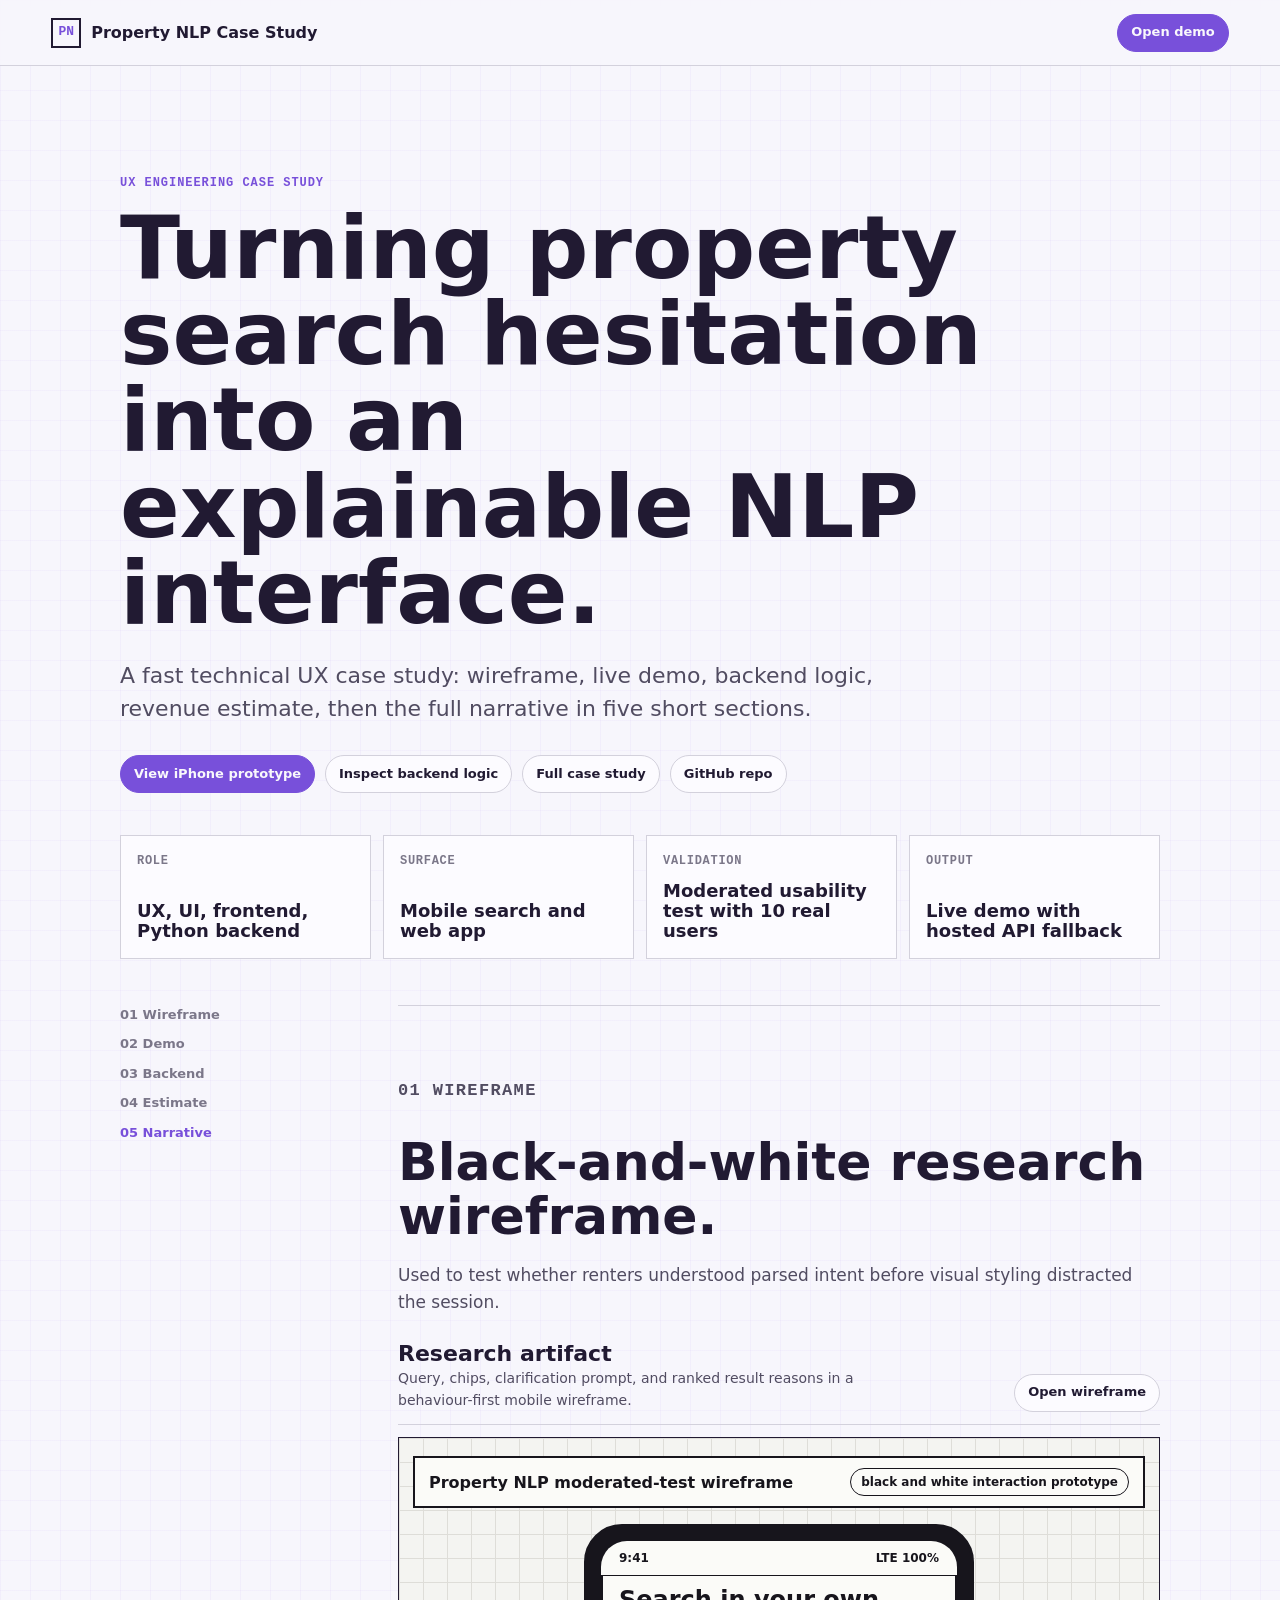
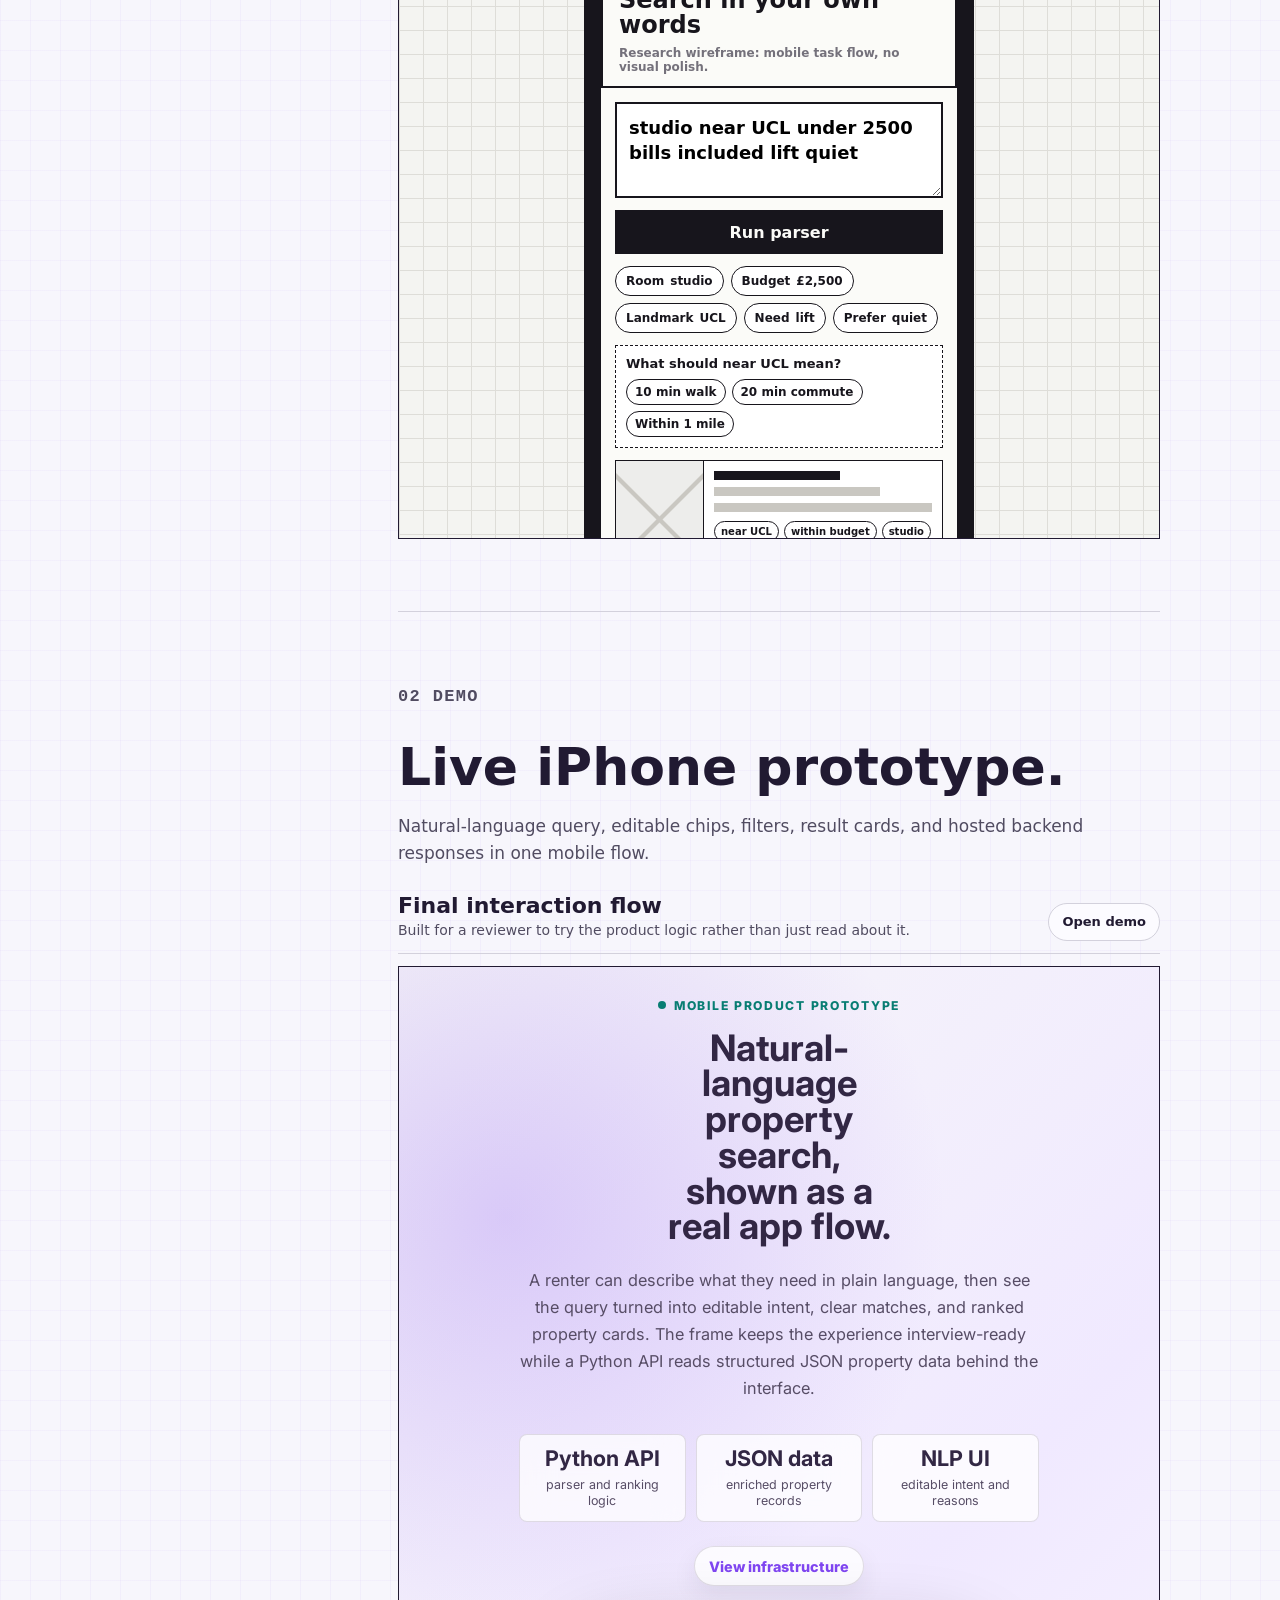
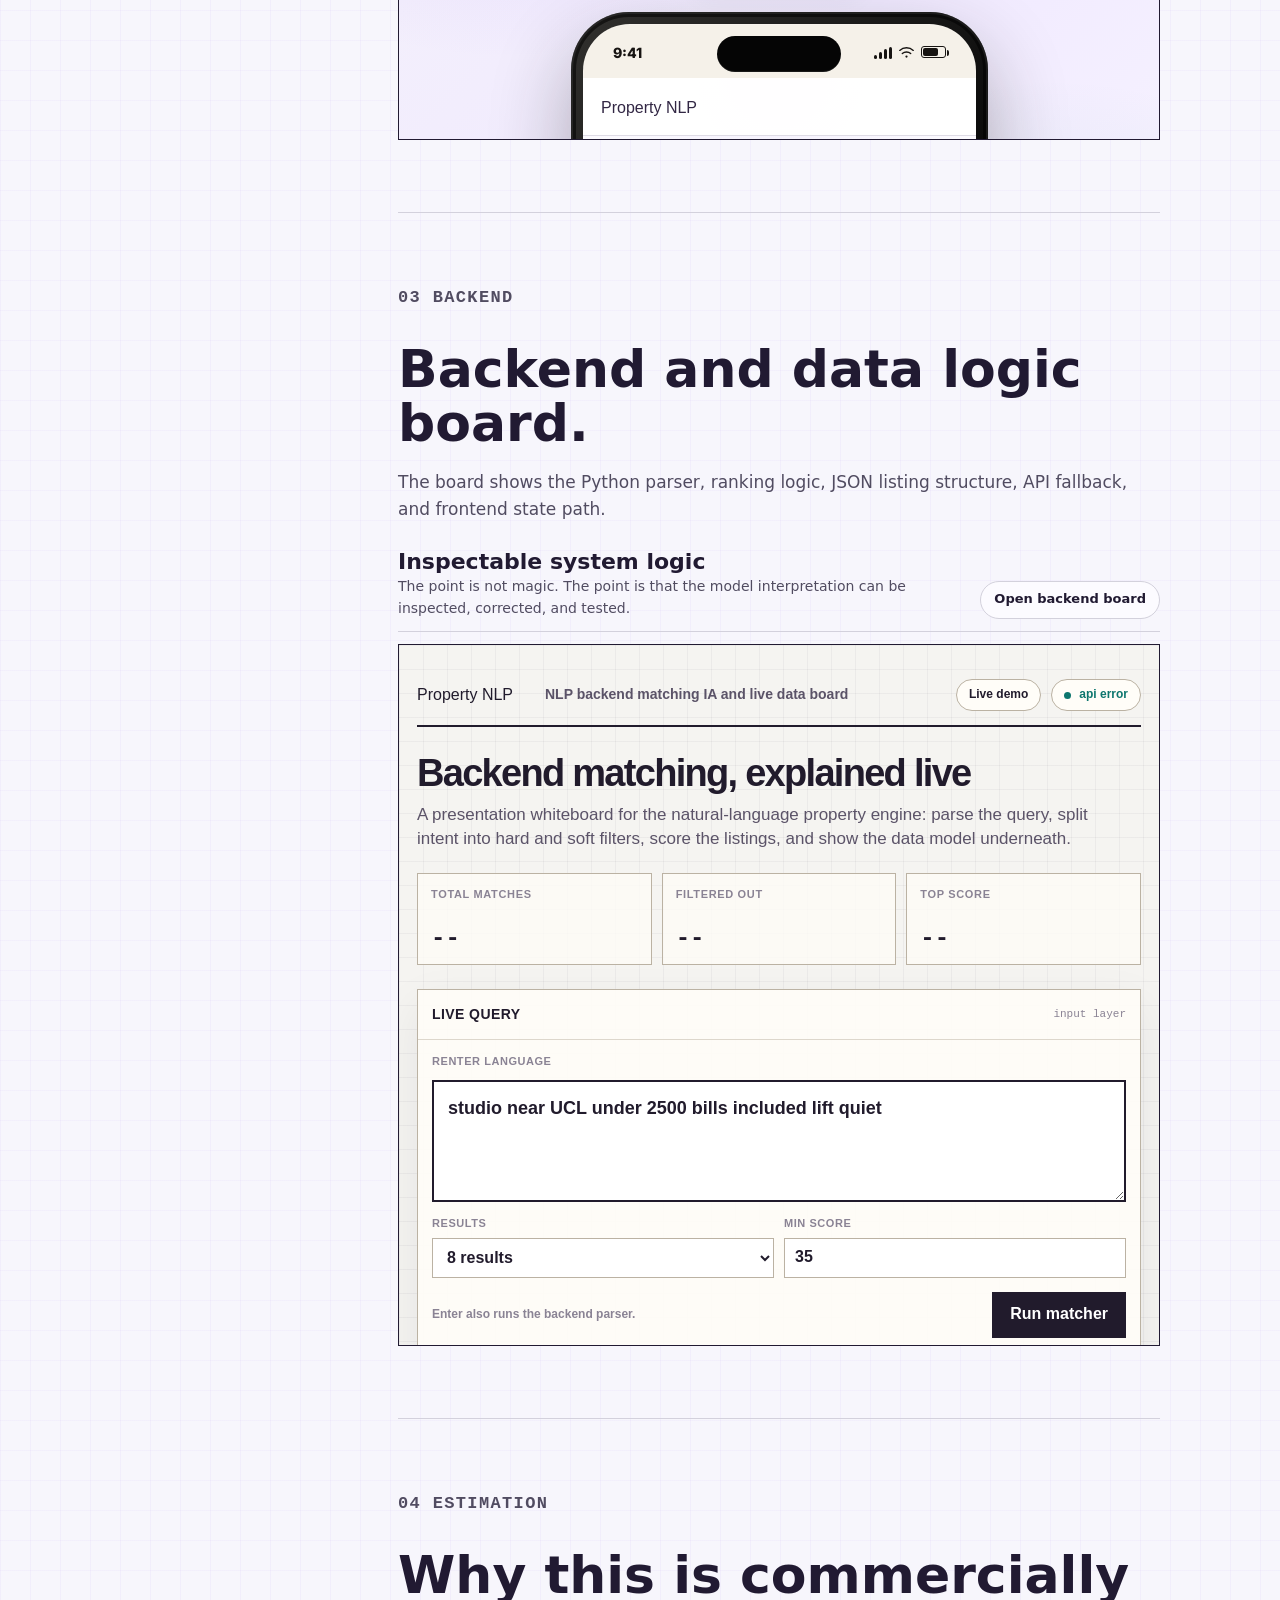
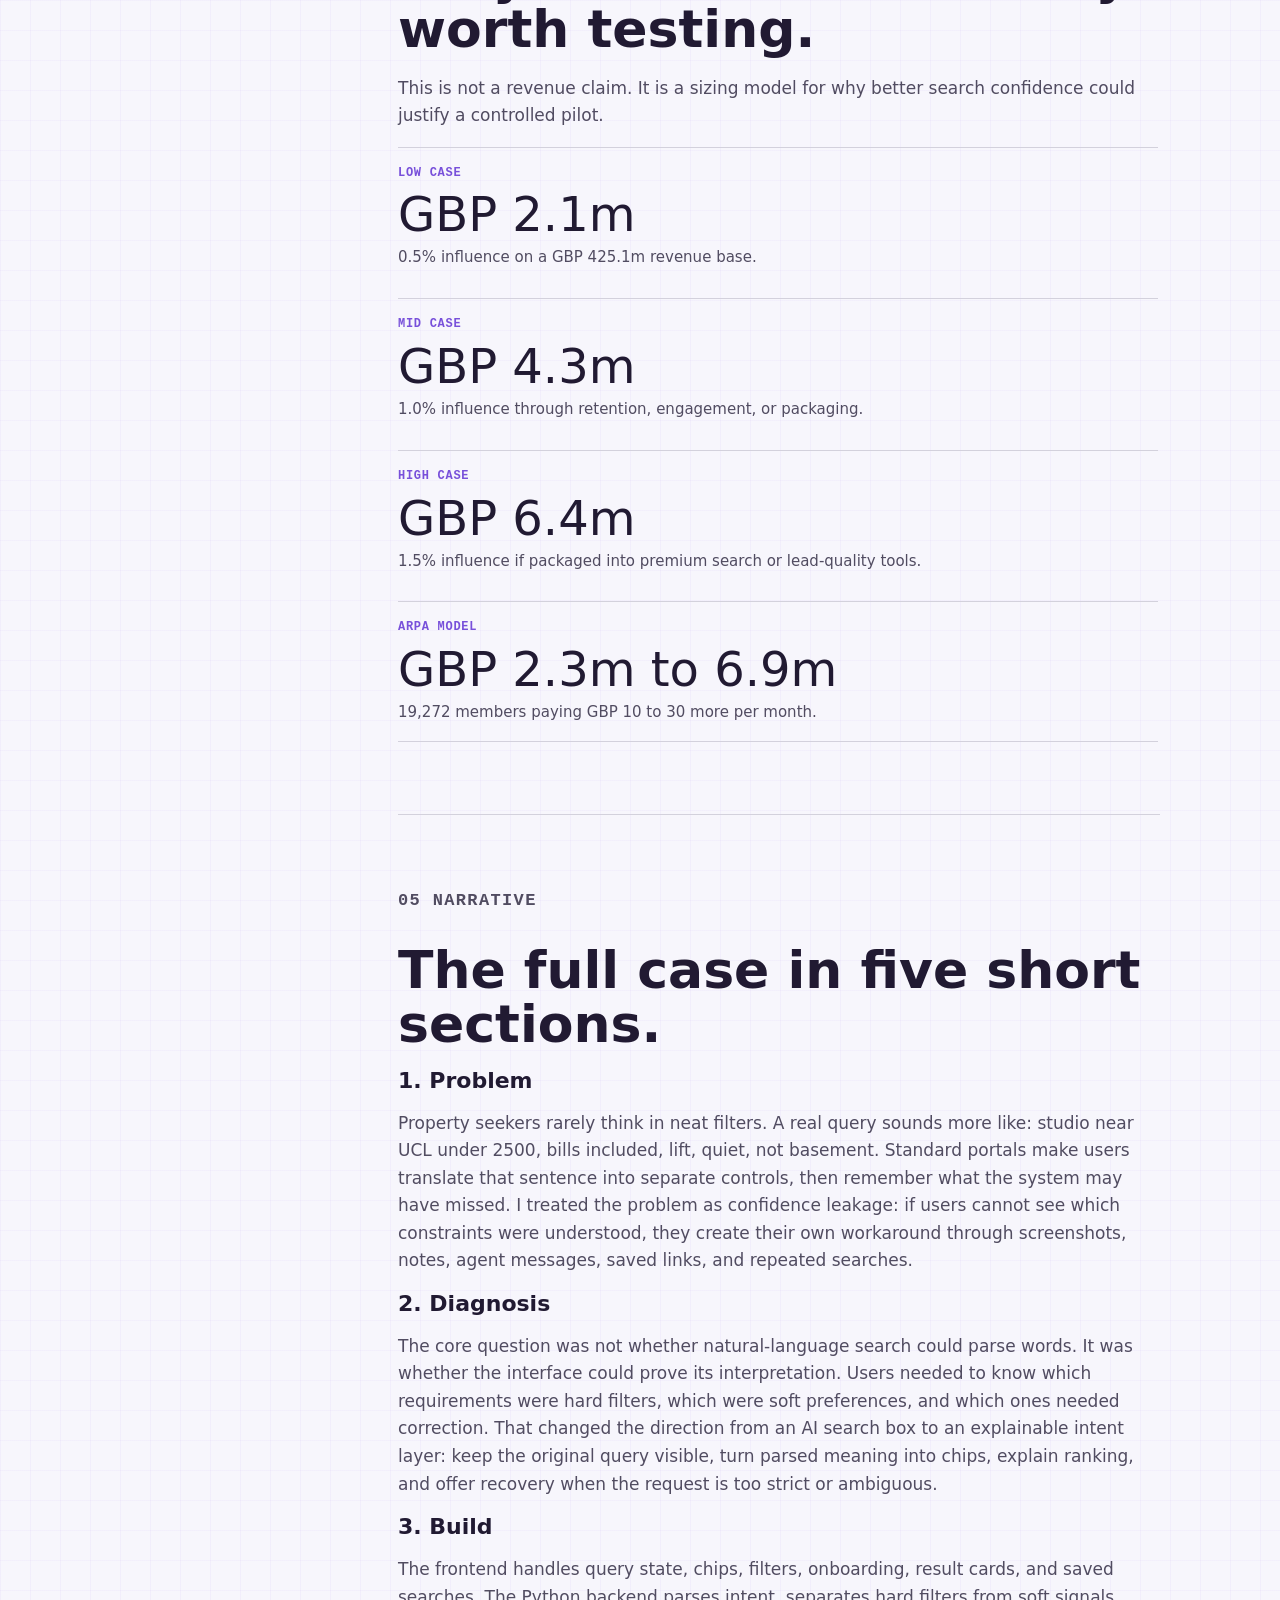
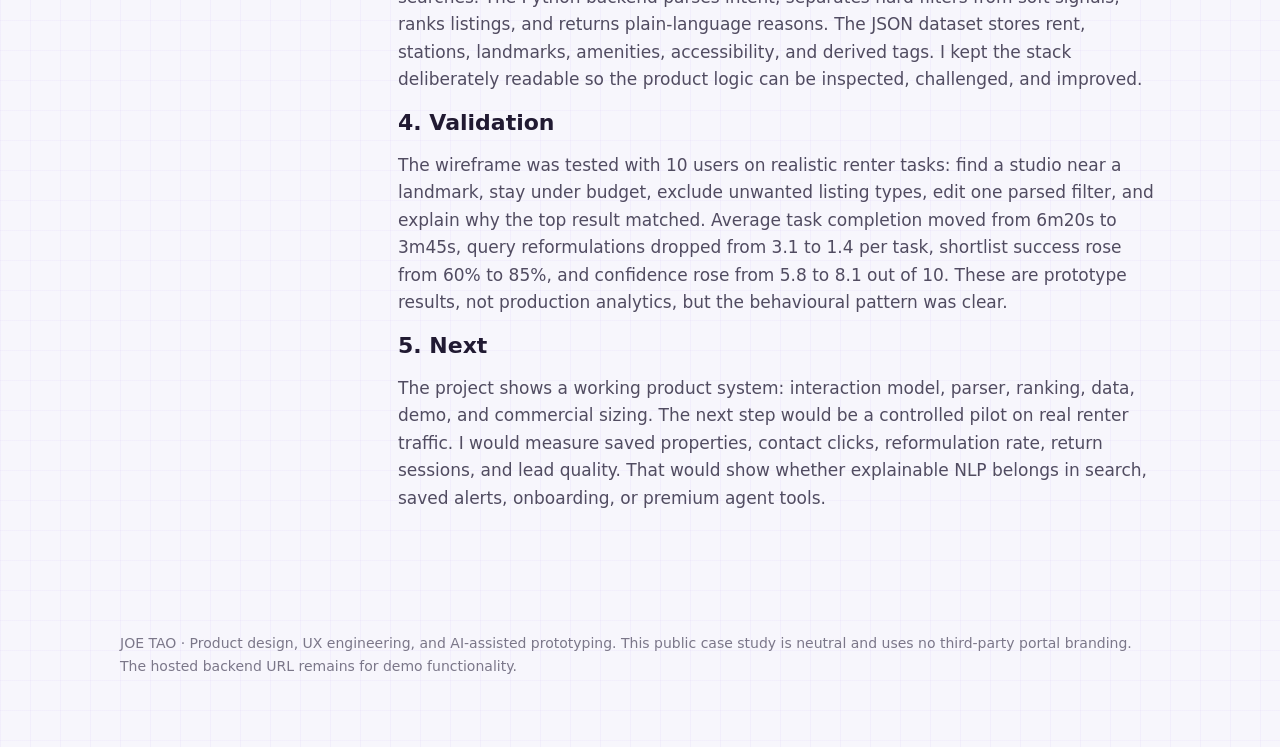
<file: index.html>
<!doctype html>
<html lang="en">
<head>
  <meta charset="utf-8">
  <meta name="viewport" content="width=device-width, initial-scale=1">
  <title>Property NLP Search Case Study</title>
  <meta name="description" content="UX and development case study for a natural-language property search prototype with editable intent, explainable ranking, usability testing, and revenue modelling.">
  <style>
    :root {
      --paper: oklch(97.5% 0.008 296);
      --sheet: oklch(99% 0.006 296);
      --ink: oklch(24% 0.045 296);
      --soft: oklch(43% 0.035 296);
      --muted: oklch(58% 0.027 296);
      --line: oklch(86.5% 0.015 296);
      --accent: oklch(55% 0.2 292);
      --accent-soft: oklch(94% 0.035 292);
      --green-soft: oklch(94% 0.035 172);
      --amber-soft: oklch(94% 0.04 66);
      --mono: "SF Mono", "JetBrains Mono", ui-monospace, monospace;
      --sans: Inter, ui-sans-serif, system-ui, -apple-system, BlinkMacSystemFont, "Segoe UI", sans-serif;
      --serif: Georgia, "Times New Roman", serif;
    }

    * {
      box-sizing: border-box;
    }

    html {
      scroll-behavior: smooth;
    }

    body {
      margin: 0;
      background:
        linear-gradient(90deg, rgba(128, 70, 241, 0.045) 0 1px, transparent 1px),
        linear-gradient(rgba(128, 70, 241, 0.035) 0 1px, transparent 1px),
        var(--paper);
      background-size: 30px 30px;
      color: var(--ink);
      font-family: var(--sans);
      line-height: 1.58;
      letter-spacing: 0;
    }

    a {
      color: inherit;
      text-decoration: none;
    }

    .topbar {
      position: sticky;
      top: 0;
      z-index: 20;
      min-height: 66px;
      padding: 0 clamp(18px, 4vw, 52px);
      border-bottom: 1px solid var(--line);
      background: color-mix(in oklch, var(--paper) 92%, transparent);
      backdrop-filter: blur(14px);
      display: flex;
      align-items: center;
      justify-content: space-between;
      gap: 18px;
    }

    .brand {
      display: inline-flex;
      align-items: center;
      gap: 10px;
      font-weight: 860;
    }

    .brand-mark {
      width: 30px;
      height: 30px;
      border: 2px solid var(--ink);
      display: grid;
      place-items: center;
      color: var(--accent);
      font-family: var(--mono);
      font-size: 13px;
    }

    .nav {
      display: flex;
      flex-wrap: wrap;
      justify-content: flex-end;
      gap: 10px;
    }

    .nav a,
    .button {
      min-height: 38px;
      padding: 0 13px;
      border: 1px solid var(--line);
      border-radius: 999px;
      display: inline-flex;
      align-items: center;
      justify-content: center;
      background: var(--sheet);
      color: var(--ink);
      font-size: 13px;
      font-weight: 760;
    }

    .button.primary {
      border-color: var(--accent);
      background: var(--accent);
      color: oklch(98% 0.006 296);
    }

    main {
      width: min(1040px, calc(100% - 36px));
      margin: 0 auto;
    }

    .hero {
      padding: clamp(54px, 9vw, 108px) 0 46px;
      border-top: 0;
    }

    .eyebrow,
    .kicker,
    .table-label {
      margin: 0 0 12px;
      color: var(--accent);
      font-family: var(--mono);
      font-size: 12px;
      font-weight: 860;
      letter-spacing: 0.08em;
      text-transform: uppercase;
    }

    h1 {
      max-width: 900px;
      margin: 0;
      font-size: clamp(44px, 7.4vw, 88px);
      line-height: 0.98;
      letter-spacing: 0;
      font-weight: 870;
    }

    h2 {
      max-width: 820px;
      margin: 0;
      font-size: clamp(30px, 4.3vw, 52px);
      line-height: 1.05;
      letter-spacing: 0;
      font-weight: 830;
    }

    h3 {
      margin: 0;
      font-size: 22px;
      line-height: 1.18;
    }

    p {
      margin: 0;
    }

    .lede {
      max-width: 760px;
      margin-top: 24px;
      color: var(--soft);
      font-size: clamp(18px, 2vw, 22px);
      line-height: 1.48;
    }

    .hero-actions {
      margin-top: 30px;
      display: flex;
      flex-wrap: wrap;
      gap: 10px;
    }

    .meta-strip {
      margin-top: 42px;
      display: grid;
      grid-template-columns: repeat(4, minmax(0, 1fr));
      gap: 12px;
    }

    .meta {
      min-height: 116px;
      padding: 16px;
      border: 1px solid var(--line);
      background: var(--sheet);
      display: grid;
      align-content: space-between;
    }

    .meta span {
      color: var(--muted);
      font-family: var(--mono);
      font-size: 12px;
      font-weight: 840;
      letter-spacing: 0.06em;
      text-transform: uppercase;
    }

    .meta strong {
      display: block;
      margin-top: 10px;
      font-size: 18px;
      line-height: 1.12;
      font-weight: 560;
    }

    section {
      padding: 72px 0;
      border-top: 1px solid var(--line);
    }

    .case-study-shell {
      display: grid;
      grid-template-columns: 220px minmax(0, 1fr);
      gap: clamp(22px, 5vw, 58px);
      align-items: start;
    }

    .case-nav {
      position: sticky;
      top: 86px;
      display: grid;
      align-self: start;
    }

    .case-nav nav {
      display: grid;
      gap: 8px;
      color: var(--muted);
      font-size: 13px;
      font-weight: 720;
      letter-spacing: 0;
      text-transform: none;
    }

    .case-nav nav a {
      width: fit-content;
      border-bottom: 1px solid transparent;
      transition: color 160ms ease, border-color 160ms ease;
    }

    .case-nav nav a.active {
      color: var(--accent);
      font-weight: 760;
    }

    .case-nav nav a:hover,
    .case-nav nav a:focus-visible {
      color: var(--ink);
      border-bottom-color: var(--ink);
      outline: 0;
    }

    .article {
      display: block;
    }

    .content {
      max-width: 760px;
      display: grid;
      gap: 18px;
    }

    .article.showcase .content {
      max-width: 1040px;
    }

    .content p,
    .content li {
      color: var(--soft);
      font-size: 17px;
    }

    .content strong {
      color: var(--ink);
      font-size: 0.94em;
      font-weight: 540;
    }

    .content ul {
      margin: 0;
      padding-left: 20px;
      display: grid;
      gap: 8px;
    }

    .number-grid {
      display: grid;
      grid-template-columns: repeat(3, minmax(0, 1fr));
      gap: 12px;
    }

    .number-card {
      min-height: 138px;
      padding: 14px 0 16px;
      border-top: 1px solid var(--line);
      border-bottom: 1px solid var(--line);
      background: transparent;
      display: grid;
      align-content: space-between;
    }

    .number-card strong {
      display: block;
      color: var(--ink);
      font-size: clamp(34px, 5vw, 56px);
      line-height: 1;
      letter-spacing: 0;
    }

    .number-card span {
      color: var(--accent);
      font-family: var(--mono);
      font-size: 12px;
      font-weight: 860;
      letter-spacing: 0.06em;
      text-transform: uppercase;
    }

    .number-card p {
      color: var(--soft);
      font-size: 14px;
    }

    .research-prose {
      display: grid;
      gap: 16px;
    }

    .research-prose p {
      font-size: 17px;
      line-height: 1.62;
    }

    .research-facts {
      margin: 4px 0 2px;
      padding: 16px 0;
      border-top: 1px solid var(--line);
      border-bottom: 1px solid var(--line);
      display: grid;
      gap: 10px;
    }

    .research-facts p {
      font-size: 15px;
      line-height: 1.52;
    }

    .research-facts strong {
      color: var(--accent);
      font-family: var(--mono);
      font-size: 11px;
      font-weight: 560;
      letter-spacing: 0.06em;
      text-transform: uppercase;
    }

    .research-map,
    .stack-map,
    .forecast-grid {
      display: grid;
      gap: 12px;
    }

    .research-row,
    .stack-row {
      display: grid;
      grid-template-columns: 92px minmax(0, 1fr);
      gap: 14px;
      padding: 15px 0;
      border-top: 1px solid var(--line);
      background: transparent;
      align-items: start;
    }

    .research-row:last-child,
    .stack-row:last-child {
      border-bottom: 1px solid var(--line);
    }

    .research-row .step,
    .stack-row .step {
      color: var(--accent);
      font-family: var(--mono);
      font-size: 13px;
      font-weight: 720;
    }

    .research-row p,
    .stack-row p {
      margin-top: 4px;
      color: var(--soft);
      font-size: 15px;
    }

    .comparison-bars {
      display: grid;
      gap: 14px;
    }

    .comparison {
      padding: 16px 0;
      border-top: 1px solid var(--line);
      background: transparent;
      display: grid;
      gap: 10px;
    }

    .comparison:last-child {
      border-bottom: 1px solid var(--line);
    }

    .comparison-head {
      display: flex;
      justify-content: space-between;
      gap: 14px;
      align-items: baseline;
    }

    .comparison-head strong {
      color: var(--ink);
      font-size: 15px;
      font-weight: 540;
    }

    .comparison-head span {
      color: var(--accent);
      font-family: var(--mono);
      font-size: 12px;
      font-weight: 860;
    }

    .bar-pair {
      display: grid;
      gap: 7px;
    }

    .bar-line {
      display: grid;
      grid-template-columns: 88px minmax(0, 1fr) 68px;
      gap: 8px;
      align-items: center;
      color: var(--muted);
      font-family: var(--mono);
      font-size: 11px;
      font-weight: 820;
    }

    .track {
      height: 12px;
      border: 1px solid var(--line);
      background: var(--paper);
    }

    .track span {
      display: block;
      height: 100%;
      width: var(--value);
      background: var(--accent);
    }

    .bar-line.before .track span {
      background: var(--muted);
    }

    .forecast-card {
      padding: 16px 0;
      border-top: 1px solid var(--line);
      background: transparent;
      display: grid;
      gap: 8px;
    }

    .forecast-card:last-child {
      border-bottom: 1px solid var(--line);
    }

    .forecast-card strong {
      font-size: clamp(30px, 5vw, 48px);
      line-height: 1;
    }

    .forecast-card span {
      color: var(--accent);
      font-family: var(--mono);
      font-size: 12px;
      font-weight: 860;
      letter-spacing: 0.06em;
      text-transform: uppercase;
    }

    .forecast-card p {
      color: var(--soft);
      font-size: 15px;
    }

    .quote {
      margin: 8px 0;
      padding: 22px;
      border: 1px solid var(--ink);
      background: var(--sheet);
      font-family: var(--serif);
      font-size: clamp(22px, 3vw, 34px);
      line-height: 1.18;
      color: var(--ink);
    }

    .artifact {
      margin: 18px 0;
      border-top: 1px solid var(--ink);
      border-bottom: 1px solid var(--ink);
      background: transparent;
    }

    .artifact-visual {
      min-height: 260px;
      padding: clamp(18px, 4vw, 32px);
      background: transparent;
      display: grid;
      place-items: center;
    }

    .wireframe {
      width: min(720px, 100%);
      display: grid;
      gap: 10px;
    }

    .wireframe-frame {
      width: 100%;
      height: min(82vh, 820px);
      border: 1px solid var(--ink);
      background: var(--sheet);
      display: block;
    }

    .caption {
      padding: 14px 0;
      border-top: 1px solid var(--ink);
      color: var(--soft);
      font-size: 14px;
    }

    .caption strong {
      display: block;
      margin-bottom: 4px;
      color: var(--ink);
      font-size: 0.94em;
      font-weight: 540;
    }

    .data-table {
      width: 100%;
      border-collapse: collapse;
      background: transparent;
      border-top: 1px solid var(--line);
      border-bottom: 1px solid var(--line);
      font-size: 15px;
    }

    .data-table th,
    .data-table td {
      padding: 13px 0;
      border-bottom: 1px solid var(--line);
      text-align: left;
      vertical-align: top;
    }

    .data-table th {
      color: var(--muted);
      font-family: var(--mono);
      font-size: 12px;
      letter-spacing: 0.06em;
      text-transform: uppercase;
    }

    .data-table tr:last-child td {
      border-bottom: 0;
    }

    .data-table td {
      color: var(--soft);
    }

    .data-table strong {
      color: var(--ink);
      font-size: 0.94em;
      font-weight: 540;
    }

    .callout {
      padding: 18px 0;
      border-top: 1px solid var(--line);
      border-bottom: 1px solid var(--line);
      background: transparent;
      color: var(--ink);
    }

    .callout strong {
      display: block;
      margin-bottom: 6px;
      font-size: 0.94em;
      font-weight: 540;
    }

    .app-embed {
      margin-top: 8px;
      display: grid;
      gap: 12px;
    }

    .app-embed-head {
      display: flex;
      justify-content: space-between;
      gap: 16px;
      align-items: end;
      padding-bottom: 12px;
      border-bottom: 1px solid var(--line);
    }

    .app-embed-head h3 {
      max-width: 420px;
    }

    .app-embed-head p {
      max-width: 520px;
      color: var(--soft);
      font-size: 14px;
    }

    .app-frame {
      width: 100%;
      height: min(78vh, 760px);
      border: 1px solid var(--ink);
      background: var(--sheet);
      display: block;
    }

    .app-frame.mobile-demo {
      height: min(86vh, 880px);
    }

    .demo-band {
      padding: 24px;
      border: 1px solid var(--ink);
      background: var(--ink);
      color: oklch(97% 0.008 296);
      display: grid;
      grid-template-columns: minmax(0, 1fr) auto;
      gap: 22px;
      align-items: center;
    }

    .demo-band p {
      max-width: 720px;
      margin-top: 8px;
      color: oklch(82% 0.03 296);
    }

    .demo-band .button {
      border-color: oklch(96% 0.01 296);
      background: oklch(96% 0.01 296);
      color: var(--ink);
    }

    .source-list {
      display: grid;
      gap: 8px;
      font-size: 14px;
    }

    .source-list a {
      color: var(--accent);
      text-decoration: underline;
      text-decoration-thickness: 1px;
      text-underline-offset: 3px;
    }

    footer {
      padding: 48px 0 70px;
      color: var(--muted);
      font-size: 14px;
    }

    @media (max-width: 860px) {
      .topbar {
        position: static;
        align-items: flex-start;
        flex-direction: column;
        padding-top: 14px;
        padding-bottom: 14px;
      }

      .nav {
        justify-content: flex-start;
      }

      .meta-strip,
      .case-study-shell,
      .wireframe,
      .number-grid,
      .research-row,
      .stack-row,
      .app-embed-head,
      .demo-band {
        grid-template-columns: 1fr;
      }

      .case-nav {
        position: static;
      }

      .case-nav nav {
        display: flex;
        flex-wrap: wrap;
        gap: 8px 12px;
      }
    }

    @media (max-width: 560px) {
      main {
        width: min(100% - 24px, 1040px);
      }

      section {
        padding: 54px 0;
      }
    }
  </style>
</head>
<body>
  <header class="topbar">
    <a class="brand" href="#">
      <span class="brand-mark">PN</span>
      <span>Property NLP Case Study</span>
    </a>
    <nav class="nav" aria-label="Demo links">
      <a class="button primary" href="demo/iphone-frame.html">Open demo</a>
    </nav>
  </header>

  <main>
    <section class="hero">
      <p class="eyebrow">UX engineering case study</p>
      <h1>Turning property search hesitation into an explainable NLP interface.</h1>
      <p class="lede">A fast technical UX case study: wireframe, live demo, backend logic, revenue estimate, then the full narrative in five short sections.</p>
      <div class="hero-actions">
        <a class="button primary" href="demo/iphone-frame.html">View iPhone prototype</a>
        <a class="button" href="demo/dev_whiteboard.html">Inspect backend logic</a>
        <a class="button" href="full-case-study.html">Full case study</a>
        <a class="button" href="https://github.com/GLJ-JT/property-nlp-search-demo">GitHub repo</a>
      </div>

      <div class="meta-strip" aria-label="Case study summary">
        <article class="meta">
          <span>Role</span>
          <strong>UX, UI, frontend, Python backend</strong>
        </article>
        <article class="meta">
          <span>Surface</span>
          <strong>Mobile search and web app</strong>
        </article>
        <article class="meta">
          <span>Validation</span>
          <strong>Moderated usability test with 10 real users</strong>
        </article>
        <article class="meta">
          <span>Output</span>
          <strong>Live demo with hosted API fallback</strong>
        </article>
      </div>
    </section>

    <div class="case-study-shell">
      <aside class="case-nav">
        <nav aria-label="Case study sections">
          <a class="active" href="#wireframe">01 Wireframe</a>
          <a href="#demo">02 Demo</a>
          <a href="#backend">03 Backend</a>
          <a href="#estimate">04 Estimate</a>
          <a href="#article">05 Narrative</a>
        </nav>
      </aside>

      <div class="case-study-content">
        <section id="wireframe" class="article showcase">
          <div class="content">
            <p class="kicker">01 Wireframe</p>
            <h2>Black-and-white research wireframe.</h2>
            <p>Used to test whether renters understood parsed intent before visual styling distracted the session.</p>
            <div class="app-embed">
              <div class="app-embed-head">
                <div>
                  <h3>Research artifact</h3>
                  <p>Query, chips, clarification prompt, and ranked result reasons in a behaviour-first mobile wireframe.</p>
                </div>
                <a class="button" href="demo/research-wireframe.html">Open wireframe</a>
              </div>
              <iframe class="app-frame" src="demo/research-wireframe.html" title="Embedded property NLP research wireframe"></iframe>
            </div>
          </div>
        </section>

        <section id="demo" class="article showcase">
          <div class="content">
            <p class="kicker">02 Demo</p>
            <h2>Live iPhone prototype.</h2>
            <p>Natural-language query, editable chips, filters, result cards, and hosted backend responses in one mobile flow.</p>
            <div class="app-embed">
              <div class="app-embed-head">
                <div>
                  <h3>Final interaction flow</h3>
                  <p>Built for a reviewer to try the product logic rather than just read about it.</p>
                </div>
                <a class="button" href="demo/iphone-frame.html">Open demo</a>
              </div>
              <iframe class="app-frame mobile-demo" src="demo/iphone-frame.html" title="Embedded iPhone property NLP prototype"></iframe>
            </div>
          </div>
        </section>

        <section id="backend" class="article showcase">
          <div class="content">
            <p class="kicker">03 Backend</p>
            <h2>Backend and data logic board.</h2>
            <p>The board shows the Python parser, ranking logic, JSON listing structure, API fallback, and frontend state path.</p>
            <div class="app-embed">
              <div class="app-embed-head">
                <div>
                  <h3>Inspectable system logic</h3>
                  <p>The point is not magic. The point is that the model interpretation can be inspected, corrected, and tested.</p>
                </div>
                <a class="button" href="demo/dev_whiteboard.html">Open backend board</a>
              </div>
              <iframe class="app-frame" src="demo/dev_whiteboard.html" title="Embedded property NLP backend board"></iframe>
            </div>
          </div>
        </section>

        <section id="estimate" class="article">
          <div class="content">
            <p class="kicker">04 Estimation</p>
            <h2>Why this is commercially worth testing.</h2>
            <p>This is not a revenue claim. It is a sizing model for why better search confidence could justify a controlled pilot.</p>
            <div class="forecast-grid">
              <article class="forecast-card">
                <span>Low case</span>
                <strong>GBP 2.1m</strong>
                <p>0.5% influence on a GBP 425.1m revenue base.</p>
              </article>
              <article class="forecast-card">
                <span>Mid case</span>
                <strong>GBP 4.3m</strong>
                <p>1.0% influence through retention, engagement, or packaging.</p>
              </article>
              <article class="forecast-card">
                <span>High case</span>
                <strong>GBP 6.4m</strong>
                <p>1.5% influence if packaged into premium search or lead-quality tools.</p>
              </article>
              <article class="forecast-card">
                <span>ARPA model</span>
                <strong>GBP 2.3m to 6.9m</strong>
                <p>19,272 members paying GBP 10 to 30 more per month.</p>
              </article>
            </div>
          </div>
        </section>

        <section id="article" class="article">
          <div class="content research-prose">
            <p class="kicker">05 Narrative</p>
            <h2>The full case in five short sections.</h2>

            <h3>1. Problem</h3>
            <p>Property seekers rarely think in neat filters. A real query sounds more like: studio near UCL under 2500, bills included, lift, quiet, not basement. Standard portals make users translate that sentence into separate controls, then remember what the system may have missed. I treated the problem as confidence leakage: if users cannot see which constraints were understood, they create their own workaround through screenshots, notes, agent messages, saved links, and repeated searches.</p>

            <h3>2. Diagnosis</h3>
            <p>The core question was not whether natural-language search could parse words. It was whether the interface could prove its interpretation. Users needed to know which requirements were hard filters, which were soft preferences, and which ones needed correction. That changed the direction from an AI search box to an explainable intent layer: keep the original query visible, turn parsed meaning into chips, explain ranking, and offer recovery when the request is too strict or ambiguous.</p>

            <h3>3. Build</h3>
            <p>The frontend handles query state, chips, filters, onboarding, result cards, and saved searches. The Python backend parses intent, separates hard filters from soft signals, ranks listings, and returns plain-language reasons. The JSON dataset stores rent, stations, landmarks, amenities, accessibility, and derived tags. I kept the stack deliberately readable so the product logic can be inspected, challenged, and improved.</p>

            <h3>4. Validation</h3>
            <p>The wireframe was tested with 10 users on realistic renter tasks: find a studio near a landmark, stay under budget, exclude unwanted listing types, edit one parsed filter, and explain why the top result matched. Average task completion moved from 6m20s to 3m45s, query reformulations dropped from 3.1 to 1.4 per task, shortlist success rose from 60% to 85%, and confidence rose from 5.8 to 8.1 out of 10. These are prototype results, not production analytics, but the behavioural pattern was clear.</p>

            <h3>5. Next</h3>
            <p>The project shows a working product system: interaction model, parser, ranking, data, demo, and commercial sizing. The next step would be a controlled pilot on real renter traffic. I would measure saved properties, contact clicks, reformulation rate, return sessions, and lead quality. That would show whether explainable NLP belongs in search, saved alerts, onboarding, or premium agent tools.</p>
          </div>
        </section>
      </div>
    </div>

    <footer>
      <p>JOE TAO · Product design, UX engineering, and AI-assisted prototyping. This public case study is neutral and uses no third-party portal branding. The hosted backend URL remains for demo functionality.</p>
    </footer>
  </main>
  <script>
    const caseNavLinks = [...document.querySelectorAll('.case-nav a')];
    const caseSections = caseNavLinks
      .map((link) => document.querySelector(link.getAttribute('href')))
      .filter(Boolean);

    const setActiveCaseSection = (id) => {
      caseNavLinks.forEach((link) => {
        link.classList.toggle('active', link.getAttribute('href') === `#${id}`);
      });
    };

    const caseSectionObserver = new IntersectionObserver((entries) => {
      const visible = entries
        .filter((entry) => entry.isIntersecting)
        .sort((a, b) => b.intersectionRatio - a.intersectionRatio)[0];

      if (visible) {
        setActiveCaseSection(visible.target.id);
      }
    }, {
      rootMargin: '-30% 0px -55% 0px',
      threshold: [0.05, 0.2, 0.5]
    });

    caseSections.forEach((section) => caseSectionObserver.observe(section));
  </script>
</body>
</html>
</file>
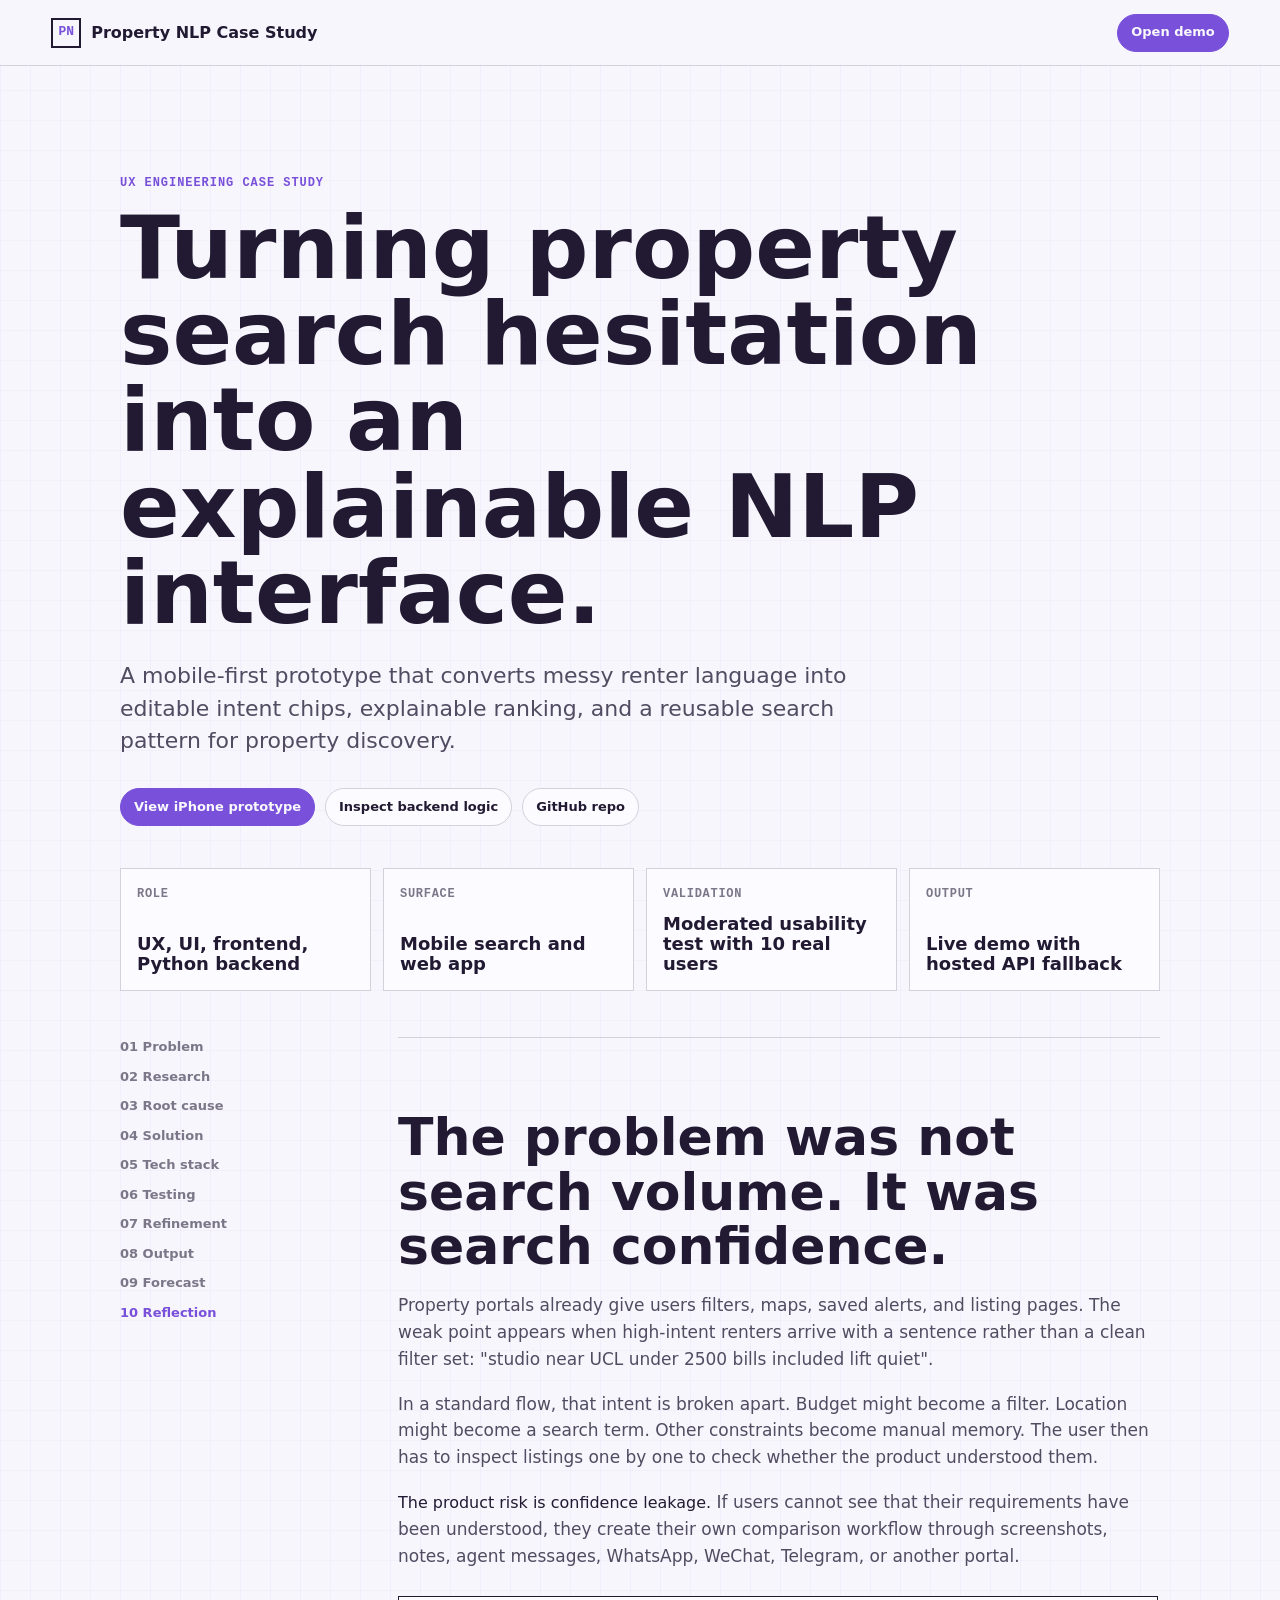
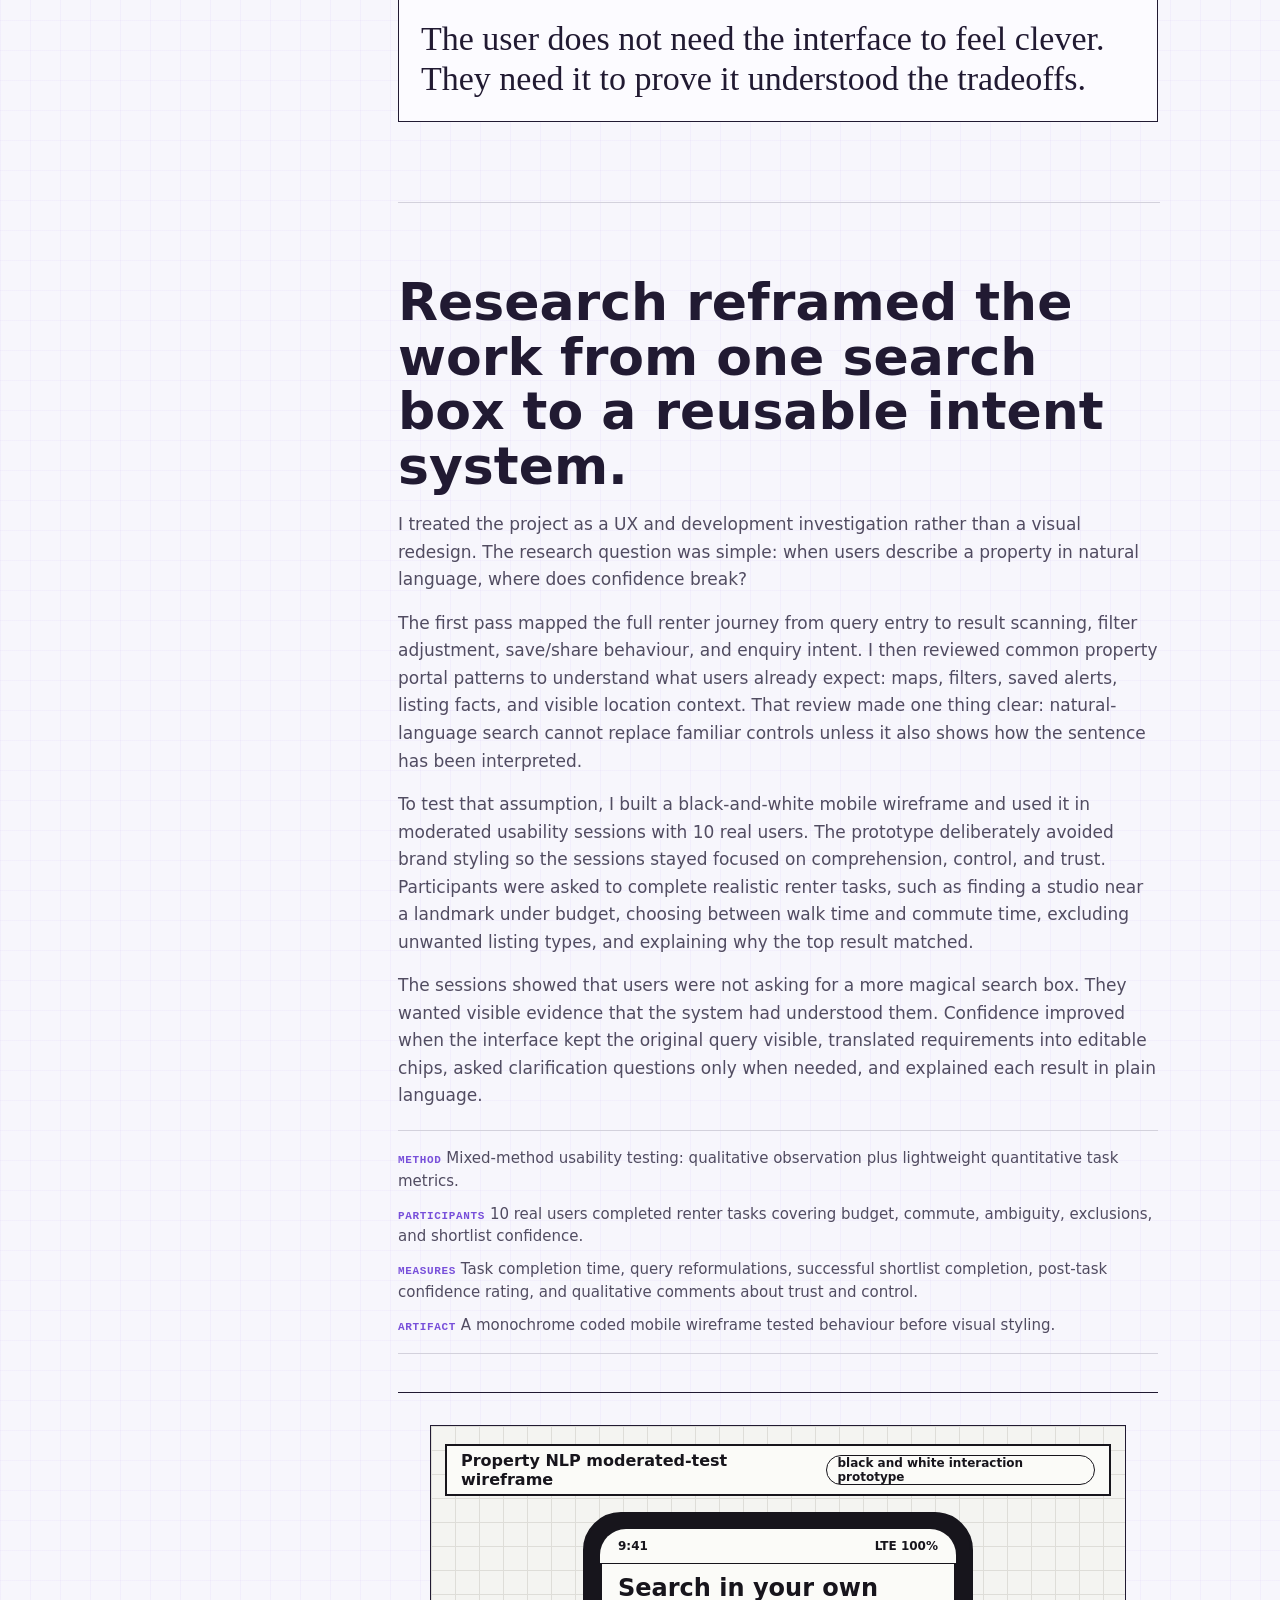
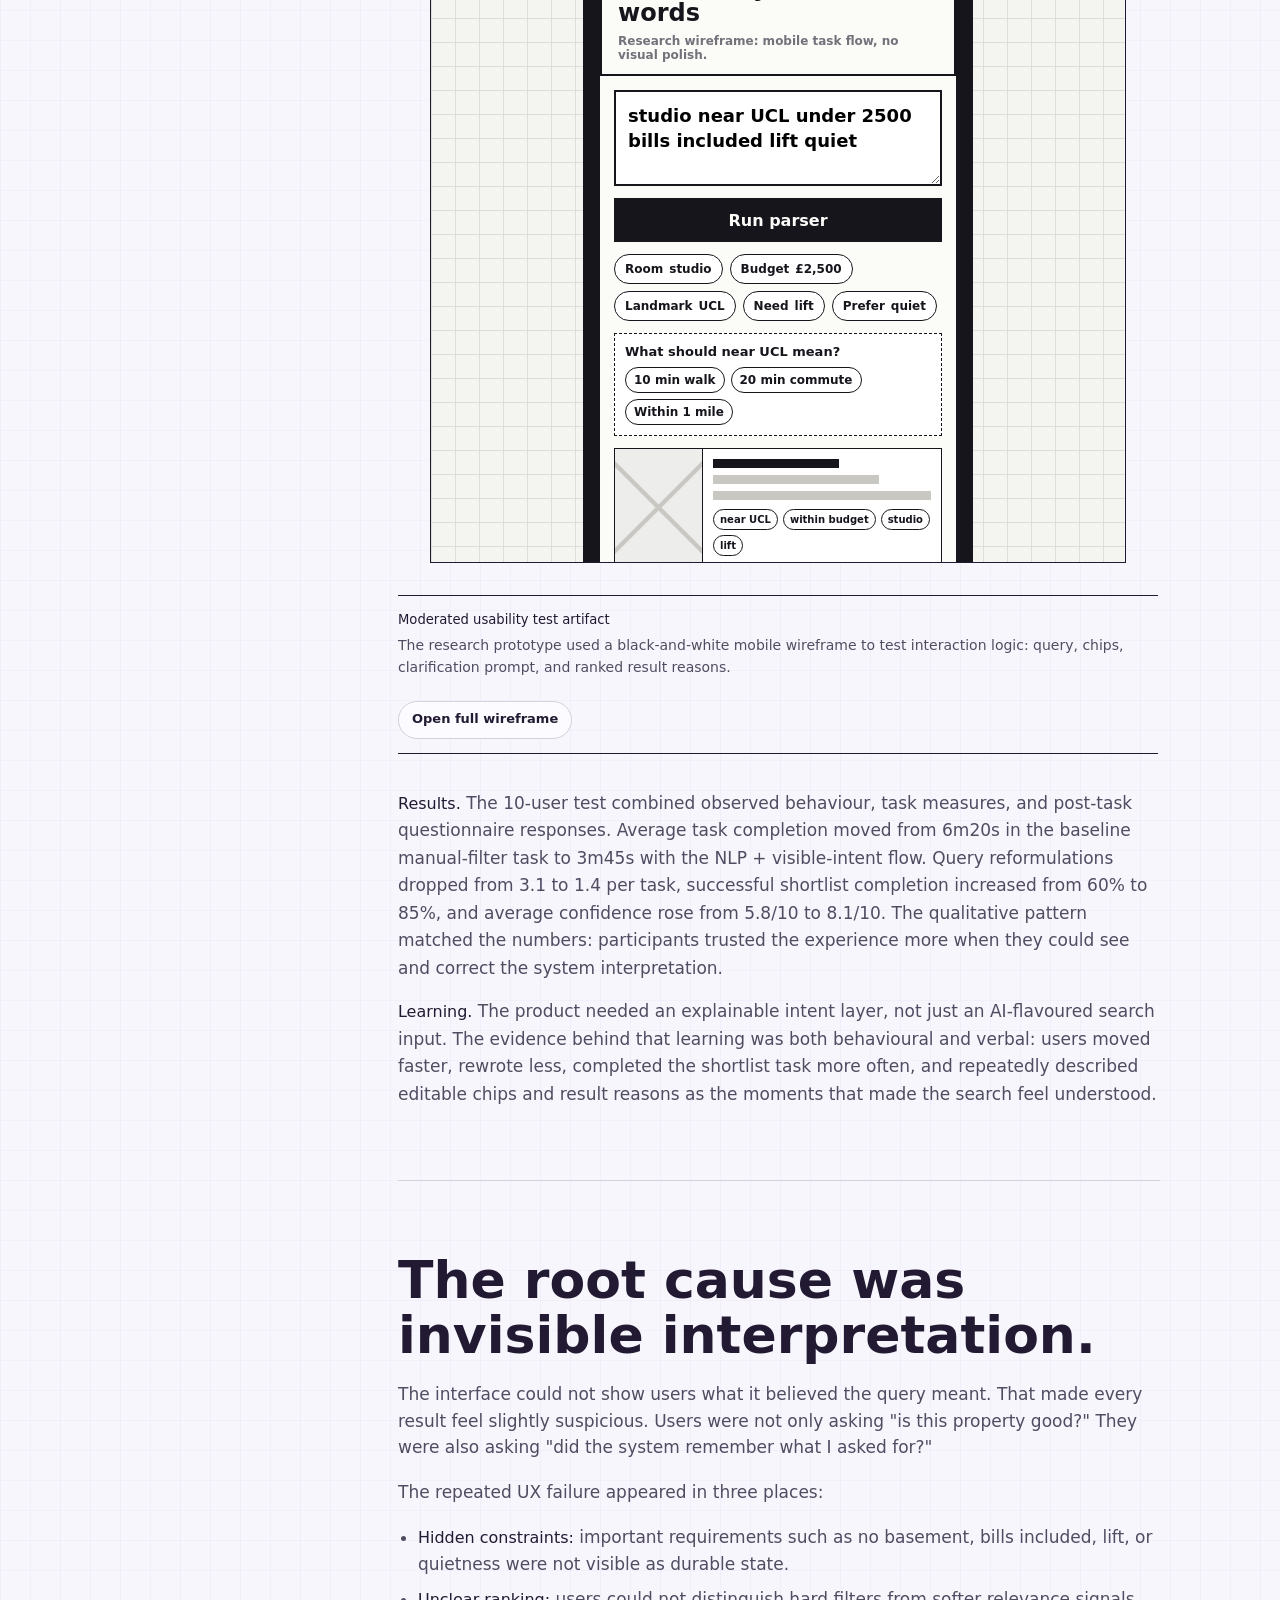
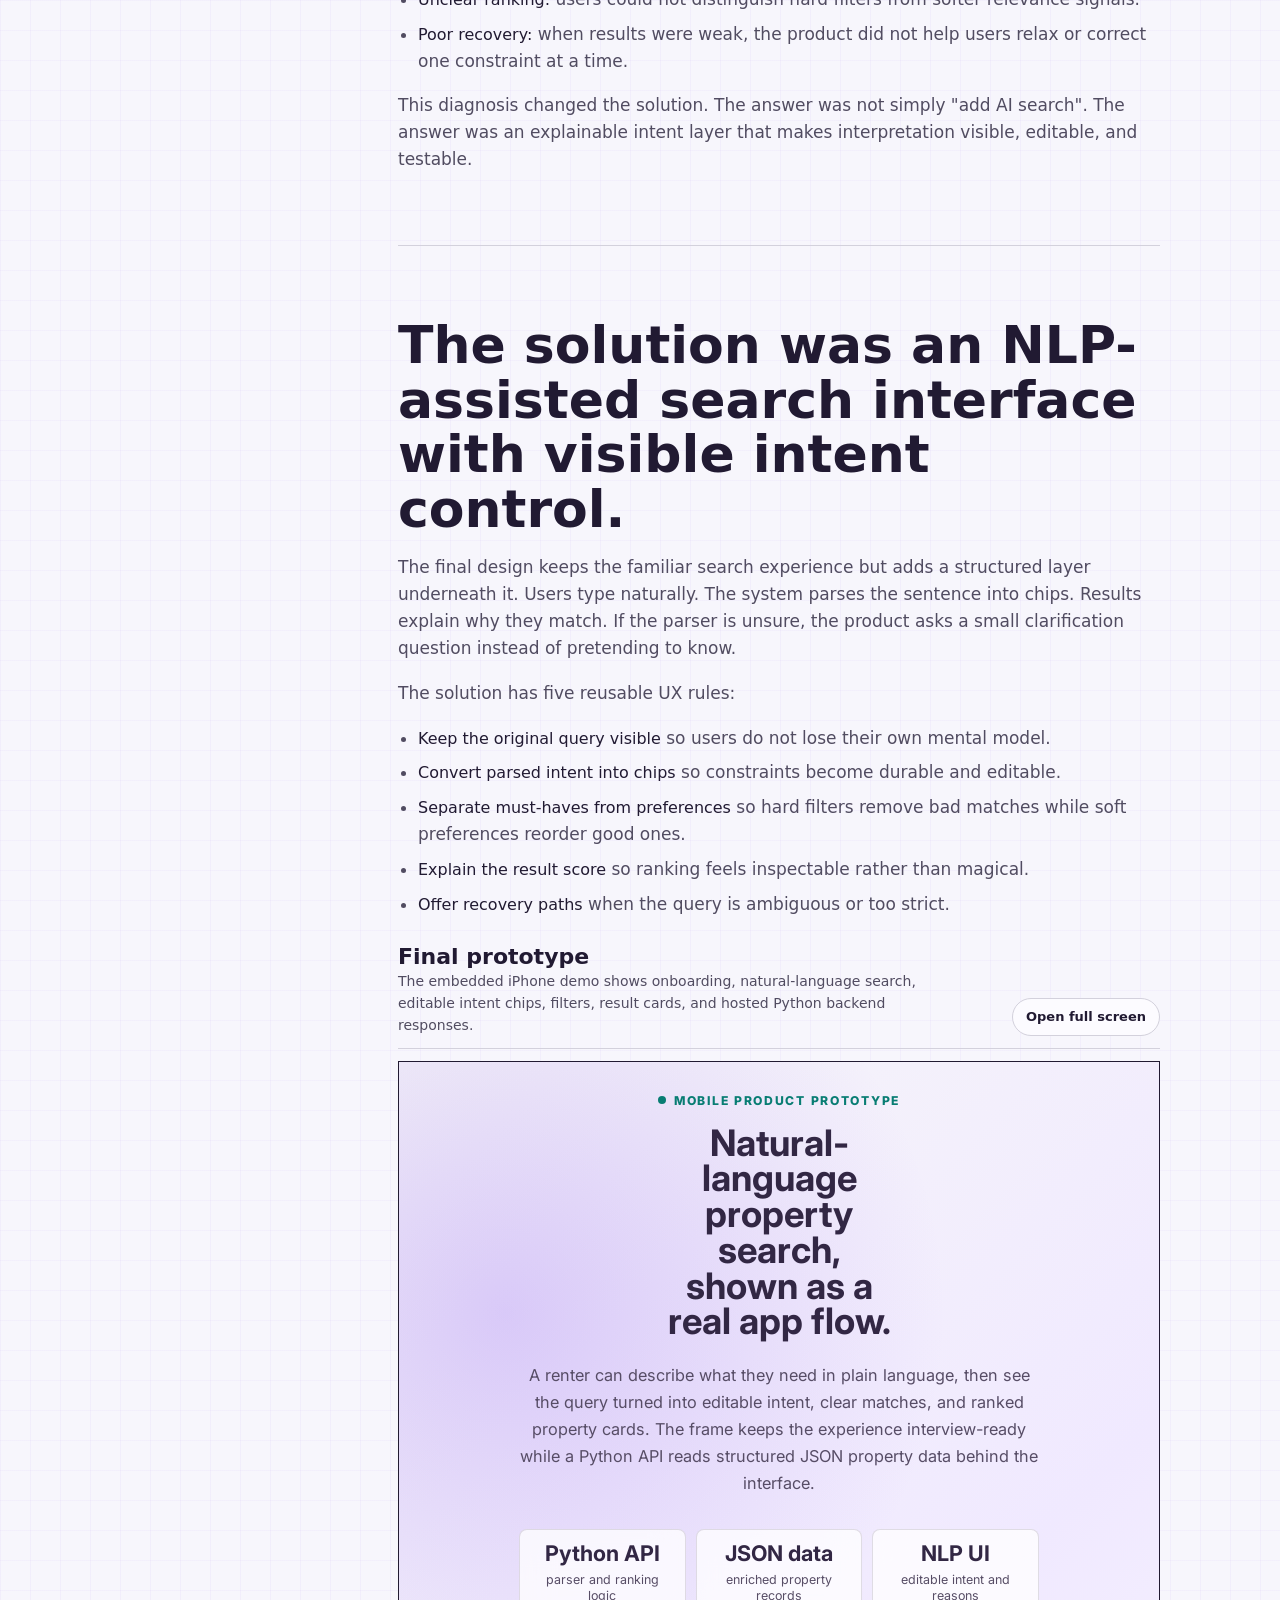
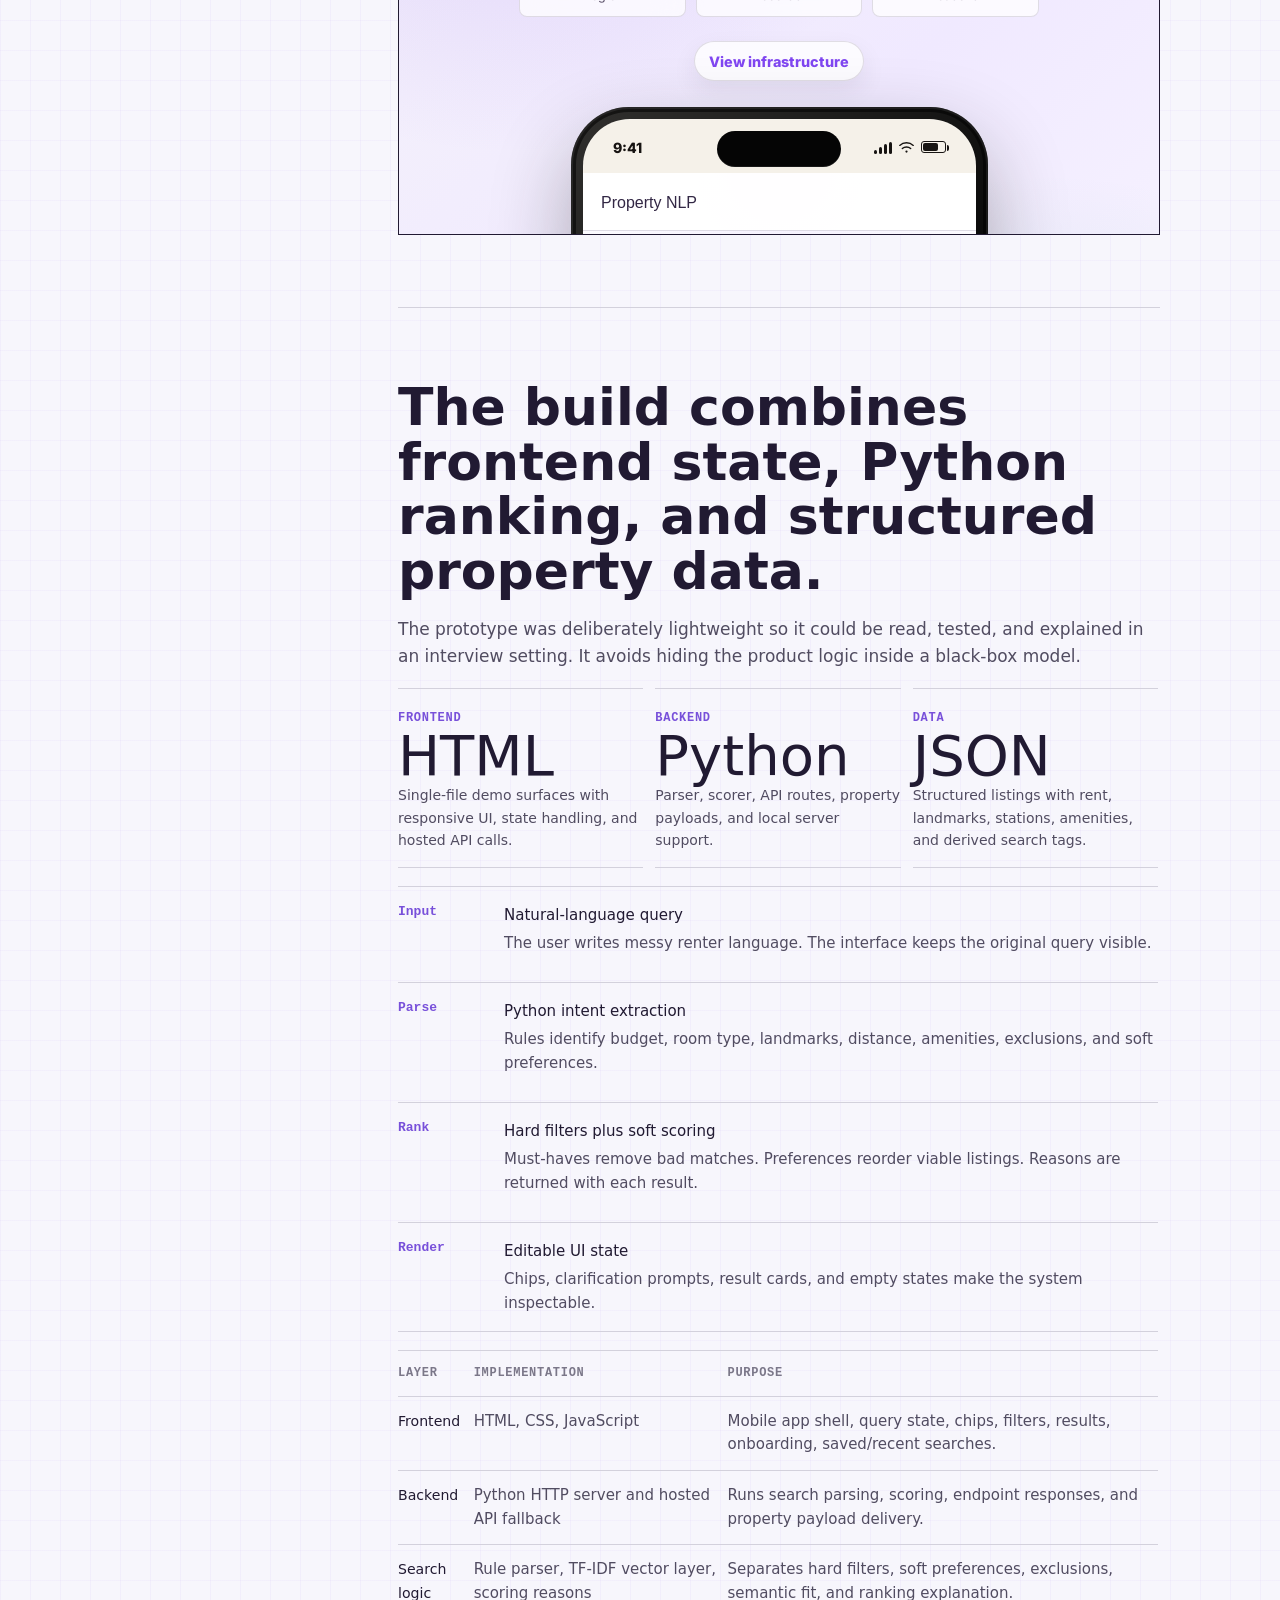
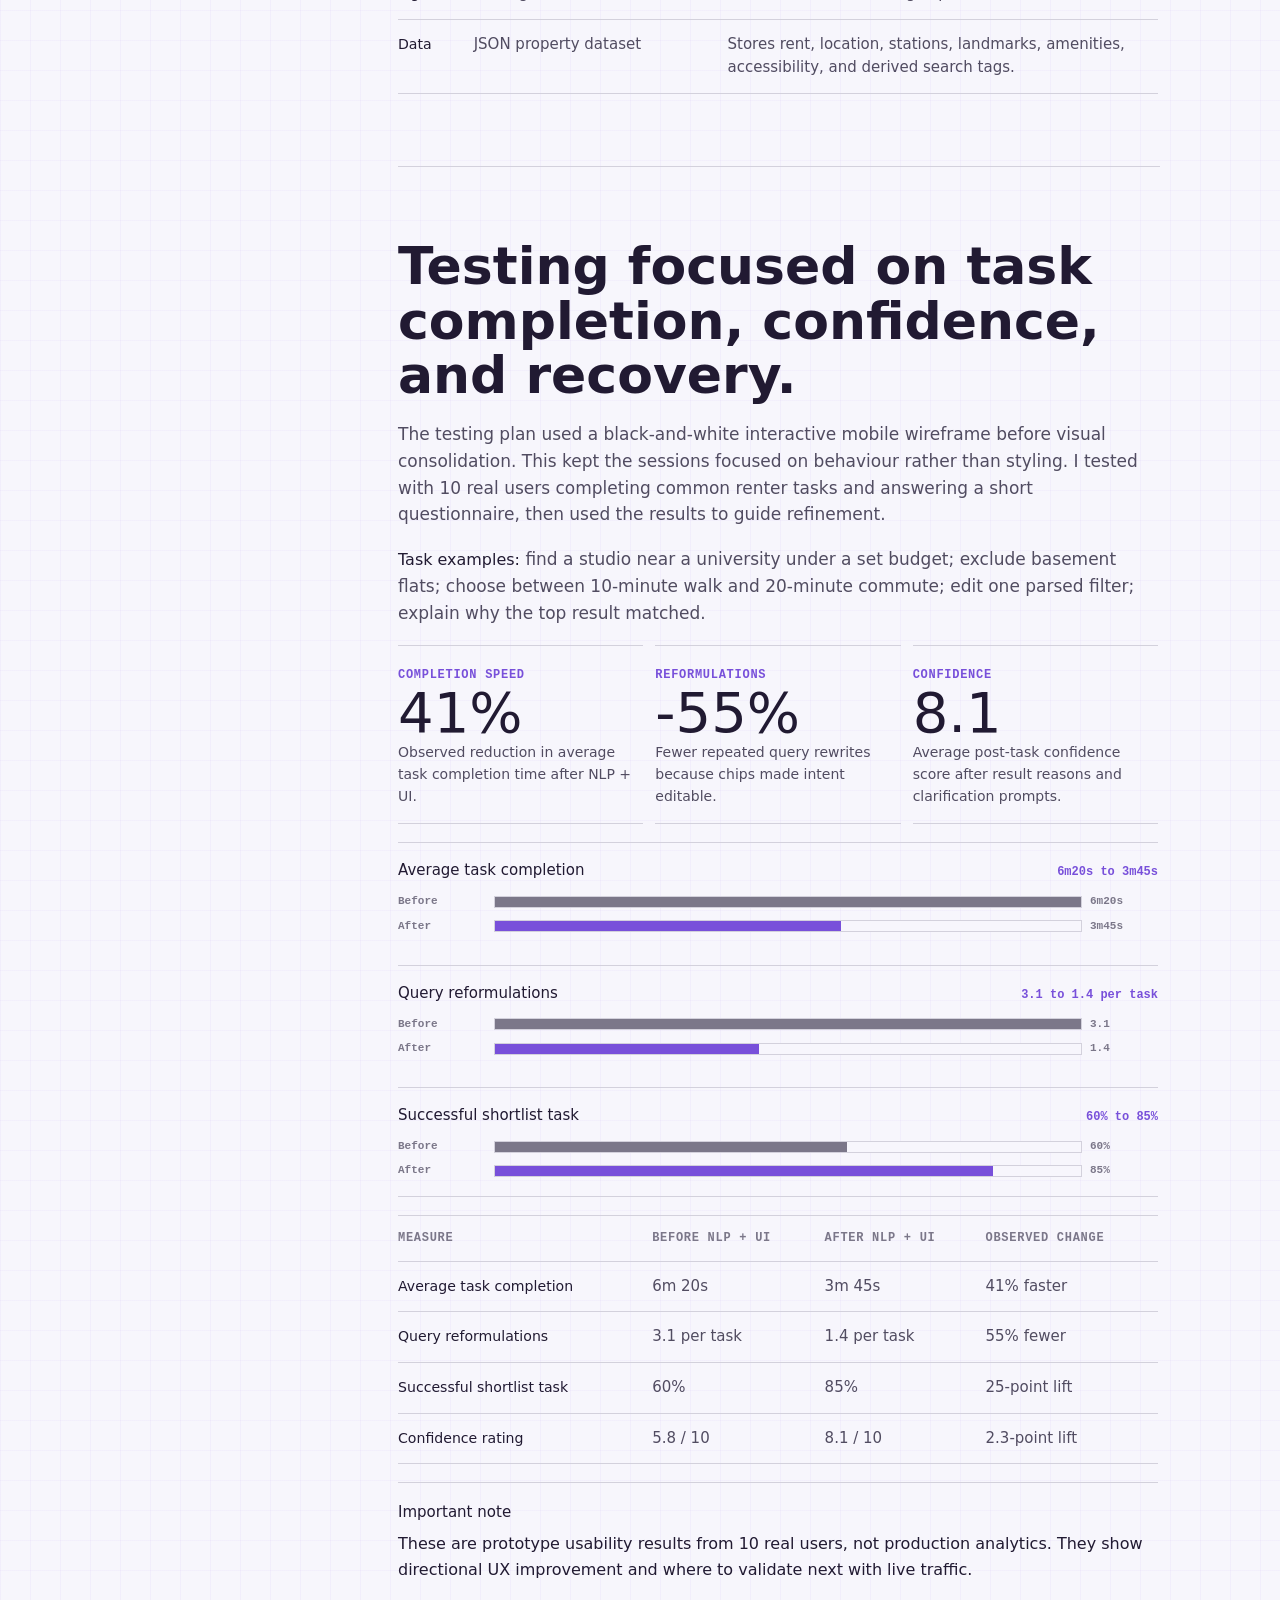
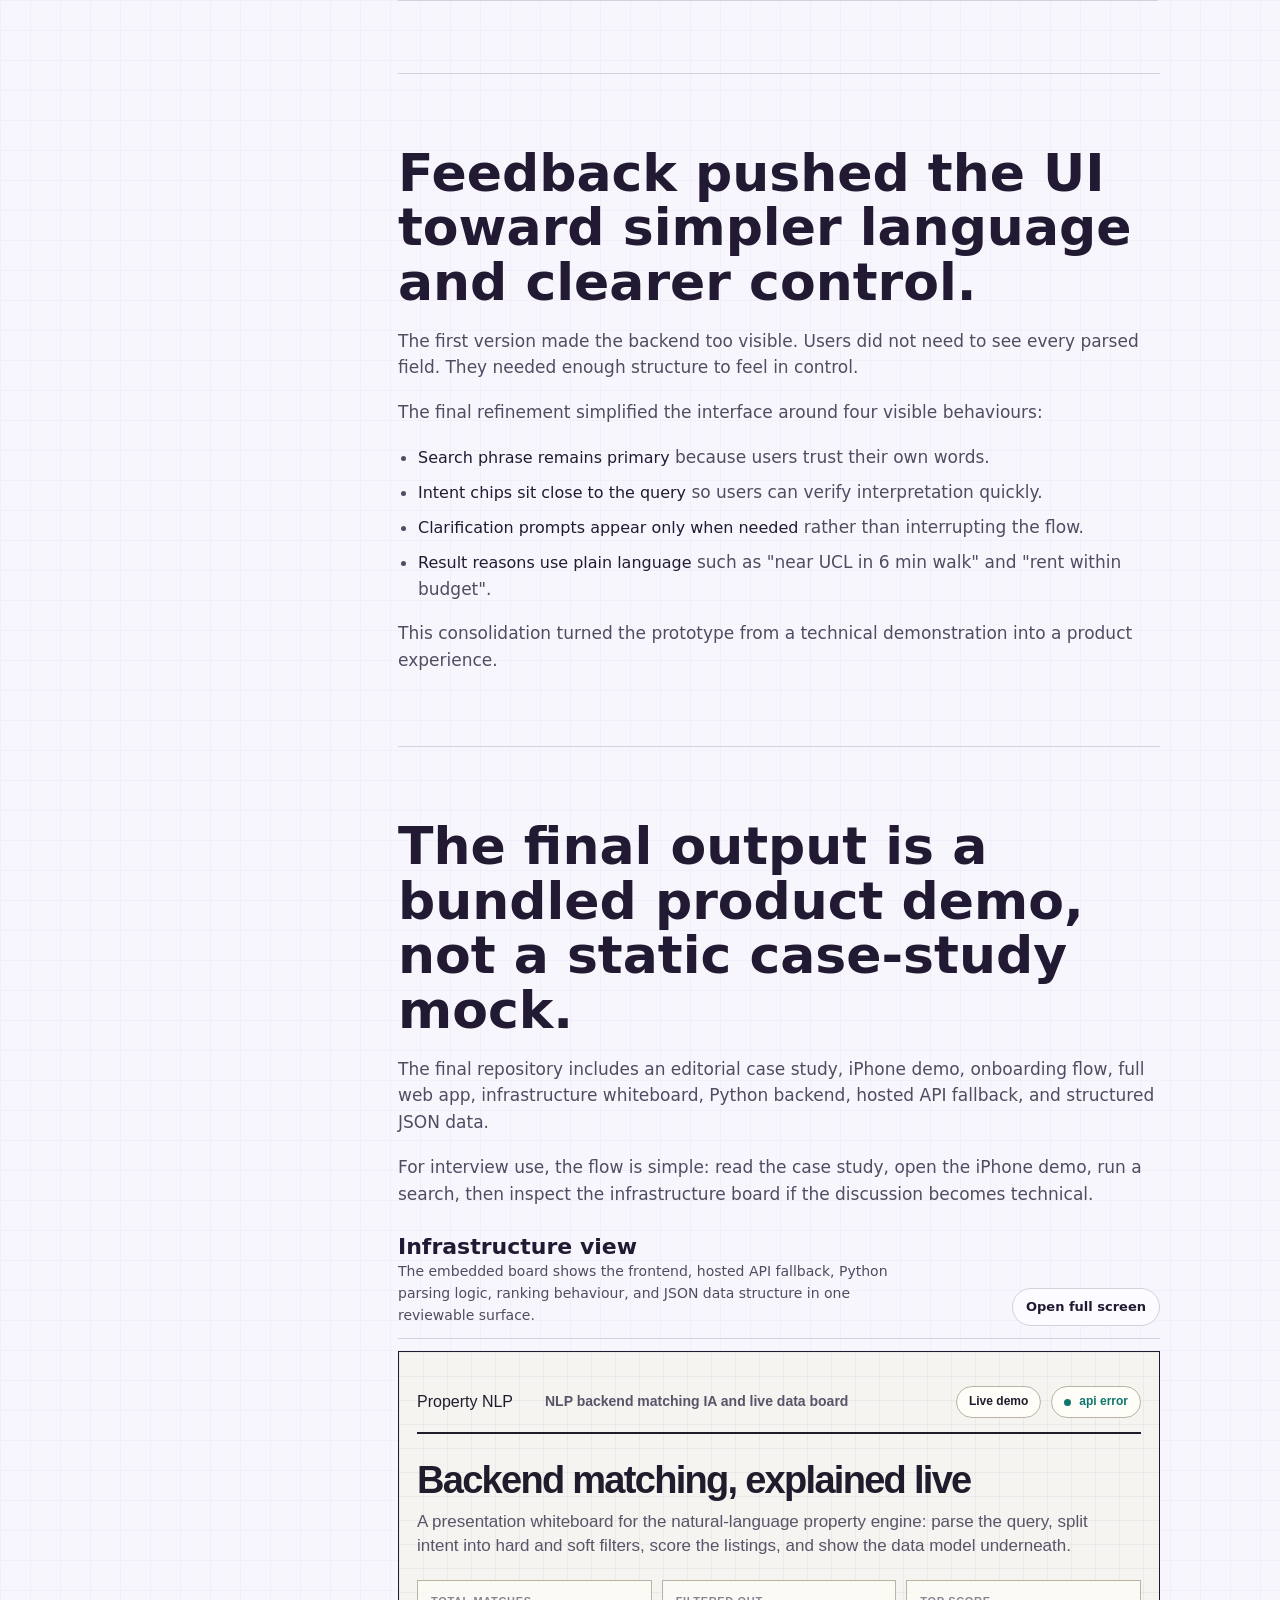
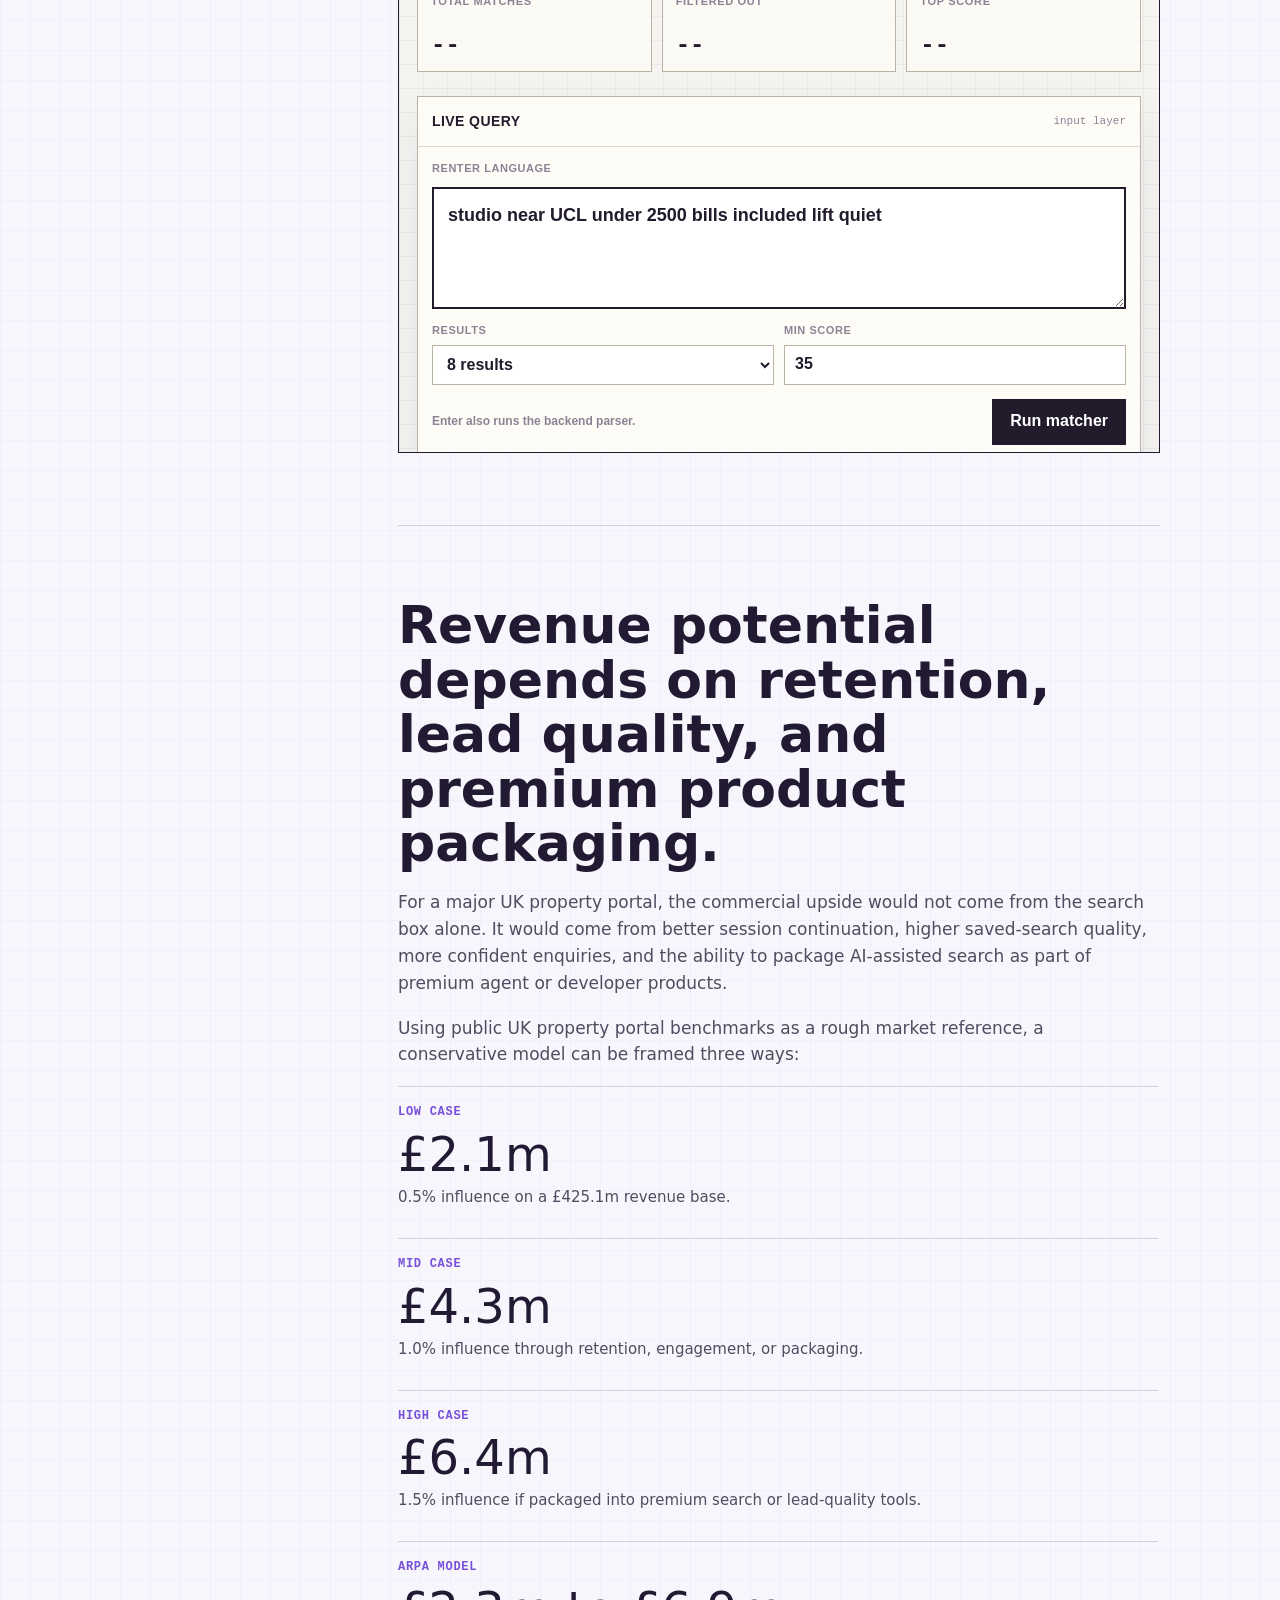
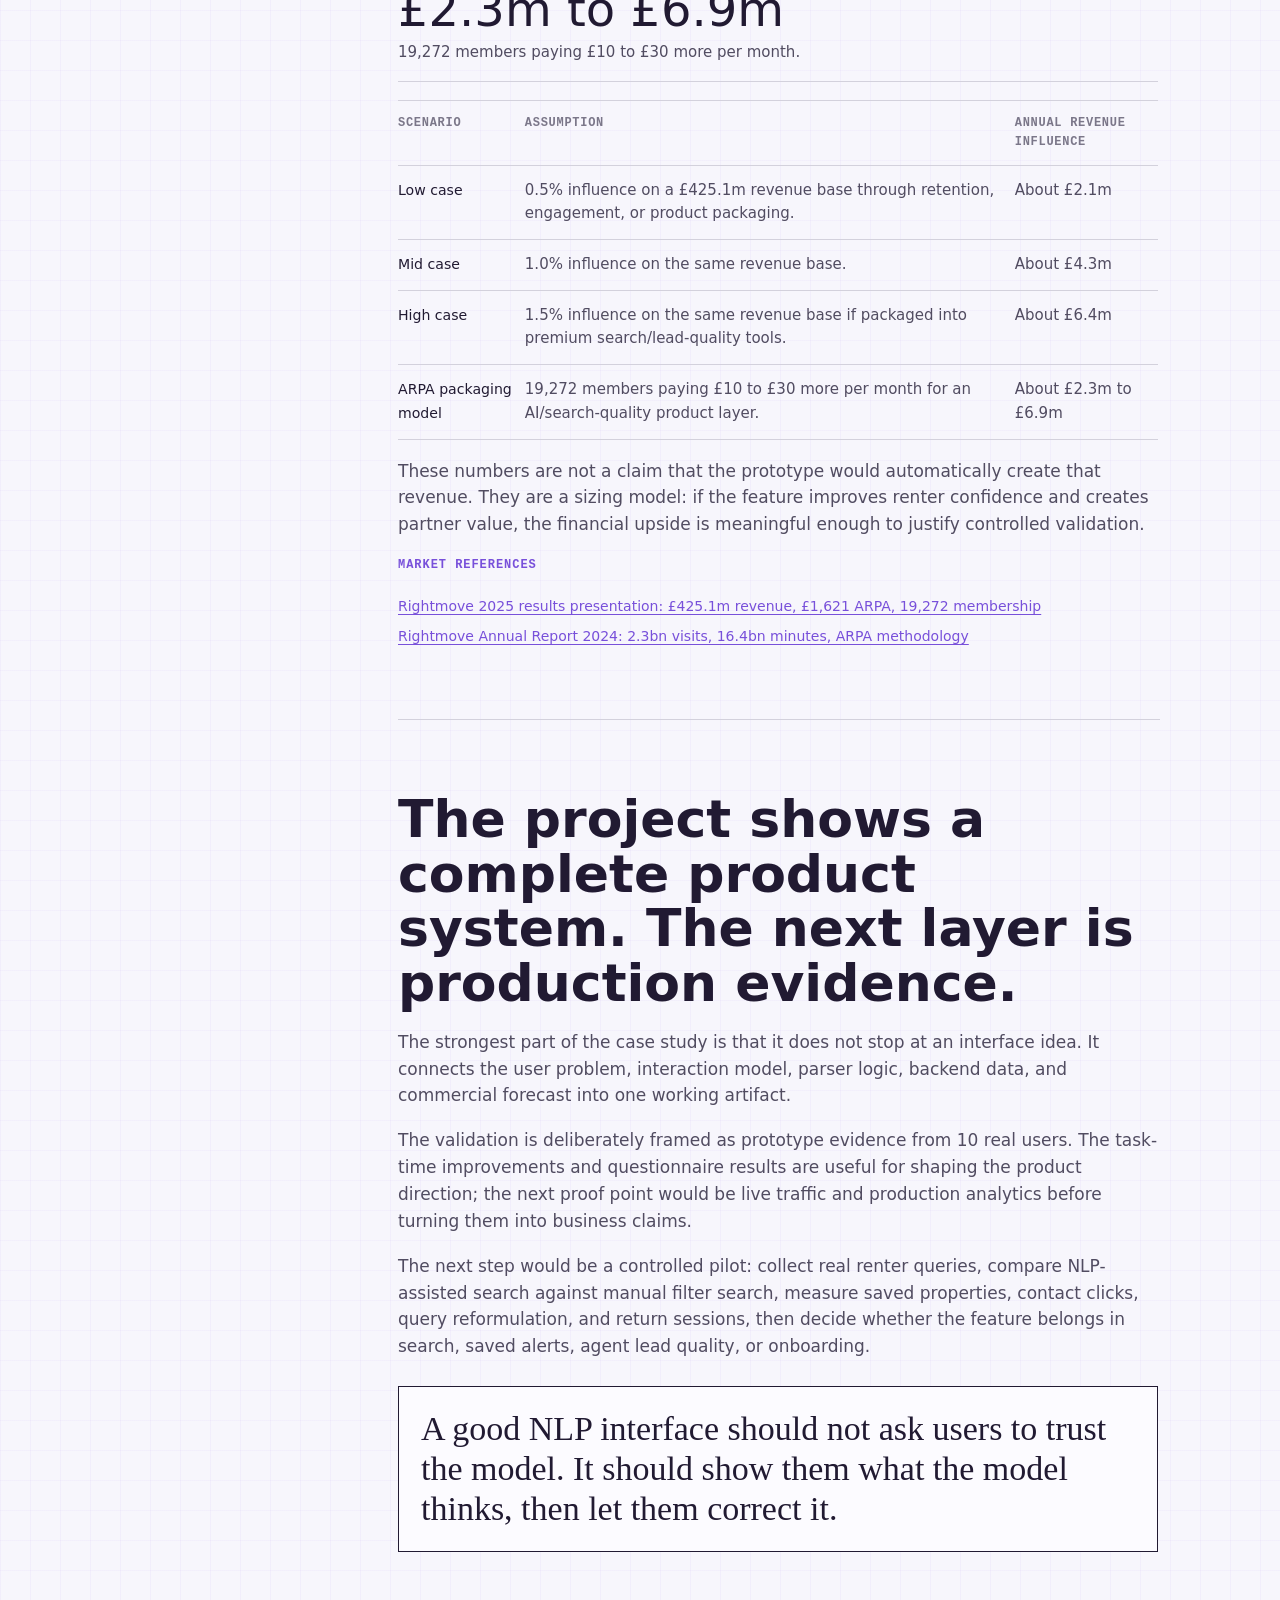
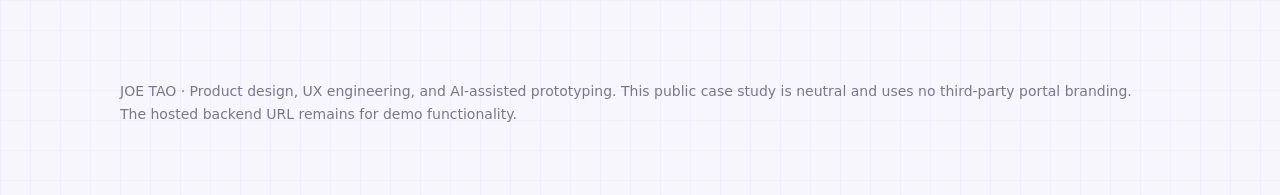
<file: full-case-study.html>
<!doctype html>
<html lang="en">
<head>
  <meta charset="utf-8">
  <meta name="viewport" content="width=device-width, initial-scale=1">
  <title>Property NLP Search Case Study</title>
  <meta name="description" content="UX and development case study for a natural-language property search prototype with editable intent, explainable ranking, usability testing, and revenue modelling.">
  <style>
    :root {
      --paper: oklch(97.5% 0.008 296);
      --sheet: oklch(99% 0.006 296);
      --ink: oklch(24% 0.045 296);
      --soft: oklch(43% 0.035 296);
      --muted: oklch(58% 0.027 296);
      --line: oklch(86.5% 0.015 296);
      --accent: oklch(55% 0.2 292);
      --accent-soft: oklch(94% 0.035 292);
      --green-soft: oklch(94% 0.035 172);
      --amber-soft: oklch(94% 0.04 66);
      --mono: "SF Mono", "JetBrains Mono", ui-monospace, monospace;
      --sans: Inter, ui-sans-serif, system-ui, -apple-system, BlinkMacSystemFont, "Segoe UI", sans-serif;
      --serif: Georgia, "Times New Roman", serif;
    }

    * {
      box-sizing: border-box;
    }

    html {
      scroll-behavior: smooth;
    }

    body {
      margin: 0;
      background:
        linear-gradient(90deg, rgba(128, 70, 241, 0.045) 0 1px, transparent 1px),
        linear-gradient(rgba(128, 70, 241, 0.035) 0 1px, transparent 1px),
        var(--paper);
      background-size: 30px 30px;
      color: var(--ink);
      font-family: var(--sans);
      line-height: 1.58;
      letter-spacing: 0;
    }

    a {
      color: inherit;
      text-decoration: none;
    }

    .topbar {
      position: sticky;
      top: 0;
      z-index: 20;
      min-height: 66px;
      padding: 0 clamp(18px, 4vw, 52px);
      border-bottom: 1px solid var(--line);
      background: color-mix(in oklch, var(--paper) 92%, transparent);
      backdrop-filter: blur(14px);
      display: flex;
      align-items: center;
      justify-content: space-between;
      gap: 18px;
    }

    .brand {
      display: inline-flex;
      align-items: center;
      gap: 10px;
      font-weight: 860;
    }

    .brand-mark {
      width: 30px;
      height: 30px;
      border: 2px solid var(--ink);
      display: grid;
      place-items: center;
      color: var(--accent);
      font-family: var(--mono);
      font-size: 13px;
    }

    .nav {
      display: flex;
      flex-wrap: wrap;
      justify-content: flex-end;
      gap: 10px;
    }

    .nav a,
    .button {
      min-height: 38px;
      padding: 0 13px;
      border: 1px solid var(--line);
      border-radius: 999px;
      display: inline-flex;
      align-items: center;
      justify-content: center;
      background: var(--sheet);
      color: var(--ink);
      font-size: 13px;
      font-weight: 760;
    }

    .button.primary {
      border-color: var(--accent);
      background: var(--accent);
      color: oklch(98% 0.006 296);
    }

    main {
      width: min(1040px, calc(100% - 36px));
      margin: 0 auto;
    }

    .hero {
      padding: clamp(54px, 9vw, 108px) 0 46px;
      border-top: 0;
    }

    .eyebrow,
    .kicker,
    .table-label {
      margin: 0 0 12px;
      color: var(--accent);
      font-family: var(--mono);
      font-size: 12px;
      font-weight: 860;
      letter-spacing: 0.08em;
      text-transform: uppercase;
    }

    h1 {
      max-width: 900px;
      margin: 0;
      font-size: clamp(44px, 7.4vw, 88px);
      line-height: 0.98;
      letter-spacing: 0;
      font-weight: 870;
    }

    h2 {
      max-width: 820px;
      margin: 0;
      font-size: clamp(30px, 4.3vw, 52px);
      line-height: 1.05;
      letter-spacing: 0;
      font-weight: 830;
    }

    h3 {
      margin: 0;
      font-size: 22px;
      line-height: 1.18;
    }

    p {
      margin: 0;
    }

    .lede {
      max-width: 760px;
      margin-top: 24px;
      color: var(--soft);
      font-size: clamp(18px, 2vw, 22px);
      line-height: 1.48;
    }

    .hero-actions {
      margin-top: 30px;
      display: flex;
      flex-wrap: wrap;
      gap: 10px;
    }

    .meta-strip {
      margin-top: 42px;
      display: grid;
      grid-template-columns: repeat(4, minmax(0, 1fr));
      gap: 12px;
    }

    .meta {
      min-height: 116px;
      padding: 16px;
      border: 1px solid var(--line);
      background: var(--sheet);
      display: grid;
      align-content: space-between;
    }

    .meta span {
      color: var(--muted);
      font-family: var(--mono);
      font-size: 12px;
      font-weight: 840;
      letter-spacing: 0.06em;
      text-transform: uppercase;
    }

    .meta strong {
      display: block;
      margin-top: 10px;
      font-size: 18px;
      line-height: 1.12;
      font-weight: 560;
    }

    section {
      padding: 72px 0;
      border-top: 1px solid var(--line);
    }

    .case-study-shell {
      display: grid;
      grid-template-columns: 220px minmax(0, 1fr);
      gap: clamp(22px, 5vw, 58px);
      align-items: start;
    }

    .case-nav {
      position: sticky;
      top: 86px;
      display: grid;
      align-self: start;
    }

    .case-nav nav {
      display: grid;
      gap: 8px;
      color: var(--muted);
      font-size: 13px;
      font-weight: 720;
      letter-spacing: 0;
      text-transform: none;
    }

    .case-nav nav a {
      width: fit-content;
      border-bottom: 1px solid transparent;
      transition: color 160ms ease, border-color 160ms ease;
    }

    .case-nav nav a.active {
      color: var(--accent);
      font-weight: 760;
    }

    .case-nav nav a:hover,
    .case-nav nav a:focus-visible {
      color: var(--ink);
      border-bottom-color: var(--ink);
      outline: 0;
    }

    .article {
      display: block;
    }

    .content {
      max-width: 760px;
      display: grid;
      gap: 18px;
    }

    .article.showcase .content {
      max-width: 1040px;
    }

    .content p,
    .content li {
      color: var(--soft);
      font-size: 17px;
    }

    .content strong {
      color: var(--ink);
      font-size: 0.94em;
      font-weight: 540;
    }

    .content ul {
      margin: 0;
      padding-left: 20px;
      display: grid;
      gap: 8px;
    }

    .number-grid {
      display: grid;
      grid-template-columns: repeat(3, minmax(0, 1fr));
      gap: 12px;
    }

    .number-card {
      min-height: 138px;
      padding: 14px 0 16px;
      border-top: 1px solid var(--line);
      border-bottom: 1px solid var(--line);
      background: transparent;
      display: grid;
      align-content: space-between;
    }

    .number-card strong {
      display: block;
      color: var(--ink);
      font-size: clamp(34px, 5vw, 56px);
      line-height: 1;
      letter-spacing: 0;
    }

    .number-card span {
      color: var(--accent);
      font-family: var(--mono);
      font-size: 12px;
      font-weight: 860;
      letter-spacing: 0.06em;
      text-transform: uppercase;
    }

    .number-card p {
      color: var(--soft);
      font-size: 14px;
    }

    .research-prose {
      display: grid;
      gap: 16px;
    }

    .research-prose p {
      font-size: 17px;
      line-height: 1.62;
    }

    .research-facts {
      margin: 4px 0 2px;
      padding: 16px 0;
      border-top: 1px solid var(--line);
      border-bottom: 1px solid var(--line);
      display: grid;
      gap: 10px;
    }

    .research-facts p {
      font-size: 15px;
      line-height: 1.52;
    }

    .research-facts strong {
      color: var(--accent);
      font-family: var(--mono);
      font-size: 11px;
      font-weight: 560;
      letter-spacing: 0.06em;
      text-transform: uppercase;
    }

    .research-map,
    .stack-map,
    .forecast-grid {
      display: grid;
      gap: 12px;
    }

    .research-row,
    .stack-row {
      display: grid;
      grid-template-columns: 92px minmax(0, 1fr);
      gap: 14px;
      padding: 15px 0;
      border-top: 1px solid var(--line);
      background: transparent;
      align-items: start;
    }

    .research-row:last-child,
    .stack-row:last-child {
      border-bottom: 1px solid var(--line);
    }

    .research-row .step,
    .stack-row .step {
      color: var(--accent);
      font-family: var(--mono);
      font-size: 13px;
      font-weight: 720;
    }

    .research-row p,
    .stack-row p {
      margin-top: 4px;
      color: var(--soft);
      font-size: 15px;
    }

    .comparison-bars {
      display: grid;
      gap: 14px;
    }

    .comparison {
      padding: 16px 0;
      border-top: 1px solid var(--line);
      background: transparent;
      display: grid;
      gap: 10px;
    }

    .comparison:last-child {
      border-bottom: 1px solid var(--line);
    }

    .comparison-head {
      display: flex;
      justify-content: space-between;
      gap: 14px;
      align-items: baseline;
    }

    .comparison-head strong {
      color: var(--ink);
      font-size: 15px;
      font-weight: 540;
    }

    .comparison-head span {
      color: var(--accent);
      font-family: var(--mono);
      font-size: 12px;
      font-weight: 860;
    }

    .bar-pair {
      display: grid;
      gap: 7px;
    }

    .bar-line {
      display: grid;
      grid-template-columns: 88px minmax(0, 1fr) 68px;
      gap: 8px;
      align-items: center;
      color: var(--muted);
      font-family: var(--mono);
      font-size: 11px;
      font-weight: 820;
    }

    .track {
      height: 12px;
      border: 1px solid var(--line);
      background: var(--paper);
    }

    .track span {
      display: block;
      height: 100%;
      width: var(--value);
      background: var(--accent);
    }

    .bar-line.before .track span {
      background: var(--muted);
    }

    .forecast-card {
      padding: 16px 0;
      border-top: 1px solid var(--line);
      background: transparent;
      display: grid;
      gap: 8px;
    }

    .forecast-card:last-child {
      border-bottom: 1px solid var(--line);
    }

    .forecast-card strong {
      font-size: clamp(30px, 5vw, 48px);
      line-height: 1;
    }

    .forecast-card span {
      color: var(--accent);
      font-family: var(--mono);
      font-size: 12px;
      font-weight: 860;
      letter-spacing: 0.06em;
      text-transform: uppercase;
    }

    .forecast-card p {
      color: var(--soft);
      font-size: 15px;
    }

    .quote {
      margin: 8px 0;
      padding: 22px;
      border: 1px solid var(--ink);
      background: var(--sheet);
      font-family: var(--serif);
      font-size: clamp(22px, 3vw, 34px);
      line-height: 1.18;
      color: var(--ink);
    }

    .artifact {
      margin: 18px 0;
      border-top: 1px solid var(--ink);
      border-bottom: 1px solid var(--ink);
      background: transparent;
    }

    .artifact-visual {
      min-height: 260px;
      padding: clamp(18px, 4vw, 32px);
      background: transparent;
      display: grid;
      place-items: center;
    }

    .wireframe {
      width: min(720px, 100%);
      display: grid;
      gap: 10px;
    }

    .wireframe-frame {
      width: 100%;
      height: min(82vh, 820px);
      border: 1px solid var(--ink);
      background: var(--sheet);
      display: block;
    }

    .caption {
      padding: 14px 0;
      border-top: 1px solid var(--ink);
      color: var(--soft);
      font-size: 14px;
    }

    .caption strong {
      display: block;
      margin-bottom: 4px;
      color: var(--ink);
      font-size: 0.94em;
      font-weight: 540;
    }

    .data-table {
      width: 100%;
      border-collapse: collapse;
      background: transparent;
      border-top: 1px solid var(--line);
      border-bottom: 1px solid var(--line);
      font-size: 15px;
    }

    .data-table th,
    .data-table td {
      padding: 13px 0;
      border-bottom: 1px solid var(--line);
      text-align: left;
      vertical-align: top;
    }

    .data-table th {
      color: var(--muted);
      font-family: var(--mono);
      font-size: 12px;
      letter-spacing: 0.06em;
      text-transform: uppercase;
    }

    .data-table tr:last-child td {
      border-bottom: 0;
    }

    .data-table td {
      color: var(--soft);
    }

    .data-table strong {
      color: var(--ink);
      font-size: 0.94em;
      font-weight: 540;
    }

    .callout {
      padding: 18px 0;
      border-top: 1px solid var(--line);
      border-bottom: 1px solid var(--line);
      background: transparent;
      color: var(--ink);
    }

    .callout strong {
      display: block;
      margin-bottom: 6px;
      font-size: 0.94em;
      font-weight: 540;
    }

    .app-embed {
      margin-top: 8px;
      display: grid;
      gap: 12px;
    }

    .app-embed-head {
      display: flex;
      justify-content: space-between;
      gap: 16px;
      align-items: end;
      padding-bottom: 12px;
      border-bottom: 1px solid var(--line);
    }

    .app-embed-head h3 {
      max-width: 420px;
    }

    .app-embed-head p {
      max-width: 520px;
      color: var(--soft);
      font-size: 14px;
    }

    .app-frame {
      width: 100%;
      height: min(78vh, 760px);
      border: 1px solid var(--ink);
      background: var(--sheet);
      display: block;
    }

    .app-frame.mobile-demo {
      height: min(86vh, 880px);
    }

    .demo-band {
      padding: 24px;
      border: 1px solid var(--ink);
      background: var(--ink);
      color: oklch(97% 0.008 296);
      display: grid;
      grid-template-columns: minmax(0, 1fr) auto;
      gap: 22px;
      align-items: center;
    }

    .demo-band p {
      max-width: 720px;
      margin-top: 8px;
      color: oklch(82% 0.03 296);
    }

    .demo-band .button {
      border-color: oklch(96% 0.01 296);
      background: oklch(96% 0.01 296);
      color: var(--ink);
    }

    .source-list {
      display: grid;
      gap: 8px;
      font-size: 14px;
    }

    .source-list a {
      color: var(--accent);
      text-decoration: underline;
      text-decoration-thickness: 1px;
      text-underline-offset: 3px;
    }

    footer {
      padding: 48px 0 70px;
      color: var(--muted);
      font-size: 14px;
    }

    @media (max-width: 860px) {
      .topbar {
        position: static;
        align-items: flex-start;
        flex-direction: column;
        padding-top: 14px;
        padding-bottom: 14px;
      }

      .nav {
        justify-content: flex-start;
      }

      .meta-strip,
      .case-study-shell,
      .wireframe,
      .number-grid,
      .research-row,
      .stack-row,
      .app-embed-head,
      .demo-band {
        grid-template-columns: 1fr;
      }

      .case-nav {
        position: static;
      }

      .case-nav nav {
        display: flex;
        flex-wrap: wrap;
        gap: 8px 12px;
      }
    }

    @media (max-width: 560px) {
      main {
        width: min(100% - 24px, 1040px);
      }

      section {
        padding: 54px 0;
      }
    }
  </style>
</head>
<body>
  <header class="topbar">
    <a class="brand" href="#">
      <span class="brand-mark">PN</span>
      <span>Property NLP Case Study</span>
    </a>
    <nav class="nav" aria-label="Demo links">
      <a class="button primary" href="demo/iphone-frame.html">Open demo</a>
    </nav>
  </header>

  <main>
    <section class="hero">
      <p class="eyebrow">UX engineering case study</p>
      <h1>Turning property search hesitation into an explainable NLP interface.</h1>
      <p class="lede">A mobile-first prototype that converts messy renter language into editable intent chips, explainable ranking, and a reusable search pattern for property discovery.</p>
      <div class="hero-actions">
        <a class="button primary" href="demo/iphone-frame.html">View iPhone prototype</a>
        <a class="button" href="demo/dev_whiteboard.html">Inspect backend logic</a>
        <a class="button" href="https://github.com/GLJ-JT/property-nlp-search-demo">GitHub repo</a>
      </div>

      <div class="meta-strip" aria-label="Case study summary">
        <article class="meta">
          <span>Role</span>
          <strong>UX, UI, frontend, Python backend</strong>
        </article>
        <article class="meta">
          <span>Surface</span>
          <strong>Mobile search and web app</strong>
        </article>
        <article class="meta">
          <span>Validation</span>
          <strong>Moderated usability test with 10 real users</strong>
        </article>
        <article class="meta">
          <span>Output</span>
          <strong>Live demo with hosted API fallback</strong>
        </article>
      </div>
    </section>

    <div class="case-study-shell">
      <aside class="case-nav">
        <nav aria-label="Case study sections">
          <a class="active" href="#problem">01 Problem</a>
          <a href="#research">02 Research</a>
          <a href="#root-cause">03 Root cause</a>
          <a href="#solution">04 Solution</a>
          <a href="#tech-stack">05 Tech stack</a>
          <a href="#testing">06 Testing</a>
          <a href="#refinement">07 Refinement</a>
          <a href="#output">08 Output</a>
          <a href="#forecast">09 Forecast</a>
          <a href="#reflection">10 Reflection</a>
        </nav>
      </aside>

      <div class="case-study-content">
        <section id="problem" class="article">
      <div class="content">
        <h2>The problem was not search volume. It was search confidence.</h2>
        <p>Property portals already give users filters, maps, saved alerts, and listing pages. The weak point appears when high-intent renters arrive with a sentence rather than a clean filter set: "studio near UCL under 2500 bills included lift quiet".</p>
        <p>In a standard flow, that intent is broken apart. Budget might become a filter. Location might become a search term. Other constraints become manual memory. The user then has to inspect listings one by one to check whether the product understood them.</p>
        <p><strong>The product risk is confidence leakage.</strong> If users cannot see that their requirements have been understood, they create their own comparison workflow through screenshots, notes, agent messages, WhatsApp, WeChat, Telegram, or another portal.</p>
        <div class="quote">The user does not need the interface to feel clever. They need it to prove it understood the tradeoffs.</div>
      </div>
    </section>

        <section id="research" class="article">
      <div class="content">
        <h2>Research reframed the work from one search box to a reusable intent system.</h2>
        <div class="research-prose">
          <p>I treated the project as a UX and development investigation rather than a visual redesign. The research question was simple: when users describe a property in natural language, where does confidence break?</p>
          <p>The first pass mapped the full renter journey from query entry to result scanning, filter adjustment, save/share behaviour, and enquiry intent. I then reviewed common property portal patterns to understand what users already expect: maps, filters, saved alerts, listing facts, and visible location context. That review made one thing clear: natural-language search cannot replace familiar controls unless it also shows how the sentence has been interpreted.</p>
          <p>To test that assumption, I built a black-and-white mobile wireframe and used it in moderated usability sessions with 10 real users. The prototype deliberately avoided brand styling so the sessions stayed focused on comprehension, control, and trust. Participants were asked to complete realistic renter tasks, such as finding a studio near a landmark under budget, choosing between walk time and commute time, excluding unwanted listing types, and explaining why the top result matched.</p>
          <p>The sessions showed that users were not asking for a more magical search box. They wanted visible evidence that the system had understood them. Confidence improved when the interface kept the original query visible, translated requirements into editable chips, asked clarification questions only when needed, and explained each result in plain language.</p>
          <div class="research-facts">
            <p><strong>Method</strong> Mixed-method usability testing: qualitative observation plus lightweight quantitative task metrics.</p>
            <p><strong>Participants</strong> 10 real users completed renter tasks covering budget, commute, ambiguity, exclusions, and shortlist confidence.</p>
            <p><strong>Measures</strong> Task completion time, query reformulations, successful shortlist completion, post-task confidence rating, and qualitative comments about trust and control.</p>
            <p><strong>Artifact</strong> A monochrome coded mobile wireframe tested behaviour before visual styling.</p>
          </div>
        </div>

        <figure class="artifact">
          <div class="artifact-visual">
            <div class="wireframe">
              <iframe class="wireframe-frame" src="demo/research-wireframe.html" title="Embedded mobile usability wireframe"></iframe>
            </div>
          </div>
          <figcaption class="caption">
            <strong>Moderated usability test artifact</strong>
            The research prototype used a black-and-white mobile wireframe to test interaction logic: query, chips, clarification prompt, and ranked result reasons.
            <br><br><a class="button" href="demo/research-wireframe.html">Open full wireframe</a>
          </figcaption>
        </figure>

        <div class="research-prose">
          <p><strong>Results.</strong> The 10-user test combined observed behaviour, task measures, and post-task questionnaire responses. Average task completion moved from 6m20s in the baseline manual-filter task to 3m45s with the NLP + visible-intent flow. Query reformulations dropped from 3.1 to 1.4 per task, successful shortlist completion increased from 60% to 85%, and average confidence rose from 5.8/10 to 8.1/10. The qualitative pattern matched the numbers: participants trusted the experience more when they could see and correct the system interpretation.</p>
          <p><strong>Learning.</strong> The product needed an explainable intent layer, not just an AI-flavoured search input. The evidence behind that learning was both behavioural and verbal: users moved faster, rewrote less, completed the shortlist task more often, and repeatedly described editable chips and result reasons as the moments that made the search feel understood.</p>
        </div>
      </div>
    </section>

        <section id="root-cause" class="article">
      <div class="content">
        <h2>The root cause was invisible interpretation.</h2>
        <p>The interface could not show users what it believed the query meant. That made every result feel slightly suspicious. Users were not only asking "is this property good?" They were also asking "did the system remember what I asked for?"</p>
        <p>The repeated UX failure appeared in three places:</p>
        <ul>
          <li><strong>Hidden constraints:</strong> important requirements such as no basement, bills included, lift, or quietness were not visible as durable state.</li>
          <li><strong>Unclear ranking:</strong> users could not distinguish hard filters from softer relevance signals.</li>
          <li><strong>Poor recovery:</strong> when results were weak, the product did not help users relax or correct one constraint at a time.</li>
        </ul>
        <p>This diagnosis changed the solution. The answer was not simply "add AI search". The answer was an explainable intent layer that makes interpretation visible, editable, and testable.</p>
      </div>
    </section>

        <section id="solution" class="article showcase">
      <div class="content">
        <h2>The solution was an NLP-assisted search interface with visible intent control.</h2>
        <p>The final design keeps the familiar search experience but adds a structured layer underneath it. Users type naturally. The system parses the sentence into chips. Results explain why they match. If the parser is unsure, the product asks a small clarification question instead of pretending to know.</p>
        <p>The solution has five reusable UX rules:</p>
        <ul>
          <li><strong>Keep the original query visible</strong> so users do not lose their own mental model.</li>
          <li><strong>Convert parsed intent into chips</strong> so constraints become durable and editable.</li>
          <li><strong>Separate must-haves from preferences</strong> so hard filters remove bad matches while soft preferences reorder good ones.</li>
          <li><strong>Explain the result score</strong> so ranking feels inspectable rather than magical.</li>
          <li><strong>Offer recovery paths</strong> when the query is ambiguous or too strict.</li>
        </ul>
        <div class="app-embed">
          <div class="app-embed-head">
            <div>
              <h3>Final prototype</h3>
              <p>The embedded iPhone demo shows onboarding, natural-language search, editable intent chips, filters, result cards, and hosted Python backend responses.</p>
            </div>
            <a class="button" href="demo/iphone-frame.html">Open full screen</a>
          </div>
          <iframe class="app-frame mobile-demo" src="demo/iphone-frame.html" title="Embedded iPhone property NLP prototype"></iframe>
        </div>
      </div>
    </section>

        <section id="tech-stack" class="article">
      <div class="content">
        <h2>The build combines frontend state, Python ranking, and structured property data.</h2>
        <p>The prototype was deliberately lightweight so it could be read, tested, and explained in an interview setting. It avoids hiding the product logic inside a black-box model.</p>
        <div class="number-grid">
          <article class="number-card">
            <div><span>Frontend</span><strong>HTML</strong></div>
            <p>Single-file demo surfaces with responsive UI, state handling, and hosted API calls.</p>
          </article>
          <article class="number-card">
            <div><span>Backend</span><strong>Python</strong></div>
            <p>Parser, scorer, API routes, property payloads, and local server support.</p>
          </article>
          <article class="number-card">
            <div><span>Data</span><strong>JSON</strong></div>
            <p>Structured listings with rent, landmarks, stations, amenities, and derived search tags.</p>
          </article>
        </div>
        <div class="stack-map">
          <div class="stack-row">
            <div class="step">Input</div>
            <div><strong>Natural-language query</strong><p>The user writes messy renter language. The interface keeps the original query visible.</p></div>
          </div>
          <div class="stack-row">
            <div class="step">Parse</div>
            <div><strong>Python intent extraction</strong><p>Rules identify budget, room type, landmarks, distance, amenities, exclusions, and soft preferences.</p></div>
          </div>
          <div class="stack-row">
            <div class="step">Rank</div>
            <div><strong>Hard filters plus soft scoring</strong><p>Must-haves remove bad matches. Preferences reorder viable listings. Reasons are returned with each result.</p></div>
          </div>
          <div class="stack-row">
            <div class="step">Render</div>
            <div><strong>Editable UI state</strong><p>Chips, clarification prompts, result cards, and empty states make the system inspectable.</p></div>
          </div>
        </div>
        <table class="data-table">
          <thead>
            <tr>
              <th>Layer</th>
              <th>Implementation</th>
              <th>Purpose</th>
            </tr>
          </thead>
          <tbody>
            <tr>
              <td><strong>Frontend</strong></td>
              <td>HTML, CSS, JavaScript</td>
              <td>Mobile app shell, query state, chips, filters, results, onboarding, saved/recent searches.</td>
            </tr>
            <tr>
              <td><strong>Backend</strong></td>
              <td>Python HTTP server and hosted API fallback</td>
              <td>Runs search parsing, scoring, endpoint responses, and property payload delivery.</td>
            </tr>
            <tr>
              <td><strong>Search logic</strong></td>
              <td>Rule parser, TF-IDF vector layer, scoring reasons</td>
              <td>Separates hard filters, soft preferences, exclusions, semantic fit, and ranking explanation.</td>
            </tr>
            <tr>
              <td><strong>Data</strong></td>
              <td>JSON property dataset</td>
              <td>Stores rent, location, stations, landmarks, amenities, accessibility, and derived search tags.</td>
            </tr>
          </tbody>
        </table>
      </div>
    </section>

        <section id="testing" class="article">
      <div class="content">
        <h2>Testing focused on task completion, confidence, and recovery.</h2>
        <p>The testing plan used a black-and-white interactive mobile wireframe before visual consolidation. This kept the sessions focused on behaviour rather than styling. I tested with 10 real users completing common renter tasks and answering a short questionnaire, then used the results to guide refinement.</p>
        <p><strong>Task examples:</strong> find a studio near a university under a set budget; exclude basement flats; choose between 10-minute walk and 20-minute commute; edit one parsed filter; explain why the top result matched.</p>
        <div class="number-grid">
          <article class="number-card">
            <div><span>Completion speed</span><strong>41%</strong></div>
            <p>Observed reduction in average task completion time after NLP + UI.</p>
          </article>
          <article class="number-card">
            <div><span>Reformulations</span><strong>-55%</strong></div>
            <p>Fewer repeated query rewrites because chips made intent editable.</p>
          </article>
          <article class="number-card">
            <div><span>Confidence</span><strong>8.1</strong></div>
            <p>Average post-task confidence score after result reasons and clarification prompts.</p>
          </article>
        </div>
        <div class="comparison-bars">
          <div class="comparison">
            <div class="comparison-head"><strong>Average task completion</strong><span>6m20s to 3m45s</span></div>
            <div class="bar-pair">
              <div class="bar-line before"><span>Before</span><div class="track"><span style="--value:100%;"></span></div><span>6m20s</span></div>
              <div class="bar-line"><span>After</span><div class="track"><span style="--value:59%;"></span></div><span>3m45s</span></div>
            </div>
          </div>
          <div class="comparison">
            <div class="comparison-head"><strong>Query reformulations</strong><span>3.1 to 1.4 per task</span></div>
            <div class="bar-pair">
              <div class="bar-line before"><span>Before</span><div class="track"><span style="--value:100%;"></span></div><span>3.1</span></div>
              <div class="bar-line"><span>After</span><div class="track"><span style="--value:45%;"></span></div><span>1.4</span></div>
            </div>
          </div>
          <div class="comparison">
            <div class="comparison-head"><strong>Successful shortlist task</strong><span>60% to 85%</span></div>
            <div class="bar-pair">
              <div class="bar-line before"><span>Before</span><div class="track"><span style="--value:60%;"></span></div><span>60%</span></div>
              <div class="bar-line"><span>After</span><div class="track"><span style="--value:85%;"></span></div><span>85%</span></div>
            </div>
          </div>
        </div>
        <table class="data-table">
          <thead>
            <tr>
              <th>Measure</th>
              <th>Before NLP + UI</th>
              <th>After NLP + UI</th>
              <th>Observed change</th>
            </tr>
          </thead>
          <tbody>
            <tr>
              <td><strong>Average task completion</strong></td>
              <td>6m 20s</td>
              <td>3m 45s</td>
              <td>41% faster</td>
            </tr>
            <tr>
              <td><strong>Query reformulations</strong></td>
              <td>3.1 per task</td>
              <td>1.4 per task</td>
              <td>55% fewer</td>
            </tr>
            <tr>
              <td><strong>Successful shortlist task</strong></td>
              <td>60%</td>
              <td>85%</td>
              <td>25-point lift</td>
            </tr>
            <tr>
              <td><strong>Confidence rating</strong></td>
              <td>5.8 / 10</td>
              <td>8.1 / 10</td>
              <td>2.3-point lift</td>
            </tr>
          </tbody>
        </table>
        <div class="callout">
          <strong>Important note</strong>
          These are prototype usability results from 10 real users, not production analytics. They show directional UX improvement and where to validate next with live traffic.
        </div>
      </div>
    </section>

        <section id="refinement" class="article">
      <div class="content">
        <h2>Feedback pushed the UI toward simpler language and clearer control.</h2>
        <p>The first version made the backend too visible. Users did not need to see every parsed field. They needed enough structure to feel in control.</p>
        <p>The final refinement simplified the interface around four visible behaviours:</p>
        <ul>
          <li><strong>Search phrase remains primary</strong> because users trust their own words.</li>
          <li><strong>Intent chips sit close to the query</strong> so users can verify interpretation quickly.</li>
          <li><strong>Clarification prompts appear only when needed</strong> rather than interrupting the flow.</li>
          <li><strong>Result reasons use plain language</strong> such as "near UCL in 6 min walk" and "rent within budget".</li>
        </ul>
        <p>This consolidation turned the prototype from a technical demonstration into a product experience.</p>
      </div>
    </section>

        <section id="output" class="article showcase">
      <div class="content">
        <h2>The final output is a bundled product demo, not a static case-study mock.</h2>
        <p>The final repository includes an editorial case study, iPhone demo, onboarding flow, full web app, infrastructure whiteboard, Python backend, hosted API fallback, and structured JSON data.</p>
        <p>For interview use, the flow is simple: read the case study, open the iPhone demo, run a search, then inspect the infrastructure board if the discussion becomes technical.</p>
        <div class="app-embed">
          <div class="app-embed-head">
            <div>
              <h3>Infrastructure view</h3>
              <p>The embedded board shows the frontend, hosted API fallback, Python parsing logic, ranking behaviour, and JSON data structure in one reviewable surface.</p>
            </div>
            <a class="button" href="demo/dev_whiteboard.html">Open full screen</a>
          </div>
          <iframe class="app-frame" src="demo/dev_whiteboard.html" title="Embedded property NLP infrastructure board"></iframe>
        </div>
      </div>
    </section>

        <section id="forecast" class="article">
      <div class="content">
        <h2>Revenue potential depends on retention, lead quality, and premium product packaging.</h2>
        <p>For a major UK property portal, the commercial upside would not come from the search box alone. It would come from better session continuation, higher saved-search quality, more confident enquiries, and the ability to package AI-assisted search as part of premium agent or developer products.</p>
        <p>Using public UK property portal benchmarks as a rough market reference, a conservative model can be framed three ways:</p>
        <div class="forecast-grid">
          <article class="forecast-card">
            <span>Low case</span>
            <strong>£2.1m</strong>
            <p>0.5% influence on a £425.1m revenue base.</p>
          </article>
          <article class="forecast-card">
            <span>Mid case</span>
            <strong>£4.3m</strong>
            <p>1.0% influence through retention, engagement, or packaging.</p>
          </article>
          <article class="forecast-card">
            <span>High case</span>
            <strong>£6.4m</strong>
            <p>1.5% influence if packaged into premium search or lead-quality tools.</p>
          </article>
          <article class="forecast-card">
            <span>ARPA model</span>
            <strong>£2.3m to £6.9m</strong>
            <p>19,272 members paying £10 to £30 more per month.</p>
          </article>
        </div>
        <table class="data-table">
          <thead>
            <tr>
              <th>Scenario</th>
              <th>Assumption</th>
              <th>Annual revenue influence</th>
            </tr>
          </thead>
          <tbody>
            <tr>
              <td><strong>Low case</strong></td>
              <td>0.5% influence on a £425.1m revenue base through retention, engagement, or product packaging.</td>
              <td>About £2.1m</td>
            </tr>
            <tr>
              <td><strong>Mid case</strong></td>
              <td>1.0% influence on the same revenue base.</td>
              <td>About £4.3m</td>
            </tr>
            <tr>
              <td><strong>High case</strong></td>
              <td>1.5% influence on the same revenue base if packaged into premium search/lead-quality tools.</td>
              <td>About £6.4m</td>
            </tr>
            <tr>
              <td><strong>ARPA packaging model</strong></td>
              <td>19,272 members paying £10 to £30 more per month for an AI/search-quality product layer.</td>
              <td>About £2.3m to £6.9m</td>
            </tr>
          </tbody>
        </table>
        <p>These numbers are not a claim that the prototype would automatically create that revenue. They are a sizing model: if the feature improves renter confidence and creates partner value, the financial upside is meaningful enough to justify controlled validation.</p>
        <div class="source-list">
          <span class="table-label">Market references</span>
          <a href="https://uk.marketscreener.com/news/rightmove-full-year-results-2025-presentation-ce7e5cded081f322">Rightmove 2025 results presentation: £425.1m revenue, £1,621 ARPA, 19,272 membership</a>
          <a href="https://plc.rightmove.co.uk/content/uploads/2025/06/RIG001_2024AR_WEB_250603.pdf">Rightmove Annual Report 2024: 2.3bn visits, 16.4bn minutes, ARPA methodology</a>
        </div>
      </div>
    </section>

        <section id="reflection" class="article">
      <div class="content">
        <h2>The project shows a complete product system. The next layer is production evidence.</h2>
        <p>The strongest part of the case study is that it does not stop at an interface idea. It connects the user problem, interaction model, parser logic, backend data, and commercial forecast into one working artifact.</p>
        <p>The validation is deliberately framed as prototype evidence from 10 real users. The task-time improvements and questionnaire results are useful for shaping the product direction; the next proof point would be live traffic and production analytics before turning them into business claims.</p>
        <p>The next step would be a controlled pilot: collect real renter queries, compare NLP-assisted search against manual filter search, measure saved properties, contact clicks, query reformulation, and return sessions, then decide whether the feature belongs in search, saved alerts, agent lead quality, or onboarding.</p>
        <div class="quote">A good NLP interface should not ask users to trust the model. It should show them what the model thinks, then let them correct it.</div>
      </div>
    </section>

      </div>
    </div>

    <footer>
      <p>JOE TAO · Product design, UX engineering, and AI-assisted prototyping. This public case study is neutral and uses no third-party portal branding. The hosted backend URL remains for demo functionality.</p>
    </footer>
  </main>
  <script>
    const caseNavLinks = [...document.querySelectorAll('.case-nav a')];
    const caseSections = caseNavLinks
      .map((link) => document.querySelector(link.getAttribute('href')))
      .filter(Boolean);

    const setActiveCaseSection = (id) => {
      caseNavLinks.forEach((link) => {
        link.classList.toggle('active', link.getAttribute('href') === `#${id}`);
      });
    };

    const caseSectionObserver = new IntersectionObserver((entries) => {
      const visible = entries
        .filter((entry) => entry.isIntersecting)
        .sort((a, b) => b.intersectionRatio - a.intersectionRatio)[0];

      if (visible) {
        setActiveCaseSection(visible.target.id);
      }
    }, {
      rootMargin: '-30% 0px -55% 0px',
      threshold: [0.05, 0.2, 0.5]
    });

    caseSections.forEach((section) => caseSectionObserver.observe(section));
  </script>
</body>
</html>
</file>
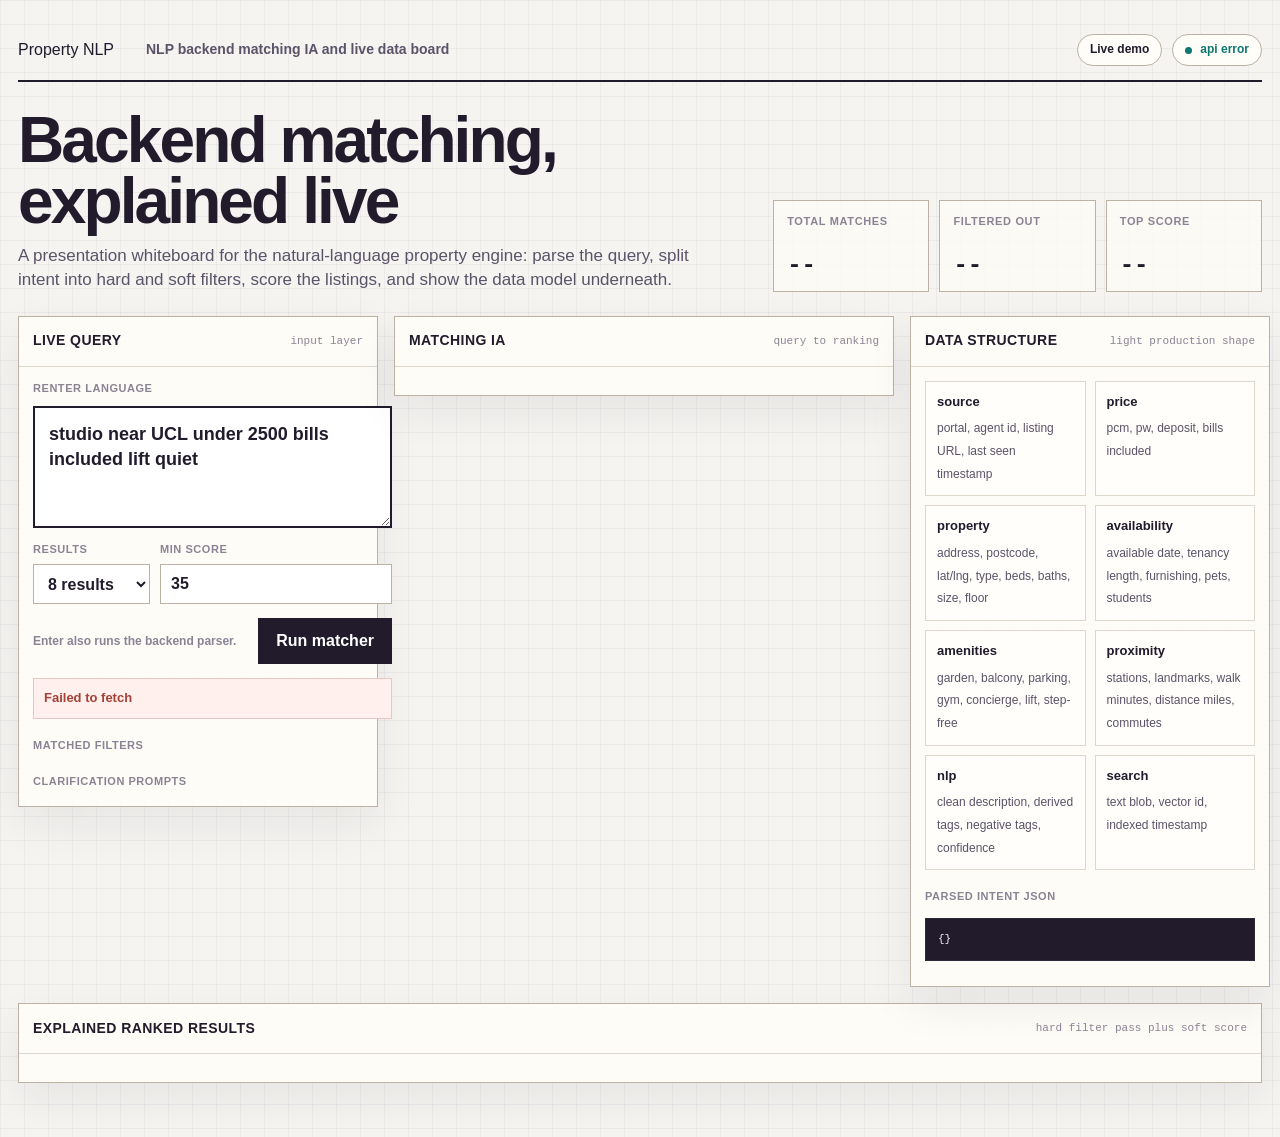
<file: demo/dev_whiteboard.html>
<!doctype html>
<html lang="en">
<head>
  <meta charset="utf-8">
  <meta name="viewport" content="width=device-width, initial-scale=1">
  <title>Property NLP Engine Whiteboard</title>
  <style>
    :root {
      --page: #f5f4f1;
      --paper: #fffdf8;
      --ink: #211b2c;
      --soft: #5b5368;
      --muted: #8a8394;
      --line: #ddd7cc;
      --line-strong: #bbb2a3;
      --accent: #5d46c8;
      --accent-soft: #ece8ff;
      --green: #0d766e;
      --green-soft: #e4f4ef;
      --amber: #8f5b12;
      --amber-soft: #fff1d8;
      --red: #a54136;
      --red-soft: #fff0ed;
      --mono: "SF Mono", "JetBrains Mono", ui-monospace, monospace;
      --sans: "Aptos", "SF Pro Display", "Helvetica Neue", Arial, system-ui, sans-serif;
    }

    * { box-sizing: border-box; }

    body {
      margin: 0;
      background:
        linear-gradient(rgba(33, 27, 44, 0.045) 1px, transparent 1px),
        linear-gradient(90deg, rgba(33, 27, 44, 0.045) 1px, transparent 1px),
        var(--page);
      background-size: 24px 24px;
      color: var(--ink);
      font-family: var(--sans);
      line-height: 1.42;
      letter-spacing: 0;
    }

    button,
    input,
    textarea,
    select {
      font: inherit;
    }

    button {
      cursor: pointer;
    }

    .shell {
      width: min(1720px, calc(100% - 36px));
      margin: 20px auto 54px;
    }

    .topbar {
      min-height: 62px;
      display: grid;
      grid-template-columns: auto minmax(0, 1fr) auto;
      align-items: center;
      gap: 18px;
      border-bottom: 2px solid var(--ink);
    }

    .brand-logo {
      width: 110px;
      height: auto;
      display: block;
      fill: var(--accent);
    }

    .context {
      color: var(--soft);
      font-size: 14px;
      font-weight: 720;
    }

    .status {
      min-height: 32px;
      padding: 0 12px;
      border: 1px solid var(--line-strong);
      border-radius: 999px;
      display: inline-flex;
      align-items: center;
      gap: 8px;
      background: var(--paper);
      color: var(--green);
      font-size: 12px;
      font-weight: 780;
      white-space: nowrap;
    }

    .status::before {
      content: "";
      width: 7px;
      height: 7px;
      border-radius: 50%;
      background: currentColor;
    }

    .nav-link {
      min-height: 32px;
      padding: 0 12px;
      border: 1px solid var(--line-strong);
      border-radius: 999px;
      display: inline-flex;
      align-items: center;
      background: var(--paper);
      color: var(--ink);
      font-size: 12px;
      font-weight: 780;
      text-decoration: none;
      white-space: nowrap;
    }

    .top-actions {
      display: inline-flex;
      align-items: center;
      gap: 10px;
      justify-content: flex-end;
    }

    .hero {
      display: grid;
      grid-template-columns: minmax(0, 1.2fr) minmax(360px, 0.8fr);
      gap: 22px;
      align-items: end;
      padding: 28px 0 24px;
    }

    h1 {
      max-width: 920px;
      margin: 0;
      font-size: clamp(38px, 5vw, 82px);
      line-height: 0.95;
      letter-spacing: -0.045em;
      font-weight: 820;
    }

    .hero p {
      margin: 12px 0 0;
      max-width: 680px;
      color: var(--soft);
      font-size: 17px;
      font-weight: 520;
    }

    .meta-strip {
      display: grid;
      grid-template-columns: repeat(3, minmax(0, 1fr));
      gap: 10px;
    }

    .metric {
      min-height: 92px;
      padding: 13px;
      border: 1px solid var(--line-strong);
      background: rgba(255, 253, 248, 0.76);
      display: grid;
      align-content: space-between;
    }

    .metric span {
      color: var(--muted);
      font-size: 11px;
      font-weight: 820;
      letter-spacing: 0.06em;
      text-transform: uppercase;
    }

    .metric strong {
      font-family: var(--mono);
      font-size: 24px;
      line-height: 1;
    }

    .board {
      display: grid;
      grid-template-columns: minmax(360px, 0.82fr) minmax(500px, 1.05fr) minmax(360px, 0.82fr);
      gap: 16px;
      align-items: start;
    }

    .panel {
      border: 1px solid var(--line-strong);
      background: rgba(255, 253, 248, 0.92);
      box-shadow: 0 16px 44px rgba(33, 27, 44, 0.07);
    }

    .panel-head {
      min-height: 50px;
      padding: 12px 14px;
      border-bottom: 1px solid var(--line);
      display: flex;
      align-items: center;
      justify-content: space-between;
      gap: 12px;
    }

    .panel h2 {
      margin: 0;
      color: var(--ink);
      font-size: 14px;
      font-weight: 860;
      letter-spacing: 0.03em;
      text-transform: uppercase;
    }

    .panel-note {
      color: var(--muted);
      font-family: var(--mono);
      font-size: 11px;
      white-space: nowrap;
    }

    .panel-body {
      padding: 14px;
      display: grid;
      gap: 14px;
    }

    .query-box {
      display: grid;
      gap: 10px;
    }

    label {
      color: var(--muted);
      font-size: 11px;
      font-weight: 850;
      letter-spacing: 0.05em;
      text-transform: uppercase;
    }

    textarea {
      width: 100%;
      min-height: 122px;
      resize: vertical;
      padding: 14px;
      border: 2px solid var(--ink);
      border-radius: 0;
      background: #ffffff;
      color: var(--ink);
      font-size: 18px;
      line-height: 1.35;
      font-weight: 650;
    }

    textarea:focus {
      outline: 3px solid rgba(93, 70, 200, 0.18);
      border-color: var(--accent);
    }

    .controls {
      display: grid;
      grid-template-columns: 1fr 1fr;
      gap: 10px;
    }

    .field {
      display: grid;
      gap: 6px;
    }

    select,
    input[type="number"] {
      min-height: 40px;
      padding: 0 10px;
      border: 1px solid var(--line-strong);
      background: #ffffff;
      color: var(--ink);
      font-weight: 700;
    }

    .run-row {
      display: grid;
      grid-template-columns: minmax(0, 1fr) auto;
      gap: 10px;
      align-items: center;
    }

    .run {
      min-height: 46px;
      padding: 0 18px;
      border: 0;
      background: var(--ink);
      color: #ffffff;
      font-weight: 820;
      transition: transform 150ms cubic-bezier(0.23, 1, 0.32, 1);
    }

    .run:active {
      transform: scale(0.98);
    }

    .small {
      color: var(--muted);
      font-size: 12px;
      font-weight: 680;
    }

    .chips {
      display: flex;
      flex-wrap: wrap;
      gap: 7px;
    }

    .chip {
      min-height: 30px;
      padding: 0 10px;
      border: 1px solid var(--line-strong);
      border-radius: 999px;
      display: inline-flex;
      align-items: center;
      gap: 6px;
      background: #ffffff;
      color: var(--ink);
      font-size: 12px;
      font-weight: 740;
    }

    .chip strong {
      color: var(--accent);
      font-weight: 860;
    }

    .chip.pref {
      background: var(--green-soft);
      border-color: rgba(13, 118, 110, 0.28);
    }

    .chip.exclude {
      background: var(--red-soft);
      border-color: rgba(165, 65, 54, 0.26);
    }

    .pipeline {
      display: grid;
      grid-template-columns: 1fr;
      gap: 11px;
    }

    .stage {
      position: relative;
      min-height: 82px;
      padding: 12px;
      border: 1px solid var(--line);
      background: #fffefa;
      display: grid;
      grid-template-columns: 44px minmax(0, 1fr);
      gap: 12px;
      align-items: start;
    }

    .stage::after {
      content: "";
      position: absolute;
      left: 33px;
      bottom: -12px;
      width: 2px;
      height: 12px;
      background: var(--line-strong);
    }

    .stage:last-child::after {
      display: none;
    }

    .stage-id {
      width: 38px;
      height: 38px;
      display: grid;
      place-items: center;
      border: 1px solid var(--ink);
      background: var(--paper);
      font-family: var(--mono);
      font-size: 13px;
      font-weight: 900;
    }

    .stage h3 {
      margin: 0;
      color: var(--ink);
      font-size: 15px;
      font-weight: 820;
    }

    .stage p {
      margin: 4px 0 0;
      color: var(--soft);
      font-size: 13px;
    }

    .stage-output {
      margin-top: 8px;
      color: var(--accent);
      font-family: var(--mono);
      font-size: 11px;
      line-height: 1.35;
      word-break: break-word;
    }

    .schema-grid {
      display: grid;
      grid-template-columns: repeat(2, minmax(0, 1fr));
      gap: 9px;
    }

    .schema-node {
      min-height: 82px;
      padding: 11px;
      border: 1px solid var(--line);
      background: #fffefa;
    }

    .schema-node strong {
      display: block;
      margin-bottom: 5px;
      color: var(--ink);
      font-size: 13px;
    }

    .schema-node span {
      color: var(--soft);
      font-size: 12px;
    }

    .results {
      display: grid;
      gap: 10px;
    }

    .result {
      padding: 12px;
      border: 1px solid var(--line);
      background: #ffffff;
      display: grid;
      gap: 9px;
    }

    .result-head {
      display: flex;
      justify-content: space-between;
      align-items: start;
      gap: 10px;
    }

    .result h3 {
      margin: 0;
      font-size: 15px;
      line-height: 1.15;
    }

    .score {
      font-family: var(--mono);
      color: var(--accent);
      font-size: 18px;
      font-weight: 900;
    }

    .bar {
      height: 7px;
      border: 1px solid var(--line);
      background: #f0ece2;
    }

    .bar span {
      display: block;
      height: 100%;
      width: var(--value, 0%);
      background: var(--accent);
    }

    .reason-list {
      display: flex;
      flex-wrap: wrap;
      gap: 6px;
    }

    .reason {
      padding: 4px 7px;
      border-radius: 999px;
      background: var(--accent-soft);
      color: var(--accent);
      font-size: 11px;
      font-weight: 740;
    }

    .mono-box {
      max-height: 360px;
      overflow: auto;
      padding: 12px;
      border: 1px solid #2e2838;
      background: #211b2c;
      color: #f7f1ff;
      font-family: var(--mono);
      font-size: 11px;
      line-height: 1.55;
      white-space: pre-wrap;
    }

    .clarifications {
      display: grid;
      gap: 8px;
    }

    .clarify {
      padding: 10px;
      border: 1px solid rgba(143, 91, 18, 0.25);
      background: var(--amber-soft);
    }

    .clarify strong {
      display: block;
      color: var(--amber);
      font-size: 12px;
      margin-bottom: 6px;
    }

    .clarify-options {
      display: flex;
      flex-wrap: wrap;
      gap: 6px;
    }

    .clarify-options button {
      min-height: 28px;
      padding: 0 9px;
      border: 1px solid rgba(143, 91, 18, 0.28);
      border-radius: 999px;
      background: #ffffff;
      color: var(--amber);
      font-size: 12px;
      font-weight: 760;
    }

    .error {
      display: none;
      padding: 10px;
      background: var(--red-soft);
      color: var(--red);
      border: 1px solid rgba(165, 65, 54, 0.24);
      font-size: 13px;
      font-weight: 760;
    }

    .error.visible {
      display: block;
    }

    @media (max-width: 1180px) {
      .hero,
      .board {
        grid-template-columns: 1fr;
      }
    }

    @media (max-width: 720px) {
      .shell {
        width: min(100% - 24px, 640px);
      }

      .topbar,
      .run-row,
      .controls,
      .schema-grid,
      .meta-strip {
        grid-template-columns: 1fr;
      }

      h1 {
        font-size: 40px;
      }
    }
  </style>
</head>
<body>
  <main class="shell">
    <header class="topbar">
      <div class="brand-logo" aria-label="Property NLP">Property NLP</div>
      <div class="context">NLP backend matching IA and live data board</div>
      <div class="top-actions">
        <a class="nav-link" href="iphone-frame.html">Live demo</a>
        <div class="status" id="api-status">connecting</div>
      </div>
    </header>

    <section class="hero">
      <div>
        <h1>Backend matching, explained live</h1>
        <p>A presentation whiteboard for the natural-language property engine: parse the query, split intent into hard and soft filters, score the listings, and show the data model underneath.</p>
      </div>
      <div class="meta-strip">
        <div class="metric"><span>Total matches</span><strong id="metric-matches">--</strong></div>
        <div class="metric"><span>Filtered out</span><strong id="metric-filtered">--</strong></div>
        <div class="metric"><span>Top score</span><strong id="metric-score">--</strong></div>
      </div>
    </section>

    <section class="board">
      <aside class="panel">
        <div class="panel-head">
          <h2>Live Query</h2>
          <span class="panel-note">input layer</span>
        </div>
        <div class="panel-body">
          <div class="query-box">
            <label for="query">Renter language</label>
            <textarea id="query">studio near UCL under 2500 bills included lift quiet</textarea>
          </div>
          <div class="controls">
            <div class="field">
              <label for="top-n">Results</label>
              <select id="top-n">
                <option value="5">5 results</option>
                <option value="8" selected>8 results</option>
                <option value="12">12 results</option>
              </select>
            </div>
            <div class="field">
              <label for="min-score">Min score</label>
              <input id="min-score" type="number" value="35" min="-100" step="1">
            </div>
          </div>
          <div class="run-row">
            <span class="small">Enter also runs the backend parser.</span>
            <button class="run" id="run" type="button">Run matcher</button>
          </div>
          <div class="error" id="error"></div>
          <div>
            <label>Matched filters</label>
            <div class="chips" id="chips"></div>
          </div>
          <div>
            <label>Clarification prompts</label>
            <div class="clarifications" id="clarifications"></div>
          </div>
        </div>
      </aside>

      <section class="panel">
        <div class="panel-head">
          <h2>Matching IA</h2>
          <span class="panel-note">query to ranking</span>
        </div>
        <div class="panel-body">
          <div class="pipeline" id="pipeline"></div>
        </div>
      </section>

      <aside class="panel">
        <div class="panel-head">
          <h2>Data Structure</h2>
          <span class="panel-note">light production shape</span>
        </div>
        <div class="panel-body">
          <div class="schema-grid" id="schema-grid"></div>
          <div>
            <label>Parsed intent JSON</label>
            <pre class="mono-box" id="parsed-json">{}</pre>
          </div>
        </div>
      </aside>
    </section>

    <section class="panel" style="margin-top:16px;">
      <div class="panel-head">
        <h2>Explained Ranked Results</h2>
        <span class="panel-note">hard filter pass plus soft score</span>
      </div>
      <div class="panel-body">
        <div class="results" id="results"></div>
      </div>
    </section>
  </main>

  <script>
    const HOSTED_API_BASE = "https://gggggearless-zoopla-nlp-property-search.hf.space";
    const isLocalApiHost = ["127.0.0.1", "localhost"].includes(window.location.hostname);
    const queryInput = document.getElementById("query");
    const topInput = document.getElementById("top-n");
    const minScoreInput = document.getElementById("min-score");
    const runButton = document.getElementById("run");
    const errorBox = document.getElementById("error");
    const apiStatus = document.getElementById("api-status");
    const chipsBox = document.getElementById("chips");
    const pipelineBox = document.getElementById("pipeline");
    const schemaGrid = document.getElementById("schema-grid");
    const parsedJson = document.getElementById("parsed-json");
    const resultsBox = document.getElementById("results");
    const clarificationsBox = document.getElementById("clarifications");
    const metricMatches = document.getElementById("metric-matches");
    const metricFiltered = document.getElementById("metric-filtered");
    const metricScore = document.getElementById("metric-score");

    const schemaNodes = [
      ["source", "portal, agent id, listing URL, last seen timestamp"],
      ["price", "pcm, pw, deposit, bills included"],
      ["property", "address, postcode, lat/lng, type, beds, baths, size, floor"],
      ["availability", "available date, tenancy length, furnishing, pets, students"],
      ["amenities", "garden, balcony, parking, gym, concierge, lift, step-free"],
      ["proximity", "stations, landmarks, walk minutes, distance miles, commutes"],
      ["nlp", "clean description, derived tags, negative tags, confidence"],
      ["search", "text blob, vector id, indexed timestamp"]
    ];

    function localApiAvailable() {
      return window.location.protocol.startsWith("http") && isLocalApiHost;
    }

    async function callSpaceApi(endpoint, data = []) {
      const response = await fetch(`${HOSTED_API_BASE}/gradio_api/call/${endpoint}`, {
        method: "POST",
        headers: { "Content-Type": "application/json" },
        body: JSON.stringify({ data })
      });
      if (!response.ok) throw new Error(`Hosted API failed with ${response.status}.`);
      const event = await response.json();
      const resultResponse = await fetch(`${HOSTED_API_BASE}/gradio_api/call/${endpoint}/${event.event_id}`);
      if (!resultResponse.ok) throw new Error(`Hosted API result fetch failed with ${resultResponse.status}.`);
      const text = await resultResponse.text();
      const dataLine = text.split("\n").find((line) => line.startsWith("data: "));
      if (!dataLine) throw new Error("Hosted API returned no data.");
      const parsed = JSON.parse(dataLine.slice(6));
      return Array.isArray(parsed) ? parsed[0] : parsed;
    }

    async function fetchSearchPayload(query, top, minScore) {
      if (localApiAvailable()) {
        const response = await fetch(`/api/search?q=${encodeURIComponent(query)}&top=${encodeURIComponent(top)}&min_score=${encodeURIComponent(minScore)}`);
        const payload = await response.json();
        if (!response.ok) throw new Error(payload.error || "Search failed.");
        return payload;
      }
      const payload = await callSpaceApi("search_payload", [query, Number(top), Number(minScore)]);
      if (payload.error) throw new Error(payload.error);
      return payload;
    }

    function escapeHtml(value) {
      return String(value ?? "").replace(/[&<>"']/g, (char) => ({
        "&": "&amp;",
        "<": "&lt;",
        ">": "&gt;",
        '"': "&quot;",
        "'": "&#039;"
      }[char]));
    }

    function money(value) {
      return new Intl.NumberFormat("en-GB", {
        style: "currency",
        currency: "GBP",
        maximumFractionDigits: 0
      }).format(Number(value || 0));
    }

    function chip(label, value, type = "") {
      if (value === null || value === undefined || value === "" || (Array.isArray(value) && !value.length)) return "";
      const display = Array.isArray(value) ? value.join(", ") : value;
      return `<span class="chip ${type}"><strong>${escapeHtml(label)}</strong>${escapeHtml(display)}</span>`;
    }

    function renderChips(parsed) {
      const hard = [
        chip("room", parsed.rooms),
        chip("beds", parsed.bedrooms),
        chip("max rent", parsed.rent_max ? money(parsed.rent_max) : null),
        chip("location", parsed.location),
        chip("landmark", parsed.landmark),
        chip("station", parsed.station),
        chip("new build", parsed.new_build === true ? "yes" : null)
      ].join("");
      const pref = [
        chip("building", parsed.building_type, "pref"),
        ...(parsed.keywords || []).map((item) => chip("nice", item, "pref"))
      ].join("");
      const exclude = (parsed.exclude_keywords || []).map((item) => chip("exclude", item, "exclude")).join("");
      chipsBox.innerHTML = hard + pref + exclude || `<span class="small">No structured filters extracted yet.</span>`;
    }

    function renderClarifications(items) {
      if (!items || !items.length) {
        clarificationsBox.innerHTML = `<span class="small">No clarification needed for this query.</span>`;
        return;
      }
      clarificationsBox.innerHTML = items.map((item) => `
        <div class="clarify">
          <strong>${escapeHtml(item.message)}</strong>
          <div class="clarify-options">
            ${(item.options || []).map((option) => `
              <button type="button" data-clarify="${escapeHtml(option.phrase || option.label)}">${escapeHtml(option.label || option.phrase)}</button>
            `).join("")}
          </div>
        </div>
      `).join("");
    }

    function renderPipeline(payload) {
      const parsed = payload.parsed_query || {};
      const repairs = payload.query_repair && payload.query_repair.repairs ? payload.query_repair.repairs : [];
      const stages = [
        ["01", "Listen", "Let renters type like humans first. This protects intent before UI filters narrow it.", parsed.raw || queryInput.value],
        ["02", "Fix typos", "Clean small mistakes so the user feels understood, not punished.", repairs.length ? repairs.map((item) => `${item.from} -> ${item.to}`).join(", ") : "no repair needed"],
        ["03", "Spot places", "Find real places before reading features. This keeps Tate Modern from becoming new build.", [parsed.landmark, parsed.location, parsed.station].filter(Boolean).join(" | ") || "no place found"],
        ["04", "Pick facts", "Turn words into useful filter facts: budget, beds, type and distance.", JSON.stringify({ rent_max: parsed.rent_max, rooms: parsed.rooms, bedrooms: parsed.bedrooms, building_type: parsed.building_type })],
        ["05", "Sort intent", "Split must-haves from nice-to-haves, so users stay in control.", `must: ${(parsed.hard_filters || []).join(", ") || "none"} / nice: ${(parsed.soft_preferences || []).join(", ") || "none"}`],
        ["06", "Remove wrong homes", "Hide homes that break must-have rules. This builds trust fast.", `${payload.filtered_out || 0} removed`],
        ["07", "Rank good homes", "Use nice-to-haves to order the remaining homes, not secretly block them.", `${payload.results ? payload.results.length : 0} shown`],
        ["08", "Explain why", "Show the reason for each match so the search feels editable, not magic.", payload.results && payload.results[0] ? payload.results[0].reasons.slice(0, 3).join(" | ") : "no result"]
      ];
      pipelineBox.innerHTML = stages.map(([id, title, copy, output]) => `
        <article class="stage">
          <div class="stage-id">${id}</div>
          <div>
            <h3>${escapeHtml(title)}</h3>
            <p>${escapeHtml(copy)}</p>
            <div class="stage-output">${escapeHtml(output)}</div>
          </div>
        </article>
      `).join("");
    }

    function renderSchema() {
      schemaGrid.innerHTML = schemaNodes.map(([name, copy]) => `
        <div class="schema-node">
          <strong>${escapeHtml(name)}</strong>
          <span>${escapeHtml(copy)}</span>
        </div>
      `).join("");
    }

    function renderResults(payload) {
      const results = payload.results || [];
      metricMatches.textContent = String(payload.total_matches ?? "--");
      metricFiltered.textContent = String(payload.filtered_out ?? "--");
      metricScore.textContent = results[0] ? String(results[0].score) : "--";
      if (!results.length) {
        resultsBox.innerHTML = `<div class="small">No results above the score threshold.</div>`;
        return;
      }
      const topScore = Math.max(...results.map((item) => Number(item.score || 0)), 1);
      resultsBox.innerHTML = results.map((item) => {
        const property = item.property || {};
        const width = Math.max(8, Math.min(100, Number(item.score || 0) / topScore * 100));
        return `
          <article class="result">
            <div class="result-head">
              <div>
                <h3>${escapeHtml(property.name || "Unnamed property")}</h3>
                <div class="small">${escapeHtml(property.location || "")} | ${money(property.monthly_rent_gbp)} pcm | ${escapeHtml(property.room_type || "")}</div>
              </div>
              <div class="score">${escapeHtml(item.score)}</div>
            </div>
            <div class="bar" aria-hidden="true"><span style="--value:${width}%"></span></div>
            <div class="reason-list">
              ${(item.reasons || []).slice(0, 7).map((reason) => `<span class="reason">${escapeHtml(reason)}</span>`).join("")}
            </div>
          </article>
        `;
      }).join("");
    }

    async function runSearch() {
      const query = queryInput.value.trim();
      if (!query) return;
      runButton.disabled = true;
      runButton.textContent = "Running";
      errorBox.classList.remove("visible");
      apiStatus.textContent = localApiAvailable() ? "local python api" : "hosted python api";
      try {
        const payload = await fetchSearchPayload(query, topInput.value, minScoreInput.value);
        renderChips(payload.parsed_query || {});
        renderClarifications(payload.clarifications || []);
        renderPipeline(payload);
        renderResults(payload);
        parsedJson.textContent = JSON.stringify(payload.parsed_query || {}, null, 2);
      } catch (error) {
        errorBox.textContent = error.message;
        errorBox.classList.add("visible");
        apiStatus.textContent = "api error";
      } finally {
        runButton.disabled = false;
        runButton.textContent = "Run matcher";
      }
    }

    clarificationsBox.addEventListener("click", (event) => {
      const button = event.target.closest("[data-clarify]");
      if (!button) return;
      queryInput.value = `${queryInput.value.trim()} ${button.dataset.clarify}`;
      runSearch();
    });

    queryInput.addEventListener("keydown", (event) => {
      if (event.key === "Enter" && (event.metaKey || event.ctrlKey)) {
        event.preventDefault();
        runSearch();
      }
    });

    runButton.addEventListener("click", runSearch);
    renderSchema();
    runSearch();
  </script>
</body>
</html>
</file>
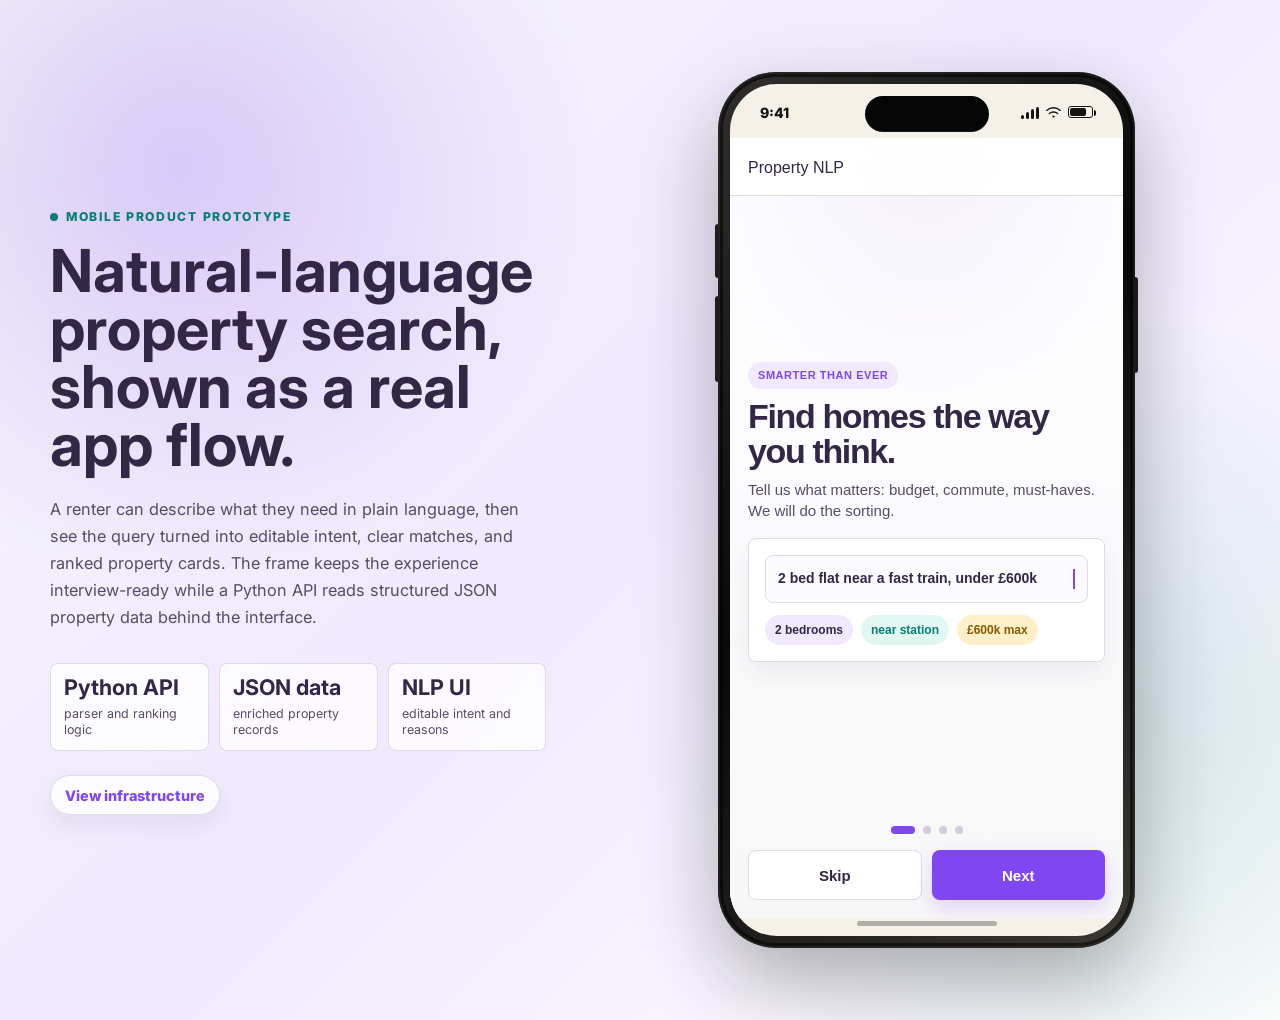
<file: demo/iphone-frame.html>
<!doctype html>
<html lang="en">
<head>
  <meta charset="utf-8">
  <meta name="viewport" content="width=device-width, initial-scale=1">
  <title>iPhone Frame · Property Search NLP Demo</title>
  <link rel="preconnect" href="https://fonts.googleapis.com">
  <link rel="preconnect" href="https://fonts.gstatic.com" crossorigin>
  <link href="https://fonts.googleapis.com/css2?family=Inter:wght@400;500;600;700;800&display=swap" rel="stylesheet">
  <style>
    :root {
      --ink: #322744;
      --muted: #574d66;
      --paper: #f7f7f8;
      --surface: #ffffff;
      --line: rgba(50, 39, 68, 0.14);
      --orange: #8046f1;
      --green: #087d73;
      --blue: #8046f1;
      --charcoal: #322744;
      --purple: #8046f1;
      --purple-soft: #f0e9ff;
      --phone-width: min(393px, calc(100vw - 44px));
      color-scheme: light;
      font-family: Inter, -apple-system, BlinkMacSystemFont, "Segoe UI", sans-serif;
    }

    * {
      box-sizing: border-box;
    }

    body {
      min-height: 100vh;
      margin: 0;
      display: grid;
      place-items: center;
      overflow-x: hidden;
      background:
        radial-gradient(circle at 14% 16%, rgba(128, 70, 241, 0.24), transparent 30%),
        radial-gradient(circle at 86% 72%, rgba(8, 125, 115, 0.16), transparent 32%),
        linear-gradient(135deg, #f7f7f8 0%, #f0e9ff 48%, #ffffff 100%);
      color: var(--ink);
    }

    .stage {
      width: min(1180px, calc(100vw - 32px));
      min-height: 100vh;
      display: grid;
      grid-template-columns: minmax(280px, 0.9fr) minmax(340px, 1.1fr);
      align-items: center;
      gap: clamp(28px, 6vw, 86px);
      padding: clamp(28px, 6vw, 72px) 0;
    }

    .brief {
      max-width: 520px;
    }

    .brief p {
      margin: 0;
      color: var(--muted);
      font-size: 1.02rem;
      line-height: 1.65;
    }

    .eyebrow {
      display: inline-flex;
      align-items: center;
      gap: 8px;
      margin-bottom: 18px;
      color: var(--green);
      font-size: 0.76rem;
      font-weight: 800;
      letter-spacing: 0.14em;
      text-transform: uppercase;
    }

    .eyebrow::before {
      content: "";
      width: 8px;
      height: 8px;
      border-radius: 50%;
      background: currentColor;
    }

    h1 {
      max-width: 18ch;
      margin: 0 0 22px;
      font-size: clamp(2rem, 4.8vw, 3.7rem);
      line-height: 0.98;
      letter-spacing: 0;
    }

    .metrics {
      display: grid;
      grid-template-columns: repeat(3, minmax(0, 1fr));
      gap: 10px;
      margin-top: 32px;
    }

    .metric {
      min-height: 86px;
      padding: 13px;
      border: 1px solid var(--line);
      border-radius: 8px;
      background: rgba(255, 255, 255, 0.76);
      backdrop-filter: blur(16px);
    }

    .metric strong {
      display: block;
      font-size: 1.35rem;
      line-height: 1;
    }

    .metric span {
      display: block;
      margin-top: 8px;
      color: var(--muted);
      font-size: 0.78rem;
      line-height: 1.25;
    }

    .page-link {
      width: fit-content;
      min-height: 40px;
      margin-top: 24px;
      padding: 0 14px;
      border: 1px solid var(--line);
      border-radius: 999px;
      display: inline-flex;
      align-items: center;
      background: rgba(255, 255, 255, 0.8);
      color: var(--purple);
      font-size: 0.9rem;
      font-weight: 800;
      text-decoration: none;
      box-shadow: 0 10px 24px rgba(50, 39, 68, 0.08);
    }

    .device-wrap {
      display: grid;
      place-items: center;
      perspective: 1600px;
    }

    .iphone {
      position: relative;
      width: calc(var(--phone-width) + 24px);
      padding: 12px;
      border-radius: 58px;
      background:
        linear-gradient(135deg, #31302e 0%, #080808 45%, #3c3934 100%);
      box-shadow:
        0 34px 80px rgba(36, 33, 32, 0.33),
        inset 0 0 0 2px rgba(255, 255, 255, 0.08),
        inset 0 0 0 5px rgba(0, 0, 0, 0.55);
      transform-origin: center;
    }

    .iphone::before,
    .iphone::after {
      content: "";
      position: absolute;
      left: -3px;
      width: 3px;
      border-radius: 3px 0 0 3px;
      background: #1f1d1b;
    }

    .iphone::before {
      top: 152px;
      height: 54px;
    }

    .iphone::after {
      top: 224px;
      height: 86px;
    }

    .power {
      position: absolute;
      right: -3px;
      top: 205px;
      width: 3px;
      height: 96px;
      border-radius: 0 3px 3px 0;
      background: #1d1b1a;
    }

    .screen {
      position: relative;
      width: var(--phone-width);
      aspect-ratio: 393 / 852;
      overflow: hidden;
      border-radius: 47px;
      background: #f5f1e9;
      box-shadow: inset 0 0 0 1px rgba(255, 255, 255, 0.16);
    }

    .phone-demo-frame {
      position: absolute;
      inset: 54px 0 18px;
      width: 100%;
      height: calc(100% - 72px);
      border: 0;
      background: #f5f1e9;
    }

    .onboarding-layer {
      position: absolute;
      inset: 54px 0 18px;
      z-index: 7;
      background: #f7f7f8;
      transition: opacity 220ms cubic-bezier(0.23, 1, 0.32, 1), visibility 220ms cubic-bezier(0.23, 1, 0.32, 1);
    }

    .onboarding-layer.is-hidden {
      opacity: 0;
      visibility: hidden;
      pointer-events: none;
    }

    .onboarding-frame {
      width: 100%;
      height: 100%;
      border: 0;
      background: #f7f7f8;
    }

    .island {
      position: absolute;
      top: 12px;
      left: 50%;
      z-index: 10;
      width: 124px;
      height: 36px;
      transform: translateX(-50%);
      border-radius: 999px;
      background: #050505;
      box-shadow: inset 0 -1px 0 rgba(255, 255, 255, 0.08);
    }

    .status {
      position: absolute;
      top: 0;
      left: 0;
      right: 0;
      z-index: 9;
      height: 56px;
      display: flex;
      align-items: center;
      justify-content: space-between;
      padding: 0 30px;
      font-size: 0.88rem;
      font-weight: 800;
      color: #171412;
      pointer-events: none;
    }

    .icons {
      display: flex;
      align-items: center;
      gap: 6px;
    }

    .signal {
      display: flex;
      align-items: flex-end;
      gap: 2px;
      height: 13px;
    }

    .signal i {
      width: 3px;
      border-radius: 3px;
      background: currentColor;
    }

    .signal i:nth-child(1) { height: 4px; }
    .signal i:nth-child(2) { height: 7px; }
    .signal i:nth-child(3) { height: 10px; }
    .signal i:nth-child(4) { height: 12px; }

    .battery {
      position: relative;
      width: 25px;
      height: 12px;
      padding: 1px;
      border: 1.5px solid currentColor;
      border-radius: 3px;
    }

    .battery::before {
      content: "";
      display: block;
      width: 76%;
      height: 100%;
      border-radius: 2px;
      background: currentColor;
    }

    .battery::after {
      content: "";
      position: absolute;
      top: 3px;
      right: -4px;
      width: 2px;
      height: 6px;
      border-radius: 0 2px 2px 0;
      background: currentColor;
    }

    .app {
      height: 100%;
      padding: 64px 18px 24px;
      overflow: auto;
      scrollbar-width: none;
    }

    .app::-webkit-scrollbar {
      display: none;
    }

    .app-head {
      display: flex;
      align-items: center;
      justify-content: space-between;
      margin-bottom: 18px;
    }

    .avatar {
      width: 36px;
      height: 36px;
      display: grid;
      place-items: center;
      border-radius: 50%;
      background: var(--charcoal);
      color: #fff7ea;
      font-weight: 800;
      font-size: 0.82rem;
    }

    .icon-btn {
      width: 38px;
      height: 38px;
      display: grid;
      place-items: center;
      border: 1px solid var(--line);
      border-radius: 50%;
      background: rgba(255, 250, 240, 0.72);
    }

    .icon-btn svg {
      width: 18px;
      height: 18px;
      stroke-width: 2.2;
    }

    .app h2 {
      margin: 0 0 16px;
      font-size: 2.15rem;
      line-height: 0.98;
      letter-spacing: 0;
    }

    .search {
      display: grid;
      gap: 12px;
      padding: 12px;
      border: 1px solid rgba(36, 33, 32, 0.12);
      border-radius: 8px;
      background: var(--surface);
      box-shadow: 0 12px 26px rgba(36, 33, 32, 0.08);
    }

    .query {
      display: grid;
      grid-template-columns: 30px 1fr;
      align-items: center;
      min-height: 52px;
      padding: 0 12px;
      border-radius: 7px;
      background: #ffffff;
      border: 1px solid rgba(36, 33, 32, 0.08);
    }

    .query span {
      color: #393430;
      font-size: 0.9rem;
      font-weight: 650;
      line-height: 1.25;
    }

    .chips {
      display: flex;
      gap: 7px;
      flex-wrap: wrap;
    }

    .chip {
      border: 1px solid rgba(36, 33, 32, 0.1);
      border-radius: 999px;
      padding: 7px 9px;
      background: #fff;
      color: #49433c;
      font-size: 0.73rem;
      font-weight: 700;
    }

    .chip.hot {
      background: var(--charcoal);
      color: #fffaf0;
    }

    .section-title {
      display: flex;
      align-items: end;
      justify-content: space-between;
      margin: 24px 0 12px;
    }

    .section-title strong {
      font-size: 1.02rem;
    }

    .section-title span {
      color: var(--muted);
      font-size: 0.78rem;
      font-weight: 700;
    }

    .cards {
      display: grid;
      gap: 10px;
    }

    .listing {
      display: grid;
      grid-template-columns: 88px 1fr;
      gap: 12px;
      padding: 10px;
      border: 1px solid rgba(36, 33, 32, 0.1);
      border-radius: 8px;
      background: rgba(255, 250, 240, 0.84);
    }

    .photo {
      min-height: 100px;
      border-radius: 7px;
      background:
        linear-gradient(135deg, rgba(36, 33, 32, 0.18), transparent),
        linear-gradient(160deg, #c8d6cf 0%, #f2dfc6 44%, #9c8f81 100%);
      position: relative;
      overflow: hidden;
    }

    .photo::before,
    .photo::after {
      content: "";
      position: absolute;
      background: rgba(255, 250, 240, 0.65);
    }

    .photo::before {
      left: 16px;
      top: 22px;
      width: 42px;
      height: 64px;
      border-radius: 4px 4px 0 0;
    }

    .photo::after {
      right: 10px;
      bottom: 12px;
      width: 30px;
      height: 42px;
      border-radius: 4px 4px 0 0;
    }

    .listing h3 {
      margin: 0;
      font-size: 0.93rem;
      line-height: 1.18;
      letter-spacing: 0;
    }

    .listing p {
      margin: 6px 0 0;
      color: var(--muted);
      font-size: 0.75rem;
      line-height: 1.35;
    }

    .score {
      display: inline-flex;
      align-items: center;
      gap: 5px;
      margin-top: 9px;
      color: var(--green);
      font-size: 0.74rem;
      font-weight: 800;
    }

    .score::before {
      content: "";
      width: 7px;
      height: 7px;
      border-radius: 50%;
      background: currentColor;
    }

    .map-strip {
      position: relative;
      min-height: 148px;
      overflow: hidden;
      border: 1px solid rgba(36, 33, 32, 0.1);
      border-radius: 8px;
      background:
        linear-gradient(90deg, transparent 48%, rgba(47, 111, 188, 0.28) 49%, rgba(47, 111, 188, 0.28) 51%, transparent 52%),
        linear-gradient(24deg, transparent 40%, rgba(36, 33, 32, 0.1) 41%, rgba(36, 33, 32, 0.1) 43%, transparent 44%),
        linear-gradient(130deg, #e9dfcf, #d8e2da);
    }

    .pin {
      position: absolute;
      width: 28px;
      height: 28px;
      display: grid;
      place-items: center;
      border-radius: 50% 50% 50% 4px;
      transform: rotate(-45deg);
      background: var(--orange);
      box-shadow: 0 8px 18px rgba(233, 95, 42, 0.26);
    }

    .pin::before {
      content: "";
      width: 8px;
      height: 8px;
      border-radius: 50%;
      background: #fffaf0;
    }

    .pin.one { top: 30px; left: 70px; }
    .pin.two { top: 80px; left: 185px; background: var(--green); }
    .pin.three { top: 42px; right: 60px; background: var(--blue); }

    .home-indicator {
      position: absolute;
      left: 50%;
      bottom: 10px;
      z-index: 8;
      width: 140px;
      height: 5px;
      transform: translateX(-50%);
      border-radius: 999px;
      background: rgba(0, 0, 0, 0.28);
    }

    .tabs {
      position: absolute;
      left: 18px;
      right: 18px;
      bottom: 28px;
      z-index: 7;
      height: 54px;
      display: grid;
      grid-template-columns: repeat(4, 1fr);
      align-items: center;
      border: 1px solid rgba(36, 33, 32, 0.12);
      border-radius: 8px;
      background: rgba(255, 250, 240, 0.9);
      backdrop-filter: blur(18px);
      box-shadow: 0 12px 28px rgba(36, 33, 32, 0.13);
    }

    .tab {
      height: 100%;
      display: grid;
      place-items: center;
      border: 0;
      background: transparent;
      color: #625b52;
      cursor: pointer;
    }

    .tab svg {
      width: 20px;
      height: 20px;
      stroke-width: 2.1;
    }

    .tab.active {
      color: var(--orange);
    }

    .toast {
      position: absolute;
      left: 32px;
      right: 32px;
      bottom: 92px;
      z-index: 6;
      display: flex;
      align-items: center;
      justify-content: space-between;
      gap: 12px;
      padding: 11px 12px;
      border-radius: 8px;
      background: #242120;
      color: #fffaf0;
      font-size: 0.78rem;
      font-weight: 700;
      box-shadow: 0 16px 30px rgba(36, 33, 32, 0.22);
    }

    .toast span:last-child {
      color: #efbfa5;
    }

    @media (max-width: 900px) {
      .stage {
        grid-template-columns: 1fr;
        justify-items: center;
        gap: 26px;
        padding-top: 26px;
      }

      .brief {
        width: min(560px, 100%);
        text-align: center;
      }

      .eyebrow {
        justify-content: center;
      }

      h1 {
        max-width: 10ch;
        margin-inline: auto;
      }

      .iphone {
        transform: none;
      }
    }

    @media (max-width: 520px) {
      :root {
        --phone-width: min(360px, calc(100vw - 42px));
      }

      body {
        place-items: start center;
      }

      .stage {
        width: min(100%, calc(100vw - 18px));
      }

      .metrics {
        grid-template-columns: 1fr;
      }

      .brief p {
        font-size: 0.95rem;
      }
    }

    body.preview-portfolio {
      min-height: 100vh;
      overflow: hidden;
      background:
        radial-gradient(circle at 18% 9%, rgba(128, 70, 241, 0.3), transparent 34%),
        radial-gradient(circle at 88% 82%, rgba(8, 125, 115, 0.18), transparent 36%),
        linear-gradient(135deg, #f8f5ff 0%, #eee7ff 46%, #edf6f7 100%);
    }

    body.preview-portfolio .stage {
      width: 100vw;
      min-height: 100vh;
      grid-template-columns: 1fr;
      place-items: center;
      padding: 22px;
    }

    body.preview-portfolio .brief {
      display: none;
    }

    body.preview-portfolio .device-wrap {
      width: 100%;
      height: 100%;
    }

    body.preview-portfolio .iphone {
      --phone-width: min(330px, calc(100vw - 96px));
      transform: none;
    }

    @media (max-height: 700px) {
      body.preview-portfolio .iphone {
        --phone-width: min(292px, calc(100vw - 96px));
      }
    }
  </style>
</head>
<body>
  <main class="stage">
    <section class="brief" aria-label="Prototype context">
      <span class="eyebrow">Mobile product prototype</span>
      <h1>Natural-language property search, shown as a real app flow.</h1>
      <p>
        A renter can describe what they need in plain language, then see the query
        turned into editable intent, clear matches, and ranked property cards. The
        frame keeps the experience interview-ready while a Python API reads
        structured JSON property data behind the interface.
      </p>
      <div class="metrics" aria-label="Prototype metrics">
        <div class="metric">
          <strong>Python API</strong>
          <span>parser and ranking logic</span>
        </div>
        <div class="metric">
          <strong>JSON data</strong>
          <span>enriched property records</span>
        </div>
        <div class="metric">
          <strong>NLP UI</strong>
          <span>editable intent and reasons</span>
        </div>
      </div>
      <a class="page-link" href="dev_whiteboard.html">View infrastructure</a>
    </section>

    <section class="device-wrap" aria-label="iPhone device mockup">
      <div class="iphone">
        <span class="power" aria-hidden="true"></span>
        <div class="screen">
          <div class="status" aria-hidden="true">
            <span>9:41</span>
            <div class="icons">
              <span class="signal"><i></i><i></i><i></i><i></i></span>
              <svg width="17" height="13" viewBox="0 0 17 13" fill="none" aria-hidden="true">
                <path d="M8.5 11.7a1.1 1.1 0 1 0 0-2.2 1.1 1.1 0 0 0 0 2.2Z" fill="currentColor"/>
                <path d="M4.3 7.6a6.2 6.2 0 0 1 8.4 0M1.7 4.4a10 10 0 0 1 13.6 0" stroke="currentColor" stroke-width="1.35" stroke-linecap="round"/>
              </svg>
              <span class="battery"></span>
            </div>
          </div>
          <div class="island" aria-hidden="true"></div>
          <iframe class="phone-demo-frame" src="live-demo.html?v=hosted-api-20260504" title="Build property search NLP demo"></iframe>
          <div class="onboarding-layer" id="onboarding-layer">
            <iframe class="onboarding-frame" src="property-nlp-onboarding.html?v=hosted-api-20260504" title="Property NLP smarter search onboarding"></iframe>
          </div>
          <div class="home-indicator" aria-hidden="true"></div>
        </div>
      </div>
    </section>
  </main>

  <script>
    if (new URLSearchParams(window.location.search).get("preview") === "portfolio") {
      document.body.classList.add("preview-portfolio");
    }

    const onboardingLayer = document.getElementById("onboarding-layer");

    window.addEventListener("message", (event) => {
      if (event.data && event.data.type === "property-nlp:onboarding-complete") {
        onboardingLayer.classList.add("is-hidden");
      }
    });
  </script>
</body>
</html>
</file>
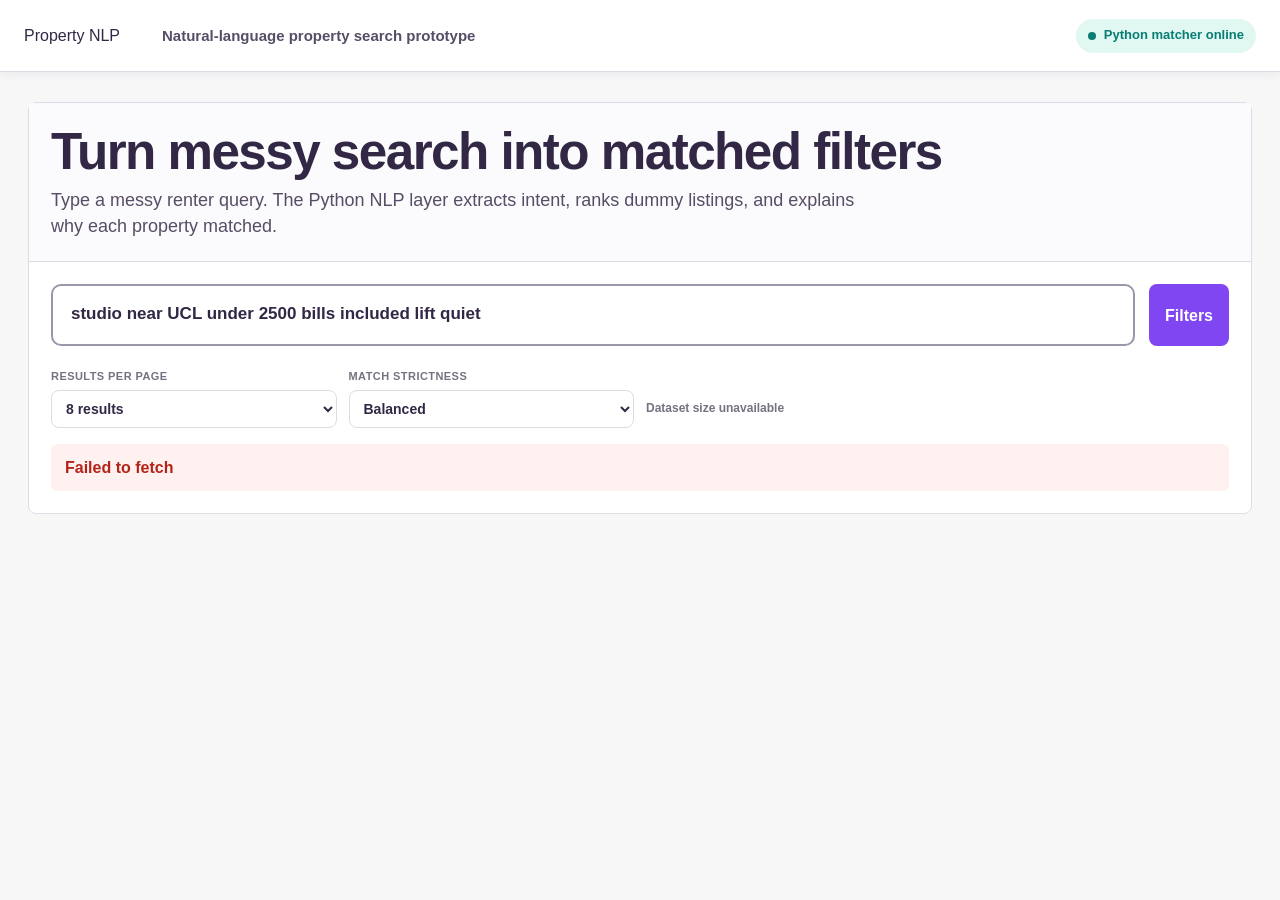
<file: demo/live-demo.html>
<!doctype html>
<html lang="en">
<head>
  <meta charset="utf-8">
  <meta name="viewport" content="width=device-width, initial-scale=1">
  <title>Property NLP Search Demo</title>
  <style>
    :root {
      --page: #f7f7f8;
      --paper: #ffffff;
      --ink: #322744;
      --soft: #574d66;
      --muted: #777181;
      --line: #dedbe5;
      --purple: #8046f1;
      --purple-dark: #322744;
      --purple-soft: #f0e9ff;
      --green: #087d73;
      --green-soft: #e0f7f2;
      --amber: #8a5a00;
      --amber-soft: #fff0c9;
      --red: #b42318;
      --red-soft: #fff1f0;
      --grey-soft: #f0eef3;
      --sans: "SF Pro Display", "SF Pro Display", "Helvetica Neue", Arial, system-ui, sans-serif;
      --mono: "SF Mono", "JetBrains Mono", ui-monospace, monospace;
      --search-row-height: 62px;
    }

    * { box-sizing: border-box; }

    body {
      margin: 0;
      background: var(--page);
      color: var(--ink);
      font-family: var(--sans);
      font-size: 16px;
      line-height: 1.45;
    }

    button, textarea, select, input { font: inherit; }
    button { cursor: pointer; }
    a { color: inherit; text-decoration: none; }

    .nav {
      min-height: 72px;
      padding: 0 max(24px, calc((100vw - 1440px) / 2 + 32px));
      display: grid;
      grid-template-columns: auto 1fr auto;
      gap: 28px;
      align-items: center;
      background: var(--paper);
      border-bottom: 1px solid var(--line);
      box-shadow: 0 2px 10px rgba(50, 39, 68, 0.07);
    }

    .brand-logo {
      width: 110px;
      height: auto;
      display: block;
      fill: var(--purple);
    }

    .nav-copy {
      color: var(--soft);
      font-size: 15px;
      font-weight: 700;
    }

    .status {
      min-height: 34px;
      padding: 0 12px;
      border-radius: 999px;
      display: inline-flex;
      align-items: center;
      gap: 8px;
      background: var(--green-soft);
      color: var(--green);
      font-size: 13px;
      font-weight: 850;
      white-space: nowrap;
    }

    .status::before {
      content: "";
      width: 8px;
      height: 8px;
      border-radius: 50%;
      background: currentColor;
    }

    .page {
      width: min(1440px, calc(100% - 56px));
      margin: 30px auto 70px;
      display: grid;
      grid-template-columns: minmax(0, 1fr);
      gap: 28px;
      align-items: start;
    }

    .panel,
    .result,
    .side-panel {
      border: 1px solid var(--line);
      border-radius: 8px;
      background: var(--paper);
    }

    .panel {
      position: relative;
      overflow: visible;
    }

    .panel-head {
      padding: 22px;
      border-bottom: 1px solid var(--line);
      background: #fbfafc;
    }

    h1 {
      margin: 0 0 9px;
      color: var(--purple-dark);
      font-size: clamp(30px, 4vw, 52px);
      line-height: 1.04;
      letter-spacing: -0.03em;
    }

    .lede {
      max-width: 820px;
      margin: 0;
      color: var(--soft);
      font-size: 18px;
    }

    .search-body {
      padding: 22px;
      display: grid;
      gap: 16px;
    }

    .query-row {
      position: relative;
      display: grid;
      grid-template-columns: 1fr auto;
      gap: 14px;
      align-items: start;
    }

    .query-field {
      position: relative;
      min-width: 0;
    }

    body.history-active::before {
      content: "";
      position: fixed;
      inset: 0;
      z-index: 48;
      background: rgba(18, 14, 27, 0.58);
    }

    body.history-active .query-field {
      z-index: 72;
    }

    body.history-active .query-field::before {
      content: "";
      position: absolute;
      inset: -8px;
      z-index: 0;
      border-radius: 16px;
      background: #ffffff;
      box-shadow: 0 24px 70px rgba(18, 14, 27, 0.28);
    }

    body.history-active .query-field textarea {
      position: relative;
      z-index: 2;
    }

    body.history-active .history-menu {
      z-index: 3;
    }

    textarea {
      width: 100%;
      min-height: 62px;
      height: var(--search-row-height);
      max-height: var(--search-row-height);
      resize: none;
      padding: 16px 18px;
      border: 2px solid #9b96aa;
      border-radius: 10px;
      background: #ffffff;
      color: var(--purple-dark);
      font-size: 17px;
      font-weight: 650;
      line-height: 1.42;
    }

    textarea:focus {
      outline: 3px solid rgba(128, 70, 241, 0.18);
      border-color: var(--purple);
    }

    .filter-open-button {
      min-height: 54px;
      height: 62px;
      padding: 0 16px;
      border: 0;
      border-radius: 8px;
      background: var(--purple);
      color: #ffffff;
      font-weight: 720;
    }

    .filter-open-button:active {
      transform: translateY(1px);
    }

    .controls {
      display: grid;
      grid-template-columns: repeat(4, minmax(0, 1fr));
      gap: 12px;
      align-items: center;
      color: var(--soft);
      font-size: 14px;
      font-weight: 800;
    }

    .control-field {
      display: grid;
      gap: 5px;
      min-width: 0;
    }

    .control-field span,
    .control-field label {
      color: var(--muted);
      font-size: 11px;
      font-weight: 900;
      letter-spacing: 0.04em;
      text-transform: uppercase;
    }

    .controls select {
      min-height: 38px;
      padding: 0 10px;
      border: 1px solid var(--line);
      border-radius: 8px;
      background: #ffffff;
      color: var(--ink);
      font: inherit;
      font-weight: 850;
      min-width: 0;
    }

    .controls input {
      min-height: 38px;
      padding: 0 10px;
      border: 1px solid var(--line);
      border-radius: 8px;
      background: #ffffff;
      color: var(--ink);
      font: inherit;
      font-weight: 850;
      min-width: 0;
      width: 100%;
    }

    .dataset-count {
      align-self: end;
      min-height: 38px;
      display: inline-flex;
      align-items: center;
      color: var(--muted);
      font-size: 12px;
      font-weight: 850;
    }

    .intent {
      display: none;
      gap: 9px;
      padding-top: 2px;
    }

    .intent.visible {
      display: grid;
    }

    .intent-group {
      display: grid;
      gap: 6px;
    }

    .intent-group-title {
      color: var(--muted);
      font-size: 11px;
      font-weight: 750;
      letter-spacing: 0.04em;
      text-transform: uppercase;
    }

    .intent-group-head {
      display: flex;
      justify-content: space-between;
      gap: 10px;
      align-items: center;
    }

    .intent-chip-row {
      display: flex;
      flex-wrap: wrap;
      gap: 6px;
    }

    .chip {
      min-height: 28px;
      padding: 0 5px 0 9px;
      border: 1px solid transparent;
      border-radius: 999px;
      display: inline-flex;
      align-items: center;
      gap: 5px;
      background: var(--purple-soft);
      color: var(--ink);
      font-size: 12px;
      font-weight: 650;
    }

    .chip:focus {
      outline: 2px solid rgba(128, 70, 241, 0.18);
      outline-offset: 2px;
    }

    .chip strong {
      color: var(--purple);
      font-weight: 750;
    }

    .chip.preference {
      background: var(--green-soft);
      color: var(--green);
    }

    .chip.preference strong {
      color: var(--green);
    }

    .chip.exclusion {
      background: var(--red-soft);
      color: var(--red);
    }

    .chip.exclusion strong {
      color: var(--red);
    }

    .chip button {
      width: 18px;
      height: 18px;
      padding: 0;
      border: 0;
      border-radius: 0;
      display: grid;
      place-items: center;
      background: transparent;
      color: currentColor;
      font-size: 13px;
      line-height: 1;
      font-weight: 900;
      opacity: 0.74;
    }

    .chip button:hover {
      opacity: 1;
    }

    .chip [data-chip-remove] {
      width: 16px;
      height: 16px;
      font-size: 11px;
    }

    .modal-title,
    .filter-title {
      color: var(--muted);
      font-size: 11px;
      font-weight: 750;
      letter-spacing: 0.04em;
      text-transform: uppercase;
    }

    .modal-sheet {
      position: fixed;
      inset: 0;
      z-index: 30;
      display: none;
      place-items: center;
      background: rgba(32, 26, 43, 0.28);
      padding: 18px;
    }

    .modal-sheet.visible {
      display: grid;
    }

    .modal-dialog {
      width: min(520px, 100%);
      margin: 0 auto;
      display: grid;
      gap: 12px;
      padding: 16px;
      border: 1px solid var(--line);
      border-radius: 8px;
      background: #ffffff;
      box-shadow: 0 18px 54px rgba(32, 26, 43, 0.2);
    }

    .sheet-head {
      display: flex;
      justify-content: space-between;
      gap: 12px;
      align-items: center;
    }

    .sheet-close {
      width: 34px;
      height: 34px;
      border: 0;
      border-radius: 999px;
      background: var(--grey-soft);
      color: var(--ink);
      font-size: 18px;
      font-weight: 900;
    }

    .modal-dialog select,
    .modal-dialog input {
      min-height: 38px;
      padding: 0 10px;
      border: 1px solid var(--line);
      border-radius: 8px;
      background: #ffffff;
      color: var(--ink);
      font: inherit;
      font-weight: 500;
    }

    .modal-actions {
      display: grid;
      grid-template-columns: 1fr 1fr;
      gap: 8px;
    }

    .filter-drawer {
      position: fixed;
      inset: 0;
      z-index: 34;
      background: rgba(32, 26, 43, 0.34);
      opacity: 0;
      pointer-events: none;
      transition: opacity 180ms cubic-bezier(0.23, 1, 0.32, 1);
    }

    .filter-drawer.visible {
      opacity: 1;
      pointer-events: auto;
    }

    .filter-panel {
      position: absolute;
      top: 0;
      right: 0;
      width: min(460px, 100%);
      height: 100%;
      display: grid;
      grid-template-rows: auto 1fr auto;
      background: #ffffff;
      box-shadow: -18px 0 44px rgba(32, 26, 43, 0.18);
      transform: translate3d(104%, 0, 0);
      transition: transform 180ms cubic-bezier(0.23, 1, 0.32, 1);
      will-change: transform;
    }

    .filter-drawer.visible .filter-panel {
      transform: translate3d(0, 0, 0);
    }

    .filter-head {
      min-height: 58px;
      padding: 0 16px;
      border-bottom: 1px solid var(--line);
      display: flex;
      justify-content: space-between;
      align-items: center;
      gap: 12px;
    }

    .filter-head h2 {
      margin: 0;
      color: var(--purple-dark);
      font-size: 20px;
      font-weight: 720;
    }

    .filter-close {
      width: 34px;
      height: 34px;
      border: 0;
      border-radius: 999px;
      background: var(--grey-soft);
      color: var(--ink);
      font-size: 18px;
      font-weight: 700;
    }

    .filter-content {
      overflow: auto;
      padding: 12px 16px 18px;
      display: grid;
      gap: 16px;
    }

    .filter-section {
      display: grid;
      gap: 8px;
      padding-bottom: 14px;
      border-bottom: 1px solid var(--line);
    }

    .filter-section:last-child {
      border-bottom: 0;
    }

    .filter-section h3 {
      margin: 0;
      color: var(--purple-dark);
      font-size: 15px;
      font-weight: 680;
    }

    .filter-grid-2 {
      display: grid;
      grid-template-columns: 1fr 1fr;
      gap: 10px;
    }

    .filter-field {
      display: grid;
      gap: 5px;
    }

    .filter-field label,
    .filter-label {
      color: var(--muted);
      font-size: 11px;
      font-weight: 700;
    }

    .filter-field select,
    .filter-field input,
    .filter-keywords {
      min-height: 38px;
      width: 100%;
      padding: 0 10px;
      border: 1px solid var(--line);
      border-radius: 6px;
      background: #ffffff;
      color: var(--ink);
      font: inherit;
      font-size: 14px;
      font-weight: 480;
    }

    .filter-option-list {
      display: grid;
      gap: 6px;
    }

    .filter-check {
      min-height: 28px;
      display: flex;
      align-items: center;
      gap: 8px;
      color: var(--ink);
      font-size: 14px;
      font-weight: 480;
    }

    .filter-check input {
      width: 16px;
      height: 16px;
      accent-color: var(--purple);
    }

    .filter-radio-row {
      display: grid;
      grid-template-columns: minmax(0, 1fr) repeat(3, auto);
      gap: 6px;
      align-items: center;
    }

    .filter-radio-row span {
      color: var(--ink);
      font-size: 14px;
      font-weight: 520;
    }

    .filter-radio-row label {
      min-height: 28px;
      padding: 0 8px;
      border: 1px solid var(--line);
      border-radius: 999px;
      display: inline-flex;
      align-items: center;
      gap: 5px;
      color: var(--soft);
      font-size: 12px;
      font-weight: 560;
    }

    .filter-radio-row input {
      width: 12px;
      height: 12px;
      accent-color: var(--purple);
    }

    .filter-help {
      margin: 0;
      color: var(--muted);
      font-size: 12px;
      line-height: 1.35;
    }

    .filter-footer {
      padding: 12px 16px;
      border-top: 1px solid var(--line);
      display: grid;
      grid-template-columns: 1fr 1fr;
      gap: 10px;
      background: #ffffff;
    }

    .assist-layer {
      display: none;
      gap: 10px;
    }

    .assist-layer.visible {
      display: grid;
    }

    .assist-card {
      display: grid;
      gap: 8px;
      padding: 12px;
      border: 1px solid var(--line);
      border-radius: 6px;
      background: #fbfafc;
    }

    .assist-card.repair {
      border-color: rgba(8, 125, 115, 0.24);
      background: var(--green-soft);
    }

    .assist-card.clarify {
      border-color: rgba(138, 90, 0, 0.24);
      background: var(--amber-soft);
    }

    .assist-title {
      color: var(--purple-dark);
      font-size: 13px;
      font-weight: 900;
    }

    .assist-copy {
      margin: 0;
      color: var(--soft);
      font-size: 13px;
      font-weight: 750;
    }

    .assist-actions {
      display: flex;
      flex-wrap: wrap;
      gap: 8px;
    }

    .secondary {
      min-height: 38px;
      padding: 0 12px;
      border: 1px solid var(--line);
      border-radius: 5px;
      background: #ffffff;
      color: var(--ink);
      font-size: 13px;
      font-weight: 650;
    }

    .secondary.strong {
      border-color: var(--purple);
      background: var(--purple);
      color: #ffffff;
    }

    .results-wrap {
      margin-top: 24px;
      display: grid;
      gap: 22px;
    }

    #results {
      display: grid;
      gap: 12px;
    }

    .summary {
      display: none;
    }

    .summary strong {
      color: var(--purple-dark);
      font-size: 23px;
    }

    .result {
      overflow: hidden;
      padding: 0;
      display: grid;
      grid-template-columns: 168px minmax(0, 1fr);
      gap: 0;
      box-shadow: 0 8px 24px rgba(50, 39, 68, 0.09);
      transition: border-color 160ms ease, transform 160ms ease, box-shadow 160ms ease;
    }

    .result:hover {
      border-color: rgba(128, 70, 241, 0.5);
      transform: translateY(-1px);
      box-shadow: 0 12px 30px rgba(50, 39, 68, 0.12);
    }

    .listing-photo {
      min-height: 100%;
      background:
        linear-gradient(135deg, rgba(50, 39, 68, 0.06), rgba(50, 39, 68, 0.02)),
        #efedf2;
      border-right: 1px solid var(--line);
      display: grid;
      place-items: center;
      color: #9b96aa;
      font-size: 12px;
      font-weight: 650;
      letter-spacing: 0.03em;
      text-transform: uppercase;
    }

    .listing-body {
      min-width: 0;
      padding: 17px 20px 14px;
      display: grid;
      grid-template-columns: minmax(0, 1fr) auto;
      gap: 7px 12px;
      align-content: start;
    }

    .listing-main {
      min-width: 0;
    }

    .like-button {
      width: 32px;
      height: 32px;
      border: 0;
      border-radius: 0;
      display: grid;
      place-items: center;
      background: transparent;
      color: var(--purple-dark);
    }

    .like-button.saved {
      color: var(--purple);
    }

    .like-button svg {
      width: 25px;
      height: 25px;
      stroke: currentColor;
      stroke-width: 1.6;
      fill: none;
    }

    .like-button.saved svg {
      fill: currentColor;
    }

    .price {
      margin: 0 0 2px;
      color: var(--purple-dark);
      font-size: clamp(23px, 3vw, 30px);
      line-height: 1.05;
      letter-spacing: -0.01em;
      font-weight: 780;
      display: inline;
    }

    .weekly {
      display: inline;
      margin-left: 5px;
      color: var(--muted);
      font-size: clamp(15px, 2vw, 18px);
      font-weight: 500;
    }

    .specs {
      margin: 13px 0 2px;
      display: flex;
      flex-wrap: wrap;
      gap: 6px;
      color: var(--ink);
      font-size: 16px;
      font-weight: 560;
    }

    .specs span + span::before {
      content: "•";
      margin-right: 6px;
      color: var(--muted);
    }

    .address {
      margin: 0 0 9px;
      color: var(--muted);
      font-size: 16px;
      line-height: 1.25;
      font-weight: 500;
    }

    .meta {
      color: var(--soft);
      font-size: 15px;
      font-weight: 720;
    }

    .desc {
      max-width: 760px;
      margin: 0;
      color: var(--purple-dark);
      font-size: 15px;
      line-height: 1.32;
      font-weight: 450;
    }

    .facts {
      margin-top: 9px;
      display: flex;
      flex-wrap: wrap;
      gap: 6px;
    }

    .fact {
      min-height: 24px;
      padding: 0 9px;
      border-radius: 999px;
      display: inline-flex;
      align-items: center;
      background: #ffffff;
      border: 1px solid #9b96aa;
      color: var(--ink);
      font-size: 12px;
      font-weight: 560;
    }

    .key-fact {
      border: 0;
      background: transparent;
      padding: 0;
      min-height: auto;
      color: var(--purple-dark);
      font-size: 13px;
      font-weight: 560;
    }

    .agent-row {
      grid-column: 1 / -1;
      display: grid;
      grid-template-columns: 132px minmax(0, 1fr) auto;
      gap: 12px;
      align-items: end;
      padding-top: 10px;
    }

    .agent-logo {
      min-height: 36px;
      display: flex;
      align-items: center;
      justify-content: center;
      border: 1px solid var(--line);
      border-radius: 4px;
      background: #f4f2f7;
      color: var(--soft);
      font-size: 11px;
      font-weight: 650;
      letter-spacing: 0.02em;
      line-height: 1;
      text-transform: uppercase;
    }

    .agent-logo span {
      display: none;
    }

    .contact-actions {
      display: flex;
      justify-content: flex-end;
      gap: 14px;
      align-items: center;
    }

    .contact-action {
      display: inline-flex;
      align-items: center;
      gap: 6px;
      border: 0;
      padding: 0;
      color: var(--purple-dark);
      background: transparent;
      font-size: 18px;
      font-weight: 620;
      line-height: 1.1;
    }

    .contact-action svg {
      width: 25px;
      height: 25px;
      stroke: currentColor;
      stroke-width: 1.5;
      fill: none;
    }

    .empty-state {
      padding: 22px;
      border: 1px dashed #b9b3c5;
      border-radius: 8px;
      background: var(--paper);
      display: grid;
      gap: 14px;
    }

    .empty-state h2 {
      margin: 0;
      color: var(--purple-dark);
      font-size: 22px;
    }

    .empty-state p {
      margin: 0;
      color: var(--soft);
    }

    .side-panel {
      padding: 18px;
      position: sticky;
      top: 22px;
      display: none;
      gap: 18px;
    }

    .side-panel h2 {
      margin: 0;
      color: var(--purple-dark);
      font-size: 20px;
    }

    .side-tabs {
      display: grid;
      grid-template-columns: repeat(3, minmax(0, 1fr));
      gap: 6px;
      padding: 4px;
      border-radius: 6px;
      background: var(--grey-soft);
    }

    .side-tab {
      min-height: 36px;
      border: 0;
      border-radius: 4px;
      background: transparent;
      color: var(--soft);
      font-size: 13px;
      font-weight: 850;
    }

    .side-tab.active {
      background: var(--paper);
      color: var(--purple);
      box-shadow: 0 1px 4px rgba(50, 39, 68, 0.1);
    }

    .side-section {
      display: none;
      gap: 12px;
    }

    .side-section.active {
      display: grid;
    }

    .schema-block {
      display: grid;
      gap: 10px;
      padding: 12px;
      border: 1px solid var(--line);
      border-radius: 6px;
      background: #fbfafc;
    }

    .schema-block h3 {
      margin: 0;
      color: var(--purple-dark);
      font-size: 15px;
    }

    .schema-block p {
      margin: 0;
      color: var(--soft);
      font-size: 13px;
      font-weight: 700;
    }

    .schema-list {
      margin: 0;
      padding: 0;
      list-style: none;
      display: grid;
      gap: 6px;
    }

    .schema-list li {
      display: grid;
      grid-template-columns: 112px 1fr;
      gap: 8px;
      color: var(--soft);
      font-size: 12px;
    }

    .schema-list strong {
      color: var(--purple-dark);
      font-weight: 900;
    }

    .schema-code {
      max-height: 280px;
      overflow: auto;
      padding: 12px;
      border-radius: 6px;
      background: #25202f;
      color: #f4efff;
      font-family: var(--mono);
      font-size: 11px;
      line-height: 1.5;
      white-space: pre-wrap;
    }

    .search-memory-actions {
      display: flex;
      gap: 8px;
      flex-wrap: wrap;
    }

    .search-memory-list {
      display: grid;
      gap: 10px;
    }

    .search-memory-empty {
      padding: 12px;
      border: 1px dashed #b9b3c5;
      border-radius: 6px;
      color: var(--muted);
      font-size: 13px;
      font-weight: 750;
    }

    .search-memory-item {
      display: grid;
      gap: 8px;
      padding: 10px;
      border: 1px solid var(--line);
      border-radius: 6px;
      background: #fbfafc;
    }

    .search-memory-query {
      margin: 0;
      color: var(--purple-dark);
      font-size: 13px;
      font-weight: 850;
      line-height: 1.35;
    }

    .search-memory-meta {
      color: var(--muted);
      font-size: 11px;
      font-weight: 800;
    }

    .search-memory-buttons {
      display: flex;
      flex-wrap: wrap;
      gap: 6px;
    }

    .history-menu {
      position: absolute;
      z-index: 56;
      top: calc(100% + 6px);
      left: 0;
      right: 0;
      display: none;
      max-height: min(340px, 58vh);
      overflow: auto;
      padding: 8px;
      border: 1px solid var(--line);
      border-radius: 10px;
      background: #ffffff;
      box-shadow: 0 18px 40px rgba(32, 26, 43, 0.14);
    }

    .history-menu.visible {
      display: grid;
      gap: 6px;
    }

    .history-option {
      width: 100%;
      padding: 10px 11px;
      border-radius: 8px;
      background: #fbfafc;
      color: var(--purple-dark);
      text-align: left;
      font-size: 13px;
      font-weight: 800;
      line-height: 1.3;
    }

    .history-option:hover,
    .history-option:focus {
      outline: none;
      background: var(--purple-soft);
    }

    .json-box {
      min-height: 260px;
      max-height: 560px;
      overflow: auto;
      padding: 14px;
      border-radius: 6px;
      background: #25202f;
      color: #f4efff;
      font-family: var(--mono);
      font-size: 12px;
      line-height: 1.55;
      white-space: pre-wrap;
    }

    .error {
      display: none;
      padding: 12px 14px;
      border-radius: 6px;
      background: var(--red-soft);
      color: var(--red);
      font-weight: 800;
    }

    .error.visible {
      display: block;
    }

    @media (max-width: 980px) {
      .nav {
        grid-template-columns: 1fr;
        gap: 4px;
        padding-top: 14px;
        padding-bottom: 14px;
      }

      .page {
        width: min(100% - 28px, 760px);
        grid-template-columns: 1fr;
        margin-top: 14px;
      }

      .query-row {
        grid-template-columns: minmax(0, 3fr) minmax(92px, 1fr);
      }

      .result {
        grid-template-columns: 1fr;
      }

      .listing-photo {
        min-height: 136px;
        border-right: 0;
        border-bottom: 1px solid var(--line);
      }

      .listing-body {
        padding: 15px;
      }

      .side-panel {
        position: static;
      }

      .contact-actions {
        justify-content: stretch;
      }

      .contact-action {
        flex: 1;
        justify-content: flex-start;
        min-height: 34px;
        font-size: 16px;
      }
    }

    @media (max-width: 560px) {
      body {
        background: #ffffff;
        padding: 0;
      }

      .nav {
        min-height: 58px;
        padding: 10px 14px;
        border-bottom: 0;
        box-shadow: none;
      }

      .brand-logo {
        width: 104px;
      }

      .nav-copy,
      .status {
        display: none;
      }

      .page {
        width: 100%;
        margin: 0;
        gap: 0;
      }

      .panel,
      .side-panel {
        border-left: 0;
        border-right: 0;
        border-radius: 0;
      }

      .result {
        width: calc(100% - 28px);
        margin: 0 auto;
        border-left: 1px solid var(--line);
        border-right: 1px solid var(--line);
        border-radius: 8px;
        box-shadow: 0 8px 22px rgba(50, 39, 68, 0.11);
      }

      .panel-head {
        padding: 12px 14px;
      }

      h1 {
        font-size: 25px;
      }

      .lede {
        display: none;
      }

      .search-body {
        padding: 12px 14px 14px;
        gap: 12px;
      }

      textarea {
        padding: 12px;
        font-size: 15px;
      }

      .query-row {
        grid-template-columns: minmax(0, 3fr) minmax(82px, 1fr);
        gap: 8px;
      }

      .filter-open-button {
        width: 100%;
        padding: 0 10px;
      }

      .controls {
        grid-template-columns: 1fr 1fr;
        gap: 8px;
      }

      .dataset-count {
        display: none;
      }
    }
  </style>
</head>
  <body>
  <nav class="nav">
    <div class="brand-logo" aria-label="Property NLP">Property NLP</div>
    <div class="nav-copy">Natural-language property search prototype</div>
    <div class="status">Python matcher online</div>
  </nav>

  <main class="page">
    <section>
      <div class="panel">
        <div class="panel-head">
          <h1>Turn messy search into matched filters</h1>
          <p class="lede">Type a messy renter query. The Python NLP layer extracts intent, ranks dummy listings, and explains why each property matched.</p>
        </div>
        <div class="search-body">
          <form class="query-row" id="search-form">
            <div class="query-field">
              <textarea id="query" aria-label="Property search query">studio near UCL under 2500 bills included lift quiet</textarea>
              <div class="history-menu" id="history-menu"></div>
            </div>
            <button class="filter-open-button" id="filter-open-button" type="button">Filters</button>
          </form>

          <div class="controls">
            <div class="control-field">
              <label for="result-count">Results per page</label>
              <select id="result-count">
                <option value="8">8 results</option>
                <option value="20">20 results</option>
                <option value="60">60 results</option>
                <option value="100">100 results</option>
              </select>
            </div>
            <div class="control-field">
              <label for="match-strictness">Match strictness</label>
              <select id="match-strictness">
                <option value="20">Flexible</option>
                <option value="35" selected>Balanced</option>
                <option value="55">Precise</option>
              </select>
            </div>
            <span class="dataset-count" id="dataset-count">Loading dataset...</span>
          </div>

          <div class="error" id="error"></div>
          <div class="assist-layer" id="assist-layer"></div>
          <div class="intent" id="intent"></div>
          <div class="modal-sheet" id="chip-editor" aria-hidden="true">
            <div class="modal-dialog" role="dialog" aria-modal="true" aria-label="Edit filter">
              <div class="sheet-head">
                <div class="modal-title" id="chip-editor-label">Edit filter</div>
                <button class="sheet-close" id="chip-editor-cancel" type="button" aria-label="Close edit filter">x</button>
              </div>
              <input id="chip-editor-input" type="text">
              <div class="modal-actions">
                <button class="secondary" id="chip-editor-cancel-secondary" type="button">Cancel</button>
                <button class="secondary strong" id="chip-editor-apply" type="button">Apply</button>
              </div>
            </div>
          </div>
        </div>
      </div>

      <div class="results-wrap" id="results-wrap">
        <div class="summary" id="summary"></div>
        <div id="results"></div>
      </div>
    </section>

    <aside class="side-panel">
      <div class="side-tabs" role="tablist" aria-label="NLP details">
        <button class="side-tab active" type="button" data-side-tab="intent">Parsed intent</button>
        <button class="side-tab" type="button" data-side-tab="memory">Searches</button>
        <button class="side-tab" type="button" data-side-tab="schema">Data structure</button>
      </div>

      <section class="side-section active" id="intent-panel">
        <h2>Parsed intent</h2>
        <div class="json-box" id="json-box">{}</div>
      </section>

      <section class="side-section" id="memory-panel">
        <h2>Saved and recent</h2>
        <div class="search-memory-actions">
          <button class="secondary strong" id="save-search-button" type="button">Save current</button>
          <button class="secondary" id="clear-recent-button" type="button">Clear recent</button>
        </div>
        <div class="schema-block">
          <h3>Saved searches</h3>
          <div class="search-memory-list" id="saved-searches"></div>
        </div>
        <div class="schema-block">
          <h3>Recent searches</h3>
          <div class="search-memory-list" id="recent-searches"></div>
        </div>
      </section>

      <section class="side-section" id="schema-panel">
        <h2>NLP engine structure</h2>
        <div class="schema-block">
          <h3>Listing facts</h3>
          <p>Verified source data should stay separate from NLP guesses and search-only fields.</p>
          <ul class="schema-list">
            <li><strong>source</strong><span>portal, listing URL, agent id, last seen timestamp</span></li>
            <li><strong>price</strong><span>pcm, weekly rent, deposit, bills included</span></li>
            <li><strong>property</strong><span>address, postcode, lat/lng, type, beds, baths, size, floor, build age</span></li>
            <li><strong>availability</strong><span>available date, tenancy length, furnishing, pets, student friendly</span></li>
            <li><strong>amenities</strong><span>garden, balcony, parking, gym, concierge, lift, step-free access</span></li>
            <li><strong>proximity</strong><span>nearby stations, landmarks, commute estimates</span></li>
            <li><strong>nlp</strong><span>clean text, derived tags, negative tags, confidence</span></li>
            <li><strong>search</strong><span>text blob, embedding id, indexed timestamp</span></li>
          </ul>
        </div>
        <div class="schema-block">
          <h3>Query intent</h3>
          <ul class="schema-list">
            <li><strong>hard filters</strong><span>rent ceiling, room type, location, station/landmark proximity, exclusions</span></li>
            <li><strong>soft prefs</strong><span>amenities, floor level, build age, fuzzy lifestyle terms</span></li>
            <li><strong>vector soft fit</strong><span>TF-IDF vector score boosts lifestyle wording after hard filters stay in control</span></li>
            <li><strong>explainability</strong><span>every match stores hard checks, soft scores, exclusions, and reasons</span></li>
          </ul>
        </div>
        <pre class="schema-code" id="schema-code"></pre>
      </section>
    </aside>
  </main>

  <div class="filter-drawer" id="filter-drawer" aria-hidden="true">
    <aside class="filter-panel" role="dialog" aria-modal="true" aria-label="Property filters">
      <div class="filter-head">
        <h2>Filters</h2>
        <button class="filter-close" id="filter-close-button" type="button" aria-label="Close filters">x</button>
      </div>
      <div class="filter-content">
        <section class="filter-section" data-filter-group="property-type">
          <h3>Radius</h3>
          <div class="filter-field">
            <label for="filter-radius">Radius</label>
            <select id="filter-radius">
              <option value="this area only">This area only</option>
              <option value="0.5 mile">0.5 mile</option>
              <option value="1 mile">1 mile</option>
              <option value="2 miles">2 miles</option>
              <option value="3 miles">3 miles</option>
              <option value="5 miles">5 miles</option>
            </select>
          </div>
        </section>

        <section class="filter-section" data-filter-group="must-haves">
          <h3>Bedrooms</h3>
          <div class="filter-grid-2">
            <div class="filter-field">
              <label for="filter-min-beds">Min beds</label>
              <select id="filter-min-beds">
                <option value="">No min</option>
                <option value="0">Studio</option>
                <option value="1">1 bed</option>
                <option value="2">2 beds</option>
                <option value="3">3 beds</option>
                <option value="4">4 beds</option>
                <option value="5">5+ beds</option>
              </select>
            </div>
            <div class="filter-field">
              <label for="filter-max-beds">Max beds</label>
              <select id="filter-max-beds">
                <option value="">No max</option>
                <option value="0">Studio</option>
                <option value="1">1 bed</option>
                <option value="2">2 beds</option>
                <option value="3">3 beds</option>
                <option value="4">4 beds</option>
                <option value="5">5+ beds</option>
              </select>
            </div>
          </div>
        </section>

        <section class="filter-section" data-filter-group="property-features">
          <h3>Bathrooms</h3>
          <div class="filter-grid-2">
            <div class="filter-field">
              <label for="filter-min-baths">Min baths</label>
              <select id="filter-min-baths">
                <option value="">No min</option>
                <option value="1">1 bath</option>
                <option value="2">2 baths</option>
                <option value="3">3 baths</option>
              </select>
            </div>
            <div class="filter-field">
              <label for="filter-max-baths">Max baths</label>
              <select id="filter-max-baths">
                <option value="">No max</option>
                <option value="1">1 bath</option>
                <option value="2">2 baths</option>
                <option value="3">3 baths</option>
              </select>
            </div>
          </div>
        </section>

        <section class="filter-section">
          <h3>Place</h3>
          <div class="filter-grid-2">
            <div class="filter-field">
              <label for="filter-place">Place</label>
              <input id="filter-place" type="text" placeholder="Stratford">
            </div>
            <div class="filter-field">
              <label for="filter-council-tax">Council tax</label>
              <select id="filter-council-tax">
                <option value="">Any band</option>
                <option value="A">Band A</option>
                <option value="B">Band B</option>
                <option value="C">Band C</option>
                <option value="D">Band D</option>
                <option value="E">Band E</option>
                <option value="F">Band F</option>
                <option value="G">Band G</option>
                <option value="H">Band H</option>
              </select>
            </div>
          </div>
          <div class="filter-field">
            <label for="filter-build">Build</label>
            <select id="filter-build">
              <option value="">Any build</option>
              <option value="new">New build</option>
              <option value="period">Period property</option>
              <option value="modern">Modern</option>
            </select>
          </div>
        </section>

        <section class="filter-section">
          <h3>Price</h3>
          <div class="filter-grid-2">
            <div class="filter-field">
              <label for="filter-min-price">Min price</label>
              <select id="filter-min-price">
                <option value="">No min</option>
                <option value="1000">£1,000</option>
                <option value="1500">£1,500</option>
                <option value="2000">£2,000</option>
                <option value="2500">£2,500</option>
                <option value="3000">£3,000</option>
              </select>
            </div>
            <div class="filter-field">
              <label for="filter-max-price">Max price</label>
              <select id="filter-max-price">
                <option value="">No max</option>
                <option value="1500">£1,500</option>
                <option value="2000">£2,000</option>
                <option value="2500">£2,500</option>
                <option value="3000">£3,000</option>
                <option value="4000">£4,000</option>
                <option value="5000">£5,000</option>
              </select>
            </div>
          </div>
          <div class="filter-field">
            <label for="filter-price-per">Price per</label>
            <select id="filter-price-per">
              <option value="month">Month</option>
              <option value="week">Week</option>
            </select>
          </div>
        </section>

        <section class="filter-section">
          <h3>Property type</h3>
          <div class="filter-option-list">
            <label class="filter-check"><input type="checkbox" value="Show all"> Show all</label>
            <label class="filter-check"><input type="checkbox" value="Detached"> Detached</label>
            <label class="filter-check"><input type="checkbox" value="Semi-detached"> Semi-detached</label>
            <label class="filter-check"><input type="checkbox" value="Terraced"> Terraced</label>
            <label class="filter-check"><input type="checkbox" value="Flats"> Flats</label>
            <label class="filter-check"><input type="checkbox" value="Bungalows"> Bungalows</label>
            <label class="filter-check"><input type="checkbox" value="Farms/land"> Farms/land</label>
            <label class="filter-check"><input type="checkbox" value="Park homes"> Park homes</label>
          </div>
        </section>

        <section class="filter-section">
          <h3>Include, exclude & show only</h3>
          <div class="filter-option-list">
            <div class="filter-radio-row">
              <span>House share</span>
              <label><input type="radio" name="house-share" value="include" checked> Include</label>
              <label><input type="radio" name="house-share" value="exclude"> Exclude</label>
              <label><input type="radio" name="house-share" value="only"> Show only</label>
            </div>
            <div class="filter-radio-row">
              <span>Student accommodation</span>
              <label><input type="radio" name="student-accommodation" value="include" checked> Include</label>
              <label><input type="radio" name="student-accommodation" value="exclude"> Exclude</label>
              <label><input type="radio" name="student-accommodation" value="only"> Show only</label>
            </div>
            <div class="filter-radio-row">
              <span>Retirement homes</span>
              <label><input type="radio" name="retirement-homes" value="include" checked> Include</label>
              <label><input type="radio" name="retirement-homes" value="exclude"> Exclude</label>
              <label><input type="radio" name="retirement-homes" value="only"> Show only</label>
            </div>
          </div>
        </section>

        <section class="filter-section">
          <h3>Must-haves</h3>
          <div class="filter-option-list">
            <label class="filter-check"><input type="checkbox" value="Garden"> Garden</label>
            <label class="filter-check"><input type="checkbox" value="Parking"> Parking/garage</label>
            <label class="filter-check"><input type="checkbox" value="Balcony"> Balcony/terrace</label>
            <label class="filter-check"><input type="checkbox" value="Pets allowed"> Pets allowed</label>
            <label class="filter-check"><input type="checkbox" value="Bills included"> Bills included</label>
          </div>
        </section>

        <section class="filter-section">
          <h3>Property features</h3>
          <div class="filter-option-list">
            <label class="filter-check"><input type="checkbox" value="New"> New</label>
            <label class="filter-check"><input type="checkbox" value="Show all"> Show all</label>
            <label class="filter-check"><input type="checkbox" value="Period property"> Period property</label>
            <label class="filter-check"><input type="checkbox" value="Cottage"> Cottage</label>
            <label class="filter-check"><input type="checkbox" value="Modern"> Modern</label>
            <label class="filter-check"><input type="checkbox" value="EV Charging"> EV Charging</label>
            <label class="filter-check"><input type="checkbox" value="Utility room"> Utility room</label>
            <label class="filter-check"><input type="checkbox" value="Basement"> Basement</label>
            <label class="filter-check"><input type="checkbox" value="Conservatory"> Conservatory</label>
            <label class="filter-check"><input type="checkbox" value="Home office"> Home office</label>
            <label class="filter-check"><input type="checkbox" value="En-suite"> En-suite</label>
            <label class="filter-check"><input type="checkbox" value="Bathtub"> Bathtub</label>
            <label class="filter-check"><input type="checkbox" value="Patio"> Patio</label>
            <label class="filter-check"><input type="checkbox" value="Kitchen island"> Kitchen island</label>
          </div>
        </section>

        <section class="filter-section">
          <h3>Furnishing</h3>
          <div class="filter-option-list">
            <label class="filter-check"><input type="radio" name="furnishing" value="" checked> Any</label>
            <label class="filter-check"><input type="radio" name="furnishing" value="furnished"> Furnished</label>
            <label class="filter-check"><input type="radio" name="furnishing" value="part-furnished"> Part-furnished</label>
            <label class="filter-check"><input type="radio" name="furnishing" value="unfurnished"> Unfurnished</label>
          </div>
        </section>

        <section class="filter-section">
          <h3>Availability</h3>
          <div class="filter-option-list">
            <label class="filter-check"><input type="radio" name="availability" value="" checked> Show all</label>
            <label class="filter-check"><input type="radio" name="availability" value="immediately"> Immediately</label>
            <label class="filter-check"><input type="radio" name="availability" value="within 1 month"> Within 1 month</label>
            <label class="filter-check"><input type="radio" name="availability" value="within 3 months"> Within 3 months</label>
            <label class="filter-check"><input type="radio" name="availability" value="within 6 months"> Within 6 months</label>
            <label class="filter-check"><input type="radio" name="availability" value="within 1 year"> Within 1 year</label>
          </div>
        </section>

        <section class="filter-section">
          <h3>Added to portal</h3>
          <div class="filter-option-list">
            <label class="filter-check"><input type="radio" name="added-to-property-nlp" value="" checked> Anytime</label>
            <label class="filter-check"><input type="radio" name="added-to-property-nlp" value="last 24 hours"> Last 24 hours</label>
            <label class="filter-check"><input type="radio" name="added-to-property-nlp" value="last 3 days"> Last 3 days</label>
            <label class="filter-check"><input type="radio" name="added-to-property-nlp" value="last 7 days"> Last 7 days</label>
            <label class="filter-check"><input type="radio" name="added-to-property-nlp" value="last 14 days"> Last 14 days</label>
            <label class="filter-check"><input type="radio" name="added-to-property-nlp" value="last 30 days"> Last 30 days</label>
          </div>
        </section>

        <section class="filter-section">
          <h3>Keywords</h3>
          <input class="filter-keywords" id="filter-keywords" type="text" placeholder="&quot;balcony&quot;">
          <p class="filter-help">Search for phrases by using quotation marks e.g. "double garage", or exclude terms by prefixing them with a minus sign e.g. -studio.</p>
          <label class="filter-check"><input type="checkbox" id="filter-let-agreed"> Show let or let agreed</label>
        </section>
      </div>
      <div class="filter-footer">
        <button class="secondary" id="clear-filters-button" type="button">Clear filters</button>
        <button class="secondary strong" id="apply-filters-button" type="button">Apply filters</button>
      </div>
    </aside>
  </div>

  <script>
    const form = document.getElementById("search-form");
    const queryInput = document.getElementById("query");
    const filterOpenButton = document.getElementById("filter-open-button");
    const filterDrawer = document.getElementById("filter-drawer");
    const filterCloseButton = document.getElementById("filter-close-button");
    const clearFiltersButton = document.getElementById("clear-filters-button");
    const applyFiltersButton = document.getElementById("apply-filters-button");
    const errorBox = document.getElementById("error");
    const assistLayer = document.getElementById("assist-layer");
    const intentBox = document.getElementById("intent");
    const chipEditor = document.getElementById("chip-editor");
    const chipEditorLabel = document.getElementById("chip-editor-label");
    const chipEditorInput = document.getElementById("chip-editor-input");
    const chipEditorApply = document.getElementById("chip-editor-apply");
    const chipEditorCancel = document.getElementById("chip-editor-cancel");
    const chipEditorCancelSecondary = document.getElementById("chip-editor-cancel-secondary");
    const historyMenu = document.getElementById("history-menu");
    const saveSearchButton = document.getElementById("save-search-button");
    const clearRecentButton = document.getElementById("clear-recent-button");
    const savedSearchesBox = document.getElementById("saved-searches");
    const recentSearchesBox = document.getElementById("recent-searches");
    const summaryBox = document.getElementById("summary");
    const resultsBox = document.getElementById("results");
    const jsonBox = document.getElementById("json-box");
    const resultCountSelect = document.getElementById("result-count");
    const matchStrictnessSelect = document.getElementById("match-strictness");
    const datasetCount = document.getElementById("dataset-count");
    const sideTabs = Array.from(document.querySelectorAll(".side-tab"));
    const sideSections = {
      intent: document.getElementById("intent-panel"),
      memory: document.getElementById("memory-panel"),
      schema: document.getElementById("schema-panel")
    };
    const schemaCode = document.getElementById("schema-code");
    const HOSTED_API_BASE = "https://gggggearless-zoopla-nlp-property-search.hf.space";
    const isLocalApiHost = ["127.0.0.1", "localhost"].includes(window.location.hostname);
    let totalProperties = null;
    let currentChips = [];
    let manualFilterChips = [];
    let editingChipId = null;
    let searchMemory = { saved: [], recent: [] };
    let lastPayload = null;
    const answeredClarifications = new Set();
    const MEMORY_KEY = "property_nlp_search_memory_v1";
    const initialHistoryQueries = [
      "studio in Angel close to station under 2000",
      "new build studio near Russell Square station",
      "period garden flat in Notting Hill around 2850",
      "high floor apartment balcony gym Canary Wharf max 2500",
      "3 bed family maisonette with garden near Walthamstow"
    ];

    const listingSchemaExample = {
      source: {
        portal: "generic-property-portal",
        listing_url: "https://example.com/listing/P1061",
        last_seen_at: "2026-05-03"
      },
      price: {
        pcm: 3200,
        pw: 738.46,
        deposit: 3692,
        bills_included: false
      },
      property: {
        address_display: "Somers Town, London NW1",
        postcode_outward: "NW1",
        lat: 51.5302,
        lng: -0.1322,
        type: "house",
        subtype: "terraced",
        room_type: "2 bed",
        bedrooms: 2,
        bathrooms: 1,
        size_sqft: 880,
        floor_level: 0,
        floor_label: "whole house",
        new_build: false
      },
      availability: {
        available_from: "2026-07-10",
        min_tenancy_months: 12,
        furnished: "part_furnished",
        pets_allowed: true,
        student_friendly: false
      },
      amenities: {
        garden: true,
        balcony: false,
        parking: false,
        gym: false,
        concierge: false,
        lift: false,
        step_free: true,
        wheelchair_friendly: false
      },
      proximity: {
        stations: [{ name: "Euston", walk_minutes: 5, distance_miles: 0.25 }],
        landmarks: [{ name: "UCL", type: "university", walk_minutes: 8, distance_miles: 0.4 }]
      },
      nlp: {
        derived_tags: ["near_ucl", "terraced_house", "pet_friendly", "garden"],
        negative_tags: ["not_new_build", "no_gym", "no_balcony"],
        confidence: { pets_allowed: 0.95, step_free: 0.7 }
      },
      search: {
        text_blob: "somers town ucl terraced house garden pet friendly",
        embedding_id: "emb_P1061",
        indexed_at: "2026-05-03T10:00:00Z"
      }
    };

    function formatCurrency(value) {
      return new Intl.NumberFormat("en-GB", {
        style: "currency",
        currency: "GBP",
        maximumFractionDigits: 0
      }).format(value);
    }

    function formatWeeklyRent(monthlyRent) {
      return formatCurrency(monthlyRent * 12 / 52);
    }

    function localApiAvailable() {
      return window.location.protocol.startsWith("http") && isLocalApiHost;
    }

    async function callSpaceApi(endpoint, data = []) {
      const response = await fetch(`${HOSTED_API_BASE}/gradio_api/call/${endpoint}`, {
        method: "POST",
        headers: { "Content-Type": "application/json" },
        body: JSON.stringify({ data })
      });
      if (!response.ok) {
        throw new Error(`Hosted API failed with ${response.status}.`);
      }
      const event = await response.json();
      const resultResponse = await fetch(`${HOSTED_API_BASE}/gradio_api/call/${endpoint}/${event.event_id}`);
      if (!resultResponse.ok) {
        throw new Error(`Hosted API result fetch failed with ${resultResponse.status}.`);
      }
      const text = await resultResponse.text();
      const dataLine = text.split("\n").find((line) => line.startsWith("data: "));
      if (!dataLine) {
        throw new Error("Hosted API returned no data.");
      }
      const parsed = JSON.parse(dataLine.slice(6));
      return Array.isArray(parsed) ? parsed[0] : parsed;
    }

    async function fetchSearchPayload(query, top, minScore) {
      if (localApiAvailable()) {
        const response = await fetch(`/api/search?q=${encodeURIComponent(query)}&top=${encodeURIComponent(top)}&min_score=${encodeURIComponent(minScore)}`);
        const payload = await response.json();
        if (!response.ok) {
          throw new Error(payload.error || "Search failed.");
        }
        return payload;
      }
      const payload = await callSpaceApi("search_payload", [query, Number(top), Number(minScore)]);
      if (payload.error) {
        throw new Error(payload.error);
      }
      return payload;
    }

    async function fetchPropertiesPayload() {
      if (localApiAvailable()) {
        const response = await fetch("/api/properties");
        if (!response.ok) {
          throw new Error("Local properties endpoint unavailable.");
        }
        return response.json();
      }
      return callSpaceApi("properties_payload", []);
    }

    function plural(value, singular, pluralLabel) {
      return `${value} ${value === 1 ? singular : pluralLabel}`;
    }

    function normalizeChipPhrase(phrase) {
      return String(phrase || "").toLowerCase().replace(/\s+/g, " ").trim();
    }

    function clearError() {
      errorBox.classList.remove("visible");
      errorBox.textContent = "";
    }

    function showError(message) {
      errorBox.textContent = message;
      errorBox.classList.add("visible");
    }

    function readSearchMemory() {
      try {
        const stored = JSON.parse(localStorage.getItem(MEMORY_KEY) || "{}");
        searchMemory = {
          saved: Array.isArray(stored.saved) ? stored.saved : [],
          recent: Array.isArray(stored.recent) ? stored.recent : []
        };
      } catch {
        searchMemory = { saved: [], recent: [] };
      }
      renderSearchMemory();
    }

    function writeSearchMemory() {
      localStorage.setItem(MEMORY_KEY, JSON.stringify(searchMemory));
      renderSearchMemory();
    }

    function makeMemoryItem(query, payload) {
      return {
        id: `${Date.now()}-${Math.random().toString(16).slice(2)}`,
        query,
        results: payload ? (payload.total_matches || 0) : null,
        savedAt: new Date().toISOString()
      };
    }

    function rememberRecent(query, payload) {
      const trimmed = query.trim();
      if (!trimmed) return;
      searchMemory.recent = searchMemory.recent.filter((item) => item.query !== trimmed);
      searchMemory.recent.unshift(makeMemoryItem(trimmed, payload));
      searchMemory.recent = searchMemory.recent.slice(0, 6);
      writeSearchMemory();
    }

    function saveCurrentSearch() {
      const query = queryInput.value.trim();
      if (!query) {
        showError("Run a search before saving it.");
        return;
      }
      clearError();
      searchMemory.saved = searchMemory.saved.filter((item) => item.query !== query);
      searchMemory.saved.unshift(makeMemoryItem(query, null));
      searchMemory.saved = searchMemory.saved.slice(0, 8);
      writeSearchMemory();
    }

    function removeMemoryItem(kind, id) {
      searchMemory[kind] = searchMemory[kind].filter((item) => item.id !== id);
      writeSearchMemory();
    }

    function loadMemoryQuery(query) {
      queryInput.value = query;
      runSearch(query);
    }

    function formatMemoryDate(value) {
      try {
        return new Intl.DateTimeFormat("en-GB", {
          month: "short",
          day: "numeric",
          hour: "2-digit",
          minute: "2-digit"
        }).format(new Date(value));
      } catch {
        return "recently";
      }
    }

    function renderMemoryList(kind, target) {
      const items = searchMemory[kind] || [];
      if (!items.length) {
        target.innerHTML = `<div class="search-memory-empty">${kind === "saved" ? "No saved searches yet." : "Recent searches will appear after you run them."}</div>`;
        return;
      }
      target.innerHTML = items.map((item) => `
        <article class="search-memory-item">
          <p class="search-memory-query">${item.query}</p>
          <div class="search-memory-meta">${formatMemoryDate(item.savedAt)}${item.results !== null ? ` · ${item.results} matches` : ""}</div>
          <div class="search-memory-buttons">
            <button class="secondary" type="button" data-memory-load="${item.id}" data-memory-kind="${kind}">Run</button>
            <button class="secondary" type="button" data-memory-remove="${item.id}" data-memory-kind="${kind}">Remove</button>
          </div>
        </article>
      `).join("");
    }

    function renderSearchMemory() {
      renderMemoryList("saved", savedSearchesBox);
      renderMemoryList("recent", recentSearchesBox);
      renderHistoryDropdown();
    }

    function renderHistoryDropdown() {
      const seeded = initialHistoryQueries.map((query, index) => ({
        id: `example-${index}`,
        query,
        results: null,
        savedAt: new Date(0).toISOString()
      }));
      const items = [...(searchMemory.recent || []), ...(searchMemory.saved || []), ...seeded]
        .filter((item, index, all) => all.findIndex((entry) => entry.query === item.query) === index)
        .slice(0, 8);
      if (!items.length) {
        historyMenu.innerHTML = `<div class="search-memory-empty">No search history yet.</div>`;
        return;
      }
      historyMenu.innerHTML = items.map((item) => `
        <button class="history-option" type="button" data-history-query="${encodeURIComponent(item.query)}">
          ${item.query}
        </button>
      `).join("");
    }

    function showHistoryDropdown() {
      renderHistoryDropdown();
      document.body.classList.add("history-active");
      historyMenu.classList.add("visible");
    }

    function hideHistoryDropdown() {
      document.body.classList.remove("history-active");
      historyMenu.classList.remove("visible");
    }

    function openFilterDrawer() {
      filterDrawer.classList.add("visible");
      filterDrawer.setAttribute("aria-hidden", "false");
    }

    function closeFilterDrawer() {
      filterDrawer.classList.remove("visible");
      filterDrawer.setAttribute("aria-hidden", "true");
    }

    function checkedValues(selector) {
      return Array.from(document.querySelectorAll(`${selector}:checked`)).map((input) => input.value).filter(Boolean);
    }

    function selectedRadioValue(name) {
      const input = document.querySelector(`input[name="${name}"]:checked`);
      return input ? input.value : "";
    }

    function filterManualChipsAgainstParsed(parsedChips) {
      const parsedPhrases = new Set(parsedChips.map((chip) => normalizeChipPhrase(chip.phrase)));
      const parsedIds = new Set(parsedChips.map((chip) => chip.id));
      return manualFilterChips.filter((chip) => {
        const phrase = normalizeChipPhrase(chip.phrase);
        if (!phrase) return false;
        return !parsedPhrases.has(phrase) && !parsedIds.has(chip.id.replace("manual-", "hard-"));
      });
    }

    function buildFilterItems() {
      const items = [];
      const pushItem = (key, label, value, group, phrase, display = value) => {
        if (!phrase && !value) return;
        items.push({ key, label, value, group, phrase, display });
      };
      const radius = document.getElementById("filter-radius").value;
      const place = document.getElementById("filter-place").value.trim();
      const councilTax = document.getElementById("filter-council-tax").value;
      const build = document.getElementById("filter-build").value;
      const minBeds = document.getElementById("filter-min-beds").value;
      const maxBeds = document.getElementById("filter-max-beds").value;
      const minBaths = document.getElementById("filter-min-baths").value;
      const maxBaths = document.getElementById("filter-max-baths").value;
      const minPrice = document.getElementById("filter-min-price").value;
      const maxPrice = document.getElementById("filter-max-price").value;
      const pricePer = document.getElementById("filter-price-per").value;
      const keywords = document.getElementById("filter-keywords").value.trim();
      if (radius && radius !== "this area only") pushItem("radius", "Radius", radius, "hard", `within ${radius}`);
      if (place) pushItem("place", "Place", place, "hard", `near ${place}`);
      if (councilTax) pushItem("council_tax", "Council tax", `Band ${councilTax}`, "hard", `council tax band ${councilTax}`);
      if (build === "new") pushItem("build", "Build", "New build", "hard", "new build");
      if (build === "period") pushItem("build", "Build", "Period property", "hard", "period property");
      if (build === "modern") pushItem("build", "Build", "Modern", "preference", "modern");
      if (minBeds === "0" && maxBeds === "0") {
        pushItem("rooms", "Room", "Studio", "hard", "studio");
      } else {
        if (minBeds && minBeds !== "0") pushItem("min_beds", "Min beds", `${minBeds}+`, "hard", `at least ${minBeds} bed`);
        if (maxBeds) pushItem("max_beds", "Max beds", maxBeds === "0" ? "Studio" : maxBeds, "hard", maxBeds === "0" ? "studio" : `up to ${maxBeds} bed`);
      }
      if (minBaths) pushItem("min_baths", "Min baths", `${minBaths}+`, "preference", `at least ${minBaths} bath`);
      if (maxBaths) pushItem("max_baths", "Max baths", maxBaths, "preference", `up to ${maxBaths} bath`);
      if (minPrice) pushItem("min_price", "Min price", formatCurrency(minPrice), "hard", `over ${minPrice}`);
      if (maxPrice) {
        pushItem("max_price", "Max price", formatCurrency(maxPrice), "hard", pricePer === "week" ? `under ${maxPrice} pw` : `under ${maxPrice}`);
      }
      checkedValues('[data-filter-group="property-type"] input[type="checkbox"]').forEach((value) => {
        if (value !== "Show all") pushItem(`property_type_${value}`, "Property type", value, "hard", value.toLowerCase());
      });
      [
        ["house-share", "House share", "house share"],
        ["student-accommodation", "Student", "student accommodation"],
        ["retirement-homes", "Retirement", "retirement homes"]
      ].forEach(([name, label, phraseLabel]) => {
        const value = selectedRadioValue(name);
        if (value === "exclude") pushItem(name, label, "Exclude", "exclusion", `not ${phraseLabel}`);
        if (value === "only") pushItem(name, label, "Show only", "hard", phraseLabel);
      });
      checkedValues('[data-filter-group="must-haves"] input[type="checkbox"]').forEach((value) => {
        pushItem(`must_${value}`, "Must have", value, "hard", value.toLowerCase());
      });
      checkedValues('[data-filter-group="property-features"] input[type="checkbox"]').forEach((value) => {
        if (value !== "Show all") pushItem(`feature_${value}`, "Feature", value, value === "Basement" ? "hard" : "preference", value.toLowerCase());
      });
      const furnishing = selectedRadioValue("furnishing");
      if (furnishing) pushItem("furnishing", "Furnishing", furnishing, "preference", furnishing);
      const availability = selectedRadioValue("availability");
      if (availability) pushItem("availability", "Availability", availability, "preference", `available ${availability}`);
      const added = selectedRadioValue("added-to-property-nlp");
      if (added) pushItem("added", "Added", added, "preference", `added ${added}`);
      if (keywords) pushItem("keywords", "Keywords", keywords, "preference", keywords);
      if (document.getElementById("filter-let-agreed").checked) pushItem("let_agreed", "Let agreed", "Show", "preference", "include let agreed");
      return items;
    }

    function buildFilterPhrases() {
      return buildFilterItems().map((item) => item.phrase);
    }

    function applyFilters() {
      manualFilterChips = buildFilterItems().map((item) => makeChip(`manual-${item.key}`, item.label, item.display, item.group, item.phrase));
      const phrases = manualFilterChips.map((chip) => chip.phrase).filter(Boolean);
      const parsedBase = (lastPayload && lastPayload.parsed_query && lastPayload.parsed_query.raw) ? lastPayload.parsed_query.raw : queryInput.value.trim();
      const next = [parsedBase, ...phrases].filter(Boolean).join(" ");
      queryInput.value = next;
      closeFilterDrawer();
      runSearch(next);
    }

    function clearFilters() {
      filterDrawer.querySelectorAll("input").forEach((input) => {
        if (input.type === "checkbox") input.checked = false;
        if (input.type === "radio") input.checked = input.defaultChecked;
        if (input.type === "text") input.value = "";
      });
      filterDrawer.querySelectorAll("select").forEach((select) => {
        select.selectedIndex = 0;
      });
      manualFilterChips = [];
      renderIntent(lastPayload ? lastPayload.parsed_query : null);
    }

    function setSelectValue(id, value) {
      const select = document.getElementById(id);
      if (select && value !== null && value !== undefined) {
        select.value = String(value);
      }
    }

    function setCheckboxValue(selector, targetValue, checked = true) {
      const input = Array.from(document.querySelectorAll(selector)).find((item) => item.value.toLowerCase() === targetValue.toLowerCase());
      if (input) input.checked = checked;
    }

    function setRadioValue(name, value) {
      const input = document.querySelector(`input[name="${name}"][value="${value}"]`);
      if (input) input.checked = true;
    }

    function setRadiusFromParsed(parsed) {
      const radiusSelect = document.getElementById("filter-radius");
      if (!radiusSelect || !parsed) return;
      const distance = Number(parsed.station_distance_max || 0);
      const walkMax = Number(parsed.station_walk_max || parsed.landmark_walk_max || 0);

      if (distance > 0) {
        if (distance <= 0.5) radiusSelect.value = "0.5 mile";
        else if (distance <= 1) radiusSelect.value = "1 mile";
        else if (distance <= 2) radiusSelect.value = "2 miles";
        else if (distance <= 3) radiusSelect.value = "3 miles";
        else radiusSelect.value = "5 miles";
        return;
      }

      if (walkMax > 0) {
        if (walkMax <= 8) radiusSelect.value = "0.5 mile";
        else if (walkMax <= 18) radiusSelect.value = "1 mile";
        else if (walkMax <= 35) radiusSelect.value = "2 miles";
        else if (walkMax <= 55) radiusSelect.value = "3 miles";
        else radiusSelect.value = "5 miles";
        return;
      }

      if (parsed.station || parsed.landmark || parsed.location) {
        radiusSelect.value = "1 mile";
      }
    }

    function syncFilterDrawerFromParsed(parsed) {
      clearFilters();
      if (!parsed) return;
      document.getElementById("filter-radius").value = "this area only";
      setRadiusFromParsed(parsed);
      if (parsed.location) {
        document.getElementById("filter-place").value = parsed.location;
      } else if (parsed.landmark) {
        document.getElementById("filter-place").value = parsed.landmark;
      }
      if (parsed.council_tax_band) {
        document.getElementById("filter-council-tax").value = parsed.council_tax_band;
      }
      if (parsed.new_build === true) {
        document.getElementById("filter-build").value = "new";
      } else if (parsed.new_build === false) {
        document.getElementById("filter-build").value = "period";
      }
      if (parsed.rooms === "studio" || parsed.bedrooms === 0) {
        setSelectValue("filter-min-beds", "0");
        setSelectValue("filter-max-beds", "0");
      } else if (parsed.bedrooms !== null && parsed.bedrooms !== undefined && parsed.bedrooms > 0) {
        const bedrooms = String(Math.min(Number(parsed.bedrooms), 5));
        setSelectValue("filter-min-beds", bedrooms);
        setSelectValue("filter-max-beds", bedrooms);
      }
      if (parsed.floor_min !== null && parsed.floor_min !== undefined) {
        setCheckboxValue('[data-filter-group="property-features"] input[type="checkbox"]', "Modern", parsed.floor_min >= 8);
        setCheckboxValue('[data-filter-group="property-features"] input[type="checkbox"]', "Period property", parsed.floor_min < 8);
      }
      if (parsed.rent_min) setSelectValue("filter-min-price", parsed.rent_min);
      if (parsed.rent_max) setSelectValue("filter-max-price", parsed.rent_max);
      if (parsed.rooms === "studio") {
        document.getElementById("filter-keywords").value = "";
      }
      const building = (parsed.building_type || "").toLowerCase();
      if (building.includes("flat") || building.includes("apartment")) setCheckboxValue('[data-filter-group="property-type"] input[type="checkbox"]', "Flats");
      if (building.includes("house")) setCheckboxValue('[data-filter-group="property-type"] input[type="checkbox"]', "Terraced");
      if (parsed.new_build === true) setCheckboxValue('[data-filter-group="property-features"] input[type="checkbox"]', "New");
      if (parsed.new_build === false) setCheckboxValue('[data-filter-group="property-features"] input[type="checkbox"]', "Period property");
      (parsed.keywords || []).forEach((keyword) => {
        const lower = keyword.toLowerCase();
        if (lower.includes("garden")) setCheckboxValue('[data-filter-group="must-haves"] input[type="checkbox"]', "Garden");
        if (lower.includes("parking")) setCheckboxValue('[data-filter-group="must-haves"] input[type="checkbox"]', "Parking");
        if (lower.includes("balcony") || lower.includes("terrace")) setCheckboxValue('[data-filter-group="must-haves"] input[type="checkbox"]', "Balcony");
        if (lower.includes("pet")) setCheckboxValue('[data-filter-group="must-haves"] input[type="checkbox"]', "Pets allowed");
        if (lower.includes("bill")) setCheckboxValue('[data-filter-group="must-haves"] input[type="checkbox"]', "Bills included");
        if (lower.includes("modern")) setCheckboxValue('[data-filter-group="property-features"] input[type="checkbox"]', "Modern");
        if (lower.includes("basement")) setCheckboxValue('[data-filter-group="property-features"] input[type="checkbox"]', "Basement");
        if (lower.includes("office")) setCheckboxValue('[data-filter-group="property-features"] input[type="checkbox"]', "Home office");
        if (lower.includes("garden")) setCheckboxValue('[data-filter-group="property-features"] input[type="checkbox"]', "Patio");
      });
      (parsed.exclude_keywords || []).forEach((keyword) => {
        const lower = keyword.toLowerCase();
        if (lower.includes("house share")) setRadioValue("house-share", "exclude");
        if (lower.includes("student")) setRadioValue("student-accommodation", "exclude");
        if (lower.includes("retirement")) setRadioValue("retirement-homes", "exclude");
      });
    }

    function formatIntentValue(value) {
      if (value === null || value === undefined) return "";
      if (Array.isArray(value)) return value.join(", ");
      if (typeof value === "boolean") return value ? "yes" : "no";
      return String(value);
    }

    function makeChip(key, label, value, group, phrase) {
      return {
        id: `${group}-${key}`,
        key,
        label,
        value,
        group,
        phrase,
        display: formatIntentValue(value)
      };
    }

    function buildIntentChips(parsed) {
      const chips = [];
      if (parsed.rooms) chips.push(makeChip("rooms", "Room", parsed.rooms, "hard", parsed.rooms));
      if (parsed.bedrooms !== null && parsed.bedrooms !== undefined && !parsed.rooms) {
        chips.push(makeChip("bedrooms", "Beds", parsed.bedrooms, "hard", `${parsed.bedrooms} bed`));
      }
      if (parsed.rent_max) chips.push(makeChip("rent_max", "Max rent", formatCurrency(parsed.rent_max), "hard", `under ${parsed.rent_max}`));
      if (parsed.rent_min) chips.push(makeChip("rent_min", "Min rent", formatCurrency(parsed.rent_min), "hard", `over ${parsed.rent_min}`));
      if (parsed.rent_target) chips.push(makeChip("rent_target", "Around", formatCurrency(parsed.rent_target), "preference", `around ${parsed.rent_target}`));
      const hasSamePlaceAndStation = parsed.location && parsed.station && parsed.location.toLowerCase() === parsed.station.toLowerCase();
      if (parsed.location) chips.push(makeChip("location", hasSamePlaceAndStation ? "Place" : "Location", parsed.location, "hard", `near ${parsed.location}`));
      if (parsed.landmark) chips.push(makeChip("landmark", "Landmark", parsed.landmark, "hard", `near ${parsed.landmark}`));
      if (parsed.station && !hasSamePlaceAndStation) chips.push(makeChip("station", "Station", parsed.station, "hard", parsed.station));
      if (parsed.station_walk_max && !parsed.station) {
        chips.push(makeChip("station_walk_max", "Station walk", `${parsed.station_walk_max} min`, "hard", `${parsed.station_walk_max} min walk to station`));
      }
      if (parsed.council_tax_band) chips.push(makeChip("council_tax_band", "Council tax", `Band ${parsed.council_tax_band}`, "hard", `council tax band ${parsed.council_tax_band}`));
      if (parsed.size_min_sqft) chips.push(makeChip("size_min_sqft", "Min size", `${parsed.size_min_sqft} sqft`, "hard", `over ${parsed.size_min_sqft} sqft`));
      if (parsed.size_max_sqft) chips.push(makeChip("size_max_sqft", "Max size", `${parsed.size_max_sqft} sqft`, "hard", `under ${parsed.size_max_sqft} sqft`));
      if (parsed.floor_min !== null && parsed.floor_min !== undefined) {
        const floorText = parsed.floor_min >= 8 ? "high floor" : parsed.floor_min === 0 ? "not basement" : `floor from ${parsed.floor_min}`;
        chips.push(makeChip("floor_min", "Floor", floorText, "preference", floorText));
      }
      if (parsed.floor_max !== null && parsed.floor_max !== undefined) {
        chips.push(makeChip("floor_max", "Floor max", parsed.floor_max, "preference", `floor below ${parsed.floor_max}`));
      }
      if (parsed.new_build !== null && parsed.new_build !== undefined) {
        chips.push(makeChip("new_build", "Build", parsed.new_build ? "New build" : "Period/older", "hard", parsed.new_build ? "new build" : "period"));
      }
      (parsed.keywords || []).forEach((keyword) => {
        chips.push(makeChip(`keyword-${keyword}`, "Prefers", keyword, "preference", keyword));
      });
      (parsed.exclude_keywords || []).forEach((keyword) => {
        chips.push(makeChip(`exclude-${keyword}`, "Exclude", keyword, "exclusion", `not ${keyword}`));
      });
      return chips;
    }

    function chipGroupTitle(group) {
      if (group === "hard") return "Filter";
      if (group === "exclusion") return "Exclude";
      return "Nice to have";
    }

    function rebuildQueryFromChips() {
      return currentChips.map((chip) => chip.phrase).filter(Boolean).join(" ");
    }

    function rerunFromChips() {
      const rebuilt = rebuildQueryFromChips();
      queryInput.value = rebuilt;
      hideChipEditor();
      runSearch(rebuilt);
    }

    function renderAssistLayer(payload) {
      const cards = [];
      const repair = payload.query_repair;
      if (repair && repair.repairs && repair.repairs.length) {
        const repairText = repair.repairs.map((item) => `${item.from} -> ${item.to}`).join(", ");
        cards.push(`
          <div class="assist-card repair">
            <div class="assist-title">Query repaired</div>
            <p class="assist-copy">Showing results with spelling/synonym repair: ${repairText}</p>
          </div>
        `);
      }
      (payload.clarifications || []).forEach((prompt) => {
        if (answeredClarifications.has(prompt.id)) return;
        cards.push(`
          <div class="assist-card clarify">
            <div class="assist-title">${prompt.message}</div>
            <div class="assist-actions">
              ${(prompt.options || []).map((option) => `
                <button class="secondary" type="button" data-clarify-phrase="${option.phrase}" data-clarify-replace="${option.replace || ""}" data-clarify-id="${prompt.id}">${option.label}</button>
              `).join("")}
            </div>
          </div>
        `);
      });
      assistLayer.innerHTML = cards.join("");
      assistLayer.classList.toggle("visible", cards.length > 0);
    }

    function applyClarification(phrase, replaceText = "", promptId = "") {
      if (!phrase) return;
      const current = queryInput.value.trim();
      let next = current;
      const normalizedPhrase = phrase === "20 min commute" ? "20 min walk" : phrase;
      if (replaceText) {
        const replacePattern = new RegExp(`\\b${replaceText.replace(/[.*+?^${}()|[\]\\]/g, "\\$&")}\\b`, "i");
        next = current.replace(replacePattern, normalizedPhrase);
      } else {
        next = current ? `${current} ${normalizedPhrase}` : normalizedPhrase;
      }
      if (next === current && normalizedPhrase) {
        next = current ? `${current} ${normalizedPhrase}` : normalizedPhrase;
      }
      if (promptId) answeredClarifications.add(promptId);
      queryInput.value = next;
      runSearch(next);
    }

    function hideChipEditor() {
      editingChipId = null;
      chipEditor.classList.remove("visible");
      chipEditor.setAttribute("aria-hidden", "true");
      chipEditorInput.value = "";
    }

    function showChipEditor(chipId) {
      const chip = currentChips.find((item) => item.id === chipId);
      if (!chip) return;
      editingChipId = chipId;
      chipEditorLabel.textContent = `Edit ${chip.label.toLowerCase()}`;
      chipEditorInput.value = chip.phrase;
      chipEditor.classList.add("visible");
      chipEditor.setAttribute("aria-hidden", "false");
      chipEditorInput.focus();
    }

    function applyChipEdit() {
      const chip = currentChips.find((item) => item.id === editingChipId);
      const value = chipEditorInput.value.trim();
      if (!chip || !value) return;
      chip.phrase = value;
      chip.display = value;
      rerunFromChips();
    }

    function renderEmptyState(payload) {
      const hardChips = currentChips.filter((chip) => chip.group === "hard");
      const exclusionChips = currentChips.filter((chip) => chip.group === "exclusion");
      const relaxable = [...exclusionChips, ...hardChips].slice(0, 5);
      return `
        <div class="empty-state">
          <h2>No strong matches yet</h2>
          <p>${payload.filtered_out || 0} listings were filtered out by hard constraints, exclusions, or match strictness. Try relaxing one constraint or switching to Flexible matches.</p>
          <div class="intent-chip-row">
            ${relaxable.map((chip) => `
              <button class="secondary" type="button" data-chip-remove="${chip.id}">Remove ${chip.label}: ${chip.display}</button>
            `).join("")}
            <button class="secondary" type="button" data-lower-score>Lower min score to 20</button>
          </div>
        </div>
      `;
    }

    function renderIntent(parsed) {
      const parsedChips = buildIntentChips(parsed || {});
      currentChips = [...parsedChips, ...filterManualChipsAgainstParsed(parsedChips)];
      const groups = ["hard", "preference", "exclusion"]
        .map((group) => [group, currentChips.filter((chip) => chip.group === group)])
        .filter(([, chips]) => chips.length > 0);
      if (!groups.some(([group]) => group === "hard")) {
        groups.unshift(["hard", []]);
      }
      intentBox.innerHTML = groups.map(([group, chips]) => `
        <div class="intent-group">
          <div class="intent-group-head">
            <div class="intent-group-title">${chipGroupTitle(group)}</div>
          </div>
          <div class="intent-chip-row">
            ${chips.map((chip) => `
              <span class="chip ${chip.group}" data-chip-id="${chip.id}" role="button" tabindex="0">
                <strong>${chip.label}</strong>
                <span>${chip.display}</span>
                <button type="button" aria-label="Remove ${chip.label}" data-chip-remove="${chip.id}">x</button>
              </span>
            `).join("")}
          </div>
        </div>
      `).join("");
      intentBox.classList.toggle("visible", currentChips.length > 0);
      jsonBox.textContent = JSON.stringify(parsed, null, 2);
    }

    function renderResults(payload) {
      const results = payload.results || [];
      summaryBox.innerHTML = "";
      if (!results.length) {
        resultsBox.innerHTML = renderEmptyState(payload);
        return;
      }
      resultsBox.innerHTML = results.map((item) => {
        const property = item.property;
        const bedrooms = Number(property.bedrooms || 0);
        const bathrooms = property.bathrooms || Math.max(1, Math.min(2, bedrooms || 1));
        const roomLabel = bedrooms === 0 ? "Studio" : plural(bedrooms, "bed", "beds");
        const badgeSource = [
          ...(property.keywords || []),
          property.furnished,
          property.bills_included ? "Bills included" : null,
          property.pets_allowed ? "Pet friendly" : null,
          ...(property.accessibility || [])
        ].filter(Boolean);
        const badges = Array.from(new Set(badgeSource)).slice(0, 5);
        const keyFacts = [
          `${property.station_walk_minutes} min to ${property.station}`,
          property.new_build ? "New build" : "Older build",
          property.floor_label
        ].filter(Boolean).slice(0, 4);
        return `
          <article class="result">
            <div class="listing-photo" aria-hidden="true">Image placeholder</div>
            <div class="listing-body">
              <div class="listing-main">
                <div>
                  <span class="price">${formatCurrency(property.monthly_rent_gbp)} pcm</span>
                  <span class="weekly">(${formatWeeklyRent(property.monthly_rent_gbp)} pw)</span>
                </div>
                <div class="specs">
                  <span>${roomLabel}</span>
                  <span>${plural(bathrooms, "bath", "baths")}</span>
                  <span>${property.size_sqft} sq ft</span>
                </div>
                <h2 class="address">${property.location}</h2>
                <p class="desc">${property.description}</p>
                <div class="facts">${keyFacts.map((fact) => `<span class="fact key-fact">${fact}</span>`).join("")}</div>
                <div class="facts">${badges.map((badge) => `<span class="fact">${badge}</span>`).join("")}</div>
              </div>
              <button class="like-button" type="button" aria-label="Save property" aria-pressed="false">
                <svg viewBox="0 0 24 24" aria-hidden="true"><path d="M20.5 5.5c-2.1-2.1-5.5-1.6-7.1.8L12 8.2l-1.4-1.9c-1.6-2.4-5-2.9-7.1-.8-2.3 2.3-2 6.1.5 8.2l8 6.8 8-6.8c2.5-2.1 2.8-5.9.5-8.2z"></path></svg>
              </button>
              <div class="agent-row">
                <div class="agent-logo">Agent logo</div>
                <div></div>
                <div class="contact-actions">
                  <button class="contact-action" type="button" aria-label="Call agent">
                    <svg viewBox="0 0 24 24" aria-hidden="true"><path d="M7 4l3 4-2 2c1.2 2.4 3.1 4.2 5.5 5.4l2-2.1 4 3v3.1c0 .9-.7 1.6-1.6 1.6C9.7 21 3 14.3 3 6.1 3 5.2 3.7 4.5 4.6 4.5L7 4z"></path></svg>
                    Call
                  </button>
                  <button class="contact-action" type="button" aria-label="Email agent">
                    <svg viewBox="0 0 24 24" aria-hidden="true"><path d="M4 6h16v12H4z"></path><path d="M4 7l8 6 8-6"></path></svg>
                    Email
                  </button>
                </div>
              </div>
            </div>
          </article>
        `;
      }).join("");
    }

    async function runSearch(query) {
      const trimmed = query.trim();
      if (!trimmed) {
        showError("Type a search query first.");
        return;
      }

      clearError();
      filterOpenButton.disabled = true;
      filterOpenButton.textContent = "Running...";

      try {
        const top = resultCountSelect.value;
        const minScore = matchStrictnessSelect.value;
        const payload = await fetchSearchPayload(trimmed, top, minScore);
        renderIntent(payload.parsed_query);
        renderAssistLayer(payload);
        renderResults(payload);
        lastPayload = payload;
        syncFilterDrawerFromParsed(payload.parsed_query);
        rememberRecent(trimmed, payload);
      } catch (error) {
        showError(error.message);
      } finally {
        filterOpenButton.disabled = false;
        filterOpenButton.textContent = "Filters";
      }
    }

    form.addEventListener("submit", (event) => {
      event.preventDefault();
      runSearch(queryInput.value);
    });

    intentBox.addEventListener("click", (event) => {
      const removeButton = event.target.closest("[data-chip-remove]");
      const chip = event.target.closest("[data-chip-id]");
      if (removeButton) {
        currentChips = currentChips.filter((chip) => chip.id !== removeButton.dataset.chipRemove);
        rerunFromChips();
        return;
      }
      if (chip) {
        showChipEditor(chip.dataset.chipId);
      }
    });

    intentBox.addEventListener("keydown", (event) => {
      const chip = event.target.closest("[data-chip-id]");
      if (!chip) return;
      if (event.key === "Enter" || event.key === " ") {
        event.preventDefault();
        showChipEditor(chip.dataset.chipId);
      }
    });

    resultsBox.addEventListener("click", (event) => {
      const removeButton = event.target.closest("[data-chip-remove]");
      const lowerScoreButton = event.target.closest("[data-lower-score]");
      const likeButton = event.target.closest(".like-button");
      if (likeButton) {
        likeButton.classList.toggle("saved");
        likeButton.setAttribute("aria-pressed", likeButton.classList.contains("saved") ? "true" : "false");
        return;
      }
      if (removeButton) {
        currentChips = currentChips.filter((chip) => chip.id !== removeButton.dataset.chipRemove);
        rerunFromChips();
      }
      if (lowerScoreButton) {
        matchStrictnessSelect.value = "20";
        runSearch(queryInput.value);
      }
    });

    assistLayer.addEventListener("click", (event) => {
      const button = event.target.closest("[data-clarify-phrase]");
      if (button) {
        applyClarification(button.dataset.clarifyPhrase, button.dataset.clarifyReplace || "", button.dataset.clarifyId || "");
      }
    });

    chipEditorApply.addEventListener("click", applyChipEdit);

    chipEditorCancel.addEventListener("click", hideChipEditor);
    chipEditorCancelSecondary.addEventListener("click", hideChipEditor);
    chipEditor.addEventListener("click", (event) => {
      if (event.target === chipEditor) hideChipEditor();
    });

    chipEditorInput.addEventListener("keydown", (event) => {
      if (event.key === "Enter") {
        event.preventDefault();
        applyChipEdit();
      }
      if (event.key === "Escape") {
        hideChipEditor();
      }
    });

    filterOpenButton.addEventListener("click", openFilterDrawer);
    filterCloseButton.addEventListener("click", closeFilterDrawer);
    filterDrawer.addEventListener("click", (event) => {
      if (event.target === filterDrawer) closeFilterDrawer();
    });
    clearFiltersButton.addEventListener("click", clearFilters);
    applyFiltersButton.addEventListener("click", applyFilters);

    saveSearchButton.addEventListener("click", saveCurrentSearch);

    queryInput.addEventListener("keydown", (event) => {
      if (event.key === "Enter" && !event.shiftKey) {
        event.preventDefault();
        event.stopPropagation();
        answeredClarifications.clear();
        hideHistoryDropdown();
        runSearch(queryInput.value);
      }
    });

    queryInput.addEventListener("focus", showHistoryDropdown);
    queryInput.addEventListener("click", showHistoryDropdown);

    historyMenu.addEventListener("click", (event) => {
      const button = event.target.closest("[data-history-query]");
      if (!button) return;
      const query = decodeURIComponent(button.dataset.historyQuery);
      hideHistoryDropdown();
      loadMemoryQuery(query);
    });

    historyMenu.addEventListener("mousedown", (event) => {
      event.preventDefault();
    });

    document.addEventListener("click", (event) => {
      if (!event.target.closest(".query-row")) {
        hideHistoryDropdown();
      }
    });

    clearRecentButton.addEventListener("click", () => {
      searchMemory.recent = [];
      writeSearchMemory();
    });

    document.getElementById("memory-panel").addEventListener("click", (event) => {
      const loadButton = event.target.closest("[data-memory-load]");
      const removeButton = event.target.closest("[data-memory-remove]");
      if (loadButton) {
        const kind = loadButton.dataset.memoryKind;
        const item = (searchMemory[kind] || []).find((entry) => entry.id === loadButton.dataset.memoryLoad);
        if (item) loadMemoryQuery(item.query);
      }
      if (removeButton) {
        removeMemoryItem(removeButton.dataset.memoryKind, removeButton.dataset.memoryRemove);
      }
    });

    resultCountSelect.addEventListener("change", () => {
      runSearch(queryInput.value);
    });

    matchStrictnessSelect.addEventListener("change", () => {
      runSearch(queryInput.value);
    });

    sideTabs.forEach((tab) => {
      tab.addEventListener("click", () => {
        const target = tab.dataset.sideTab;
        sideTabs.forEach((item) => item.classList.toggle("active", item === tab));
        Object.entries(sideSections).forEach(([key, section]) => {
          section.classList.toggle("active", key === target);
        });
      });
    });

    async function loadDatasetCount() {
      try {
        const payload = await fetchPropertiesPayload();
        totalProperties = (payload.properties || []).length;
        datasetCount.textContent = `${totalProperties} properties in dataset`;
      } catch {
        datasetCount.textContent = "Dataset size unavailable";
      }
    }

    schemaCode.textContent = JSON.stringify(listingSchemaExample, null, 2);
    readSearchMemory();
    loadDatasetCount();
    runSearch(queryInput.value);
  </script>
</body>
</html>
</file>
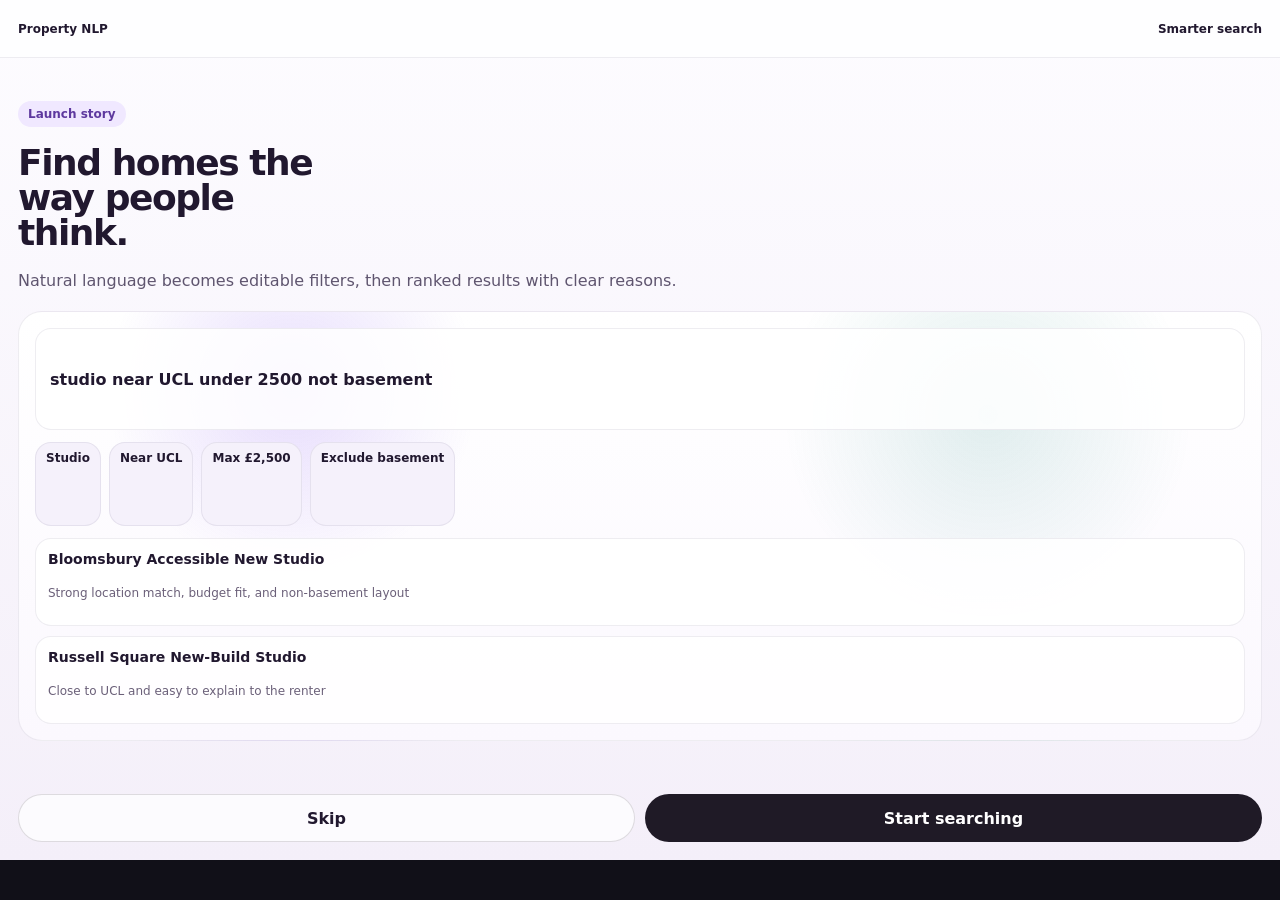
<file: demo/onboarding-slide.html>
<!doctype html>
<html lang="en">
<head>
  <meta charset="utf-8">
  <meta name="viewport" content="width=device-width, initial-scale=1">
  <title>Onboarding Slide Demo</title>
  <style>
    * { box-sizing: border-box; }
  body {
    margin: 0;
    font-family: ui-sans-serif, system-ui, -apple-system, BlinkMacSystemFont, "Segoe UI", Arial, sans-serif;
      background: #111018;
      color: #21182f;
    }
    .phone {
      min-height: 860px;
      background: linear-gradient(180deg, #fdfcff 0%, #f4eff9 100%);
      display: grid;
      grid-template-rows: auto 1fr auto;
      overflow: hidden;
    }
    .topbar {
      min-height: 58px;
      display: flex;
      align-items: center;
      justify-content: space-between;
      padding: 14px 18px;
      border-bottom: 1px solid rgba(94,76,114,0.10);
      background: rgba(255,255,255,0.78);
      font-size: 12px;
      font-weight: 700;
    }
    .content {
      padding: 24px 18px 20px;
      display: grid;
      align-content: center;
      gap: 18px;
    }
    .badge {
      width: fit-content;
      padding: 6px 10px;
      border-radius: 999px;
      background: #f0e8ff;
      color: #5e399f;
      font-size: 12px;
      font-weight: 800;
    }
    h1 {
      margin: 0;
      font-size: 36px;
      line-height: 0.98;
      letter-spacing: -0.04em;
      max-width: 12ch;
    }
    p {
      margin: 0;
      color: #5f556f;
      line-height: 1.55;
    }
    .mock {
      min-height: 430px;
      border-radius: 24px;
      border: 1px solid rgba(94,76,114,0.10);
      background:
        radial-gradient(circle at 22% 18%, rgba(124, 69, 242, 0.18), transparent 18%),
        radial-gradient(circle at 78% 24%, rgba(8, 125, 115, 0.12), transparent 20%),
        linear-gradient(180deg, #ffffff 0%, #fbf8fe 100%);
      padding: 16px;
      display: grid;
      gap: 12px;
    }
    .query, .chip, .card {
      border-radius: 16px;
      border: 1px solid rgba(94,76,114,0.10);
      background: rgba(255,255,255,0.84);
    }
    .query {
      min-height: 50px;
      padding: 0 14px;
      display: flex;
      align-items: center;
      font-weight: 800;
    }
    .chip-row { display: flex; flex-wrap: wrap; gap: 8px; }
    .chip {
      padding: 8px 10px;
      font-size: 12px;
      font-weight: 700;
      background: #f5f1fb;
    }
    .results {
      display: grid;
      gap: 10px;
    }
    .card {
      padding: 12px;
      display: grid;
      gap: 6px;
    }
    .card strong { font-size: 14px; }
    .card span { font-size: 12px; color: #6b6079; }
    .footer {
      display: grid;
      grid-template-columns: 1fr 1fr;
      gap: 10px;
      padding: 14px 18px 18px;
    }
    .btn {
      min-height: 48px;
      border-radius: 999px;
      display: flex;
      align-items: center;
      justify-content: center;
      font-weight: 800;
    }
    .primary { background: #1f1a26; color: #fff; }
    .secondary { border: 1px solid rgba(31,26,38,0.14); background: rgba(255,255,255,0.72); }
  </style>
</head>
<body>
  <div class="phone">
    <div class="topbar"><span>Property NLP</span><span>Smarter search</span></div>
    <div class="content">
      <div class="badge">Launch story</div>
      <h1>Find homes the way people think.</h1>
      <p>Natural language becomes editable filters, then ranked results with clear reasons.</p>
      <div class="mock">
        <div class="query">studio near UCL under 2500 not basement</div>
        <div class="chip-row">
          <div class="chip">Studio</div>
          <div class="chip">Near UCL</div>
          <div class="chip">Max £2,500</div>
          <div class="chip">Exclude basement</div>
        </div>
        <div class="results">
          <div class="card">
            <strong>Bloomsbury Accessible New Studio</strong>
            <span>Strong location match, budget fit, and non-basement layout</span>
          </div>
          <div class="card">
            <strong>Russell Square New-Build Studio</strong>
            <span>Close to UCL and easy to explain to the renter</span>
          </div>
        </div>
      </div>
    </div>
    <div class="footer">
      <div class="btn secondary">Skip</div>
      <div class="btn primary">Start searching</div>
    </div>
  </div>
</body>
</html>
</file>
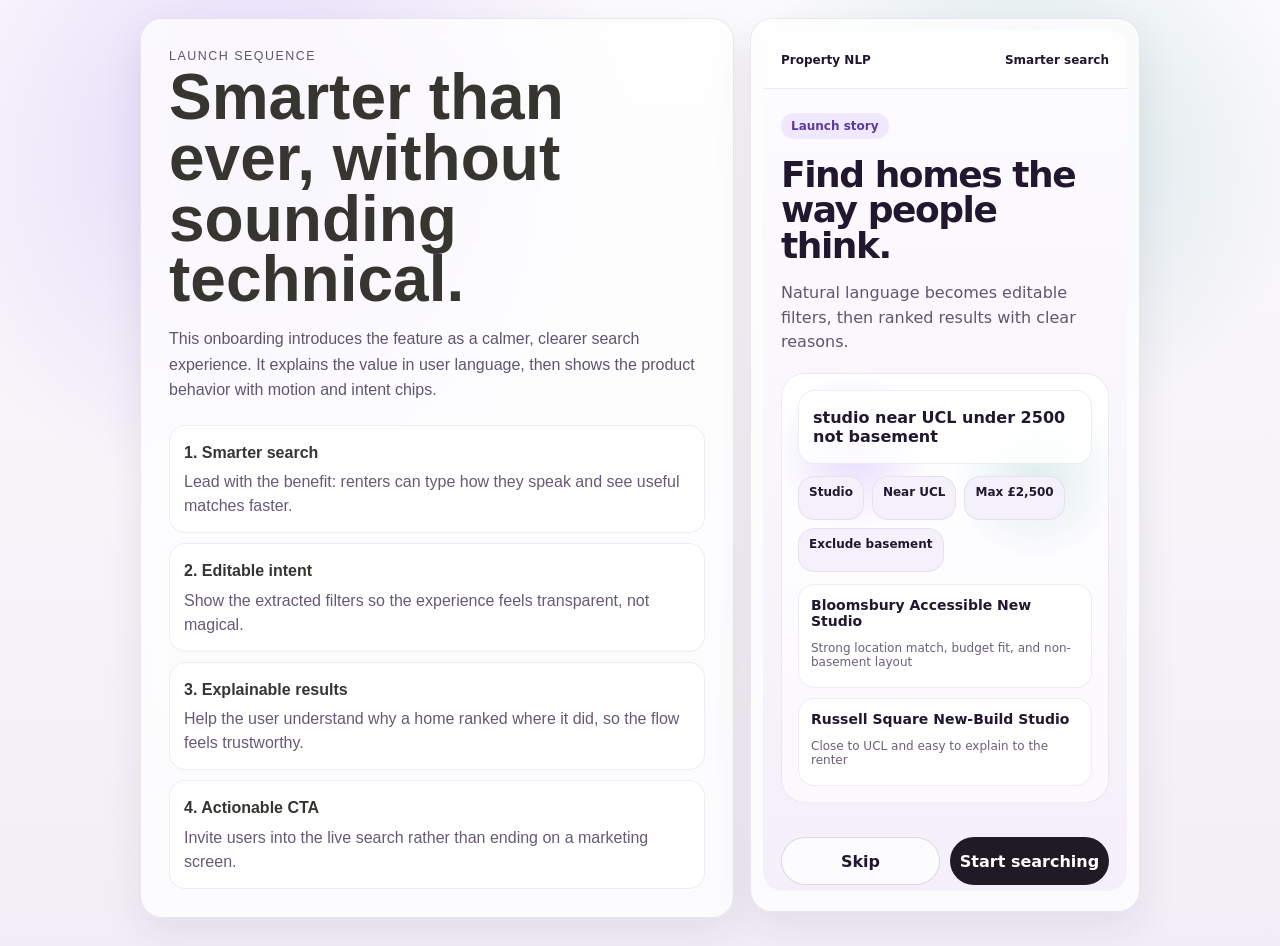
<file: demo/onboarding.html>
<!doctype html>
<html lang="en">
<head>
  <meta charset="utf-8">
  <meta name="viewport" content="width=device-width, initial-scale=1">
  <title>Property NLP Smart Search Onboarding</title>
  <link rel="stylesheet" href="../assets/styles.css">
  <style>
    body {
      background:
        radial-gradient(circle at 20% 14%, rgba(124, 69, 242, 0.18), transparent 28%),
        radial-gradient(circle at 80% 16%, rgba(8, 125, 115, 0.14), transparent 22%),
        linear-gradient(180deg, #fbfafc 0%, #f2eef7 100%);
    }
    .wrap { width: min(1000px, calc(100vw - 24px)); margin: 0 auto; padding: 18px 0 28px; }
    .board {
      display: grid; grid-template-columns: 1fr minmax(310px, 390px); gap: 16px; align-items: start;
    }
    .copy, .phone-shell {
      border-radius: 22px; border: 1px solid rgba(94, 76, 114, 0.12); background: rgba(255,255,255,0.75);
      backdrop-filter: blur(12px); box-shadow: 0 16px 40px rgba(38,24,52,0.08);
    }
    .copy { padding: 28px; }
    .copy h1 { margin: 0; font-size: clamp(2.5rem, 5vw, 4.8rem); line-height: 0.95; max-width: 12ch; }
    .copy p { max-width: 60ch; color: #5f556f; line-height: 1.6; }
    .slide-list { display: grid; gap: 10px; margin-top: 22px; }
    .slide-note {
      padding: 14px; border-radius: 16px; border: 1px solid rgba(94,76,114,0.10); background: rgba(255,255,255,0.82);
    }
    .slide-note strong, .slide-note span { display: block; }
    .slide-note span { color: #675a76; margin-top: 4px; line-height: 1.5; }
    .phone-shell { padding: 12px; position: sticky; top: 14px; }
    .phone-shell iframe {
      width: 100%; height: 860px; border: 0; border-radius: 20px; background: #fff;
    }
    @media (max-width: 900px) {
      .board { grid-template-columns: 1fr; }
      .phone-shell { position: static; }
    }
  </style>
</head>
<body>
  <main class="wrap">
    <section class="board">
      <div class="copy">
        <p class="eyebrow">Launch sequence</p>
        <h1>Smarter than ever, without sounding technical.</h1>
        <p>
          This onboarding introduces the feature as a calmer, clearer search experience. It explains the value in user language, then shows the product behavior with motion and intent chips.
        </p>
        <div class="slide-list">
          <div class="slide-note">
            <strong>1. Smarter search</strong>
            <span>Lead with the benefit: renters can type how they speak and see useful matches faster.</span>
          </div>
          <div class="slide-note">
            <strong>2. Editable intent</strong>
            <span>Show the extracted filters so the experience feels transparent, not magical.</span>
          </div>
          <div class="slide-note">
            <strong>3. Explainable results</strong>
            <span>Help the user understand why a home ranked where it did, so the flow feels trustworthy.</span>
          </div>
          <div class="slide-note">
            <strong>4. Actionable CTA</strong>
            <span>Invite users into the live search rather than ending on a marketing screen.</span>
          </div>
        </div>
      </div>
      <div class="phone-shell">
        <iframe src="onboarding-slide.html" title="Property NLP onboarding sequence"></iframe>
      </div>
    </section>
  </main>
</body>
</html>
</file>
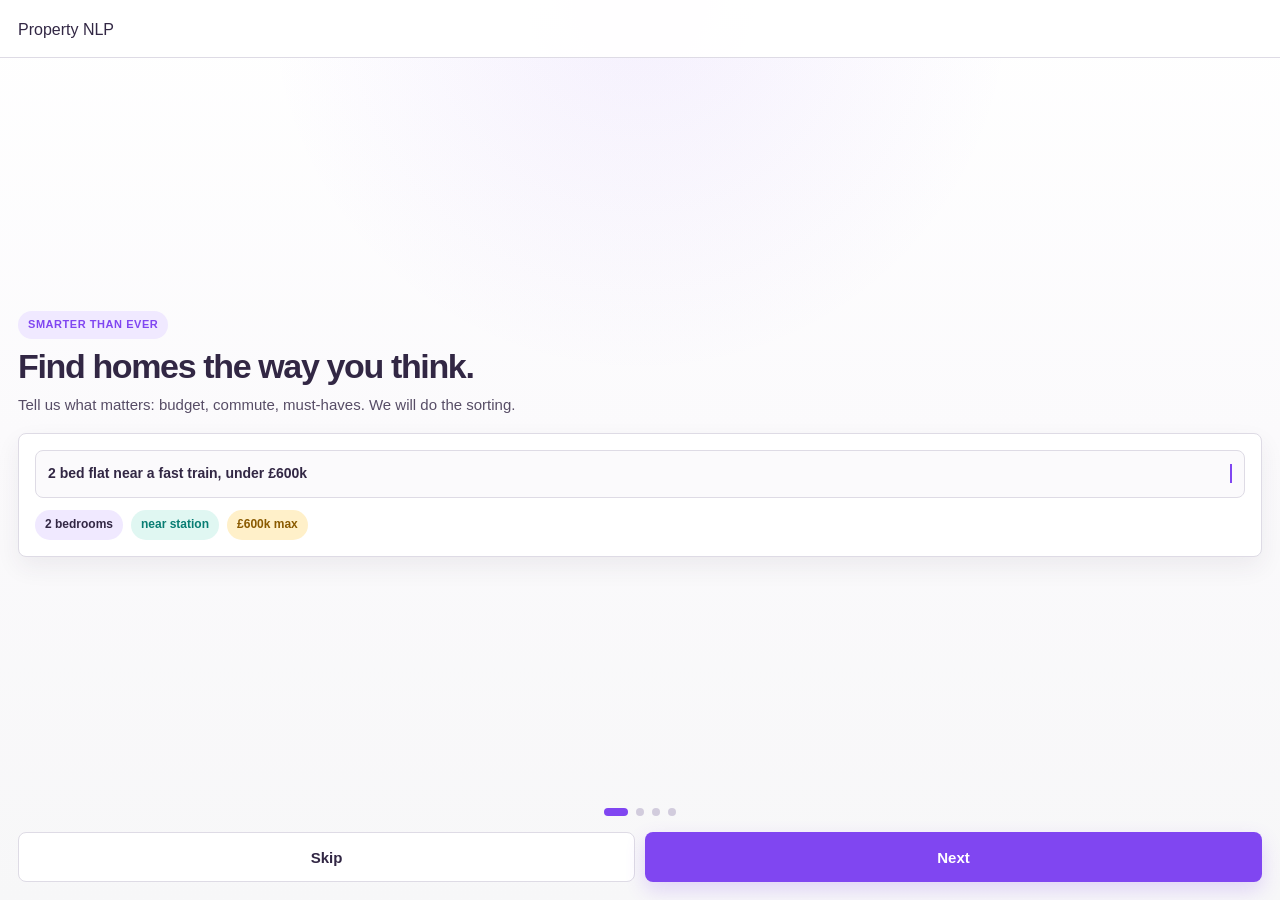
<file: demo/property-nlp-onboarding.html>
<!doctype html>
<html lang="en">
<head>
  <meta charset="utf-8">
  <meta name="viewport" content="width=device-width, initial-scale=1">
  <title>Property NLP Onboarding</title>
  <style>
    :root {
      --page: #f7f7f8;
      --paper: #ffffff;
      --ink: #322744;
      --soft: #574d66;
      --muted: #777181;
      --line: #dedbe5;
      --purple: #8046f1;
      --purple-dark: #322744;
      --purple-soft: #f0e9ff;
      --green: #087d73;
      --green-soft: #e0f7f2;
      --amber: #8a5a00;
      --amber-soft: #fff0c9;
      --radius: 8px;
      --ease-out: cubic-bezier(0.23, 1, 0.32, 1);
      --sans: "SF Pro Display", "SF Pro Display", "Helvetica Neue", Arial, system-ui, sans-serif;
    }

    * { box-sizing: border-box; }

    html,
    body {
      width: 100%;
      min-height: 100%;
      margin: 0;
      background: var(--page);
      color: var(--ink);
      font-family: var(--sans);
      line-height: 1.4;
      overflow: hidden;
    }

    button {
      border: 0;
      font: inherit;
      cursor: pointer;
    }

    .app {
      min-height: 100vh;
      display: grid;
      grid-template-rows: auto 1fr;
      background:
        radial-gradient(circle at 50% 0%, rgba(128, 70, 241, 0.08), transparent 34%),
        linear-gradient(180deg, #ffffff 0%, #fbfafc 48%, #f7f7f8 100%);
    }

    .topbar {
      min-height: 58px;
      padding: 13px 18px 9px;
      display: flex;
      align-items: center;
      justify-content: space-between;
      border-bottom: 1px solid var(--line);
      background: rgba(255, 255, 255, 0.96);
    }

    .brand-logo {
      width: 110px;
      height: auto;
      display: block;
      fill: var(--purple);
    }

    .slides {
      position: relative;
      min-height: 0;
      overflow: hidden;
    }

    .slide {
      position: absolute;
      inset: 0;
      padding: 20px 18px 18px;
      display: none;
      grid-template-rows: 1fr auto;
      gap: 18px;
    }

    .slide.active {
      display: grid;
      animation: slideForward 180ms var(--ease-out);
    }

    .slide.active.is-back {
      animation-name: slideBack;
    }

    @keyframes slideForward {
      from { opacity: 0; transform: translateX(18px); }
      to { opacity: 1; transform: translateX(0); }
    }

    @keyframes slideBack {
      from { opacity: 0; transform: translateX(-18px); }
      to { opacity: 1; transform: translateX(0); }
    }

    .visual {
      min-height: 0;
      display: grid;
      align-content: center;
      gap: 18px;
    }

    .headline {
      display: grid;
      gap: 10px;
    }

    .slide.active .headline,
    .slide.active .query-card,
    .slide.active .insight-card,
    .slide.active .results-stack {
      animation: revealUp 220ms var(--ease-out) 60ms both;
    }

    @keyframes revealUp {
      from { opacity: 0; transform: translateY(8px) scale(0.99); }
      to { opacity: 1; transform: translateY(0) scale(1); }
    }

    .eyebrow {
      width: fit-content;
      padding: 6px 10px;
      border-radius: 999px;
      background: var(--purple-soft);
      color: var(--purple);
      font-size: 11px;
      font-weight: 900;
      text-transform: uppercase;
      letter-spacing: 0.05em;
    }

    h1 {
      margin: 0;
      color: var(--purple-dark);
      font-size: 34px;
      line-height: 1.02;
      letter-spacing: -0.04em;
    }

    p {
      margin: 0;
      color: var(--soft);
      font-size: 15px;
    }

    .query-card,
    .result-card,
    .insight-card {
      border: 1px solid var(--line);
      border-radius: var(--radius);
      background: var(--paper);
      box-shadow: 0 10px 24px rgba(50, 39, 68, 0.07);
      transform-origin: center bottom;
    }

    .query-card {
      padding: 16px;
      display: grid;
      gap: 12px;
    }

    .query-line {
      min-height: 48px;
      padding: 0 12px;
      display: flex;
      align-items: center;
      border: 1px solid var(--line);
      border-radius: var(--radius);
      color: var(--purple-dark);
      font-size: 14px;
      font-weight: 800;
      background: #fbfafc;
      overflow: hidden;
      white-space: nowrap;
    }

    .typing {
      display: inline-block;
      max-width: 100%;
      overflow: hidden;
      border-right: 2px solid var(--purple);
      animation: typing 2.4s steps(44, end) 1 both, cursor 700ms steps(1) 3;
    }

    @keyframes typing {
      0%, 8% { width: 0; }
      58%, 100% { width: 100%; }
    }

    @keyframes cursor {
      50% { border-color: transparent; }
    }

    .parsed {
      display: flex;
      flex-wrap: wrap;
      gap: 8px;
    }

    .token {
      min-height: 30px;
      padding: 0 10px;
      display: inline-flex;
      align-items: center;
      border-radius: 999px;
      background: var(--purple-soft);
      color: var(--purple-dark);
      font-size: 12px;
      font-weight: 850;
      opacity: 0;
      transform: translateY(4px) scale(0.96);
    }

    .slide.active .token {
      animation: tokenIn 180ms var(--ease-out) 300ms both;
    }

    .token:nth-child(2) { background: var(--green-soft); color: var(--green); }
    .token:nth-child(3) { background: var(--amber-soft); color: var(--amber); }
    .slide.active .token:nth-child(2) { animation-delay: 420ms; }
    .slide.active .token:nth-child(3) { animation-delay: 540ms; }

    @keyframes tokenIn {
      from { opacity: 0; transform: translateY(4px) scale(0.96); }
      to { opacity: 1; transform: translateY(0) scale(1); }
    }

    .results-stack {
      display: grid;
      gap: 12px;
    }

    .result-card {
      padding: 10px;
      display: grid;
      grid-template-columns: 82px 1fr;
      gap: 12px;
      align-items: center;
      opacity: 0;
      transform: translateY(10px) scale(0.985);
    }

    .slide.active .result-card {
      animation: resultIn 200ms var(--ease-out) 120ms both;
    }

    .slide.active .result-card:nth-child(2) { animation-delay: 220ms; }

    @keyframes resultIn {
      from { opacity: 0; transform: translateY(10px) scale(0.985); }
      to { opacity: 1; transform: translateY(0) scale(1); }
    }

    .thumb {
      height: 82px;
      border-radius: 6px;
      background:
        linear-gradient(135deg, rgba(50, 39, 68, 0.06), rgba(50, 39, 68, 0.02)),
        #efedf2;
      border: 1px solid var(--line);
    }

    .result-copy {
      display: grid;
      gap: 5px;
      min-width: 0;
    }

    .result-copy strong {
      color: var(--purple-dark);
      font-size: 17px;
      letter-spacing: -0.02em;
    }

    .result-copy span {
      color: var(--soft);
      font-size: 12px;
      font-weight: 700;
    }

    .insight-card {
      padding: 16px;
      display: grid;
      gap: 10px;
    }

    .match-meter {
      height: 10px;
      overflow: hidden;
      border-radius: 999px;
      background: #eeeaf4;
    }

    .match-meter span {
      display: block;
      height: 100%;
      width: 0;
      border-radius: inherit;
      background: var(--purple);
    }

    .slide.active .match-meter span {
      animation: meter 700ms var(--ease-out) 180ms both;
    }

    @keyframes meter {
      from { width: 18%; }
      to { width: 82%; }
    }

    .bottom {
      display: grid;
      gap: 16px;
    }

    .dots {
      display: flex;
      justify-content: center;
      gap: 8px;
    }

    .dot {
      width: 8px;
      height: 8px;
      padding: 0;
      border-radius: 999px;
      background: #d2ccdd;
      transition: width 160ms var(--ease-out), background 160ms var(--ease-out);
    }

    .dot.active {
      width: 24px;
      background: var(--purple);
    }

    .actions {
      display: grid;
      grid-template-columns: 1fr 1fr;
      gap: 10px;
    }

    .primary,
    .ghost {
      min-height: 50px;
      border-radius: var(--radius);
      font-size: 15px;
      font-weight: 900;
      transition: transform 140ms var(--ease-out);
    }

    .primary:active,
    .ghost:active {
      transform: scale(0.97);
    }

    .primary {
      background: var(--purple);
      color: #ffffff;
      box-shadow: 0 8px 20px rgba(128, 70, 241, 0.2);
    }

    .ghost {
      border: 1px solid var(--line);
      background: #ffffff;
      color: var(--purple-dark);
    }

    @media (prefers-reduced-motion: reduce) {
      *,
      *::before,
      *::after {
        animation-duration: 1ms !important;
        animation-iteration-count: 1 !important;
        transition-duration: 1ms !important;
      }
    }
  </style>
</head>
<body>
  <main class="app" aria-label="Property NLP smarter search onboarding">
    <header class="topbar">
      <div class="brand-logo" aria-label="Property NLP">Property NLP</div>
    </header>

    <div class="slides">
      <section class="slide active" data-slide="0">
        <div class="visual">
          <div class="headline">
            <span class="eyebrow">Smarter than ever</span>
            <h1>Find homes the way you think.</h1>
            <p>Tell us what matters: budget, commute, must-haves. We will do the sorting.</p>
          </div>

          <div class="query-card">
            <div class="query-line">
              <span class="typing">2 bed flat near a fast train, under £600k</span>
            </div>
            <div class="parsed">
              <span class="token">2 bedrooms</span>
              <span class="token">near station</span>
              <span class="token">£600k max</span>
            </div>
          </div>
        </div>

        <div class="bottom">
          <div class="dots" aria-label="Slide progress"></div>
          <div class="actions">
            <button class="ghost" data-skip>Skip</button>
            <button class="primary" data-next>Next</button>
          </div>
        </div>
      </section>

      <section class="slide" data-slide="1">
        <div class="visual">
          <div class="headline">
            <span class="eyebrow">Less tapping</span>
            <h1>Your search now understands more.</h1>
            <p>Add the details you care about in one go. The search keeps the important bits in focus.</p>
          </div>

          <div class="insight-card">
            <p><strong>Finding the right fit</strong></p>
            <div class="match-meter"><span></span></div>
            <div class="parsed">
              <span class="token">garden</span>
              <span class="token">pet-friendly</span>
              <span class="token">30 min commute</span>
            </div>
          </div>
        </div>

        <div class="bottom">
          <div class="dots" aria-label="Slide progress"></div>
          <div class="actions">
            <button class="ghost" data-prev>Back</button>
            <button class="primary" data-next>Next</button>
          </div>
        </div>
      </section>

      <section class="slide" data-slide="2">
        <div class="visual">
          <div class="headline">
            <span class="eyebrow">Better matches</span>
            <h1>See why each home fits.</h1>
            <p>Every result highlights the details that matter, so the right homes are easier to spot.</p>
          </div>

          <div class="results-stack">
            <article class="result-card">
              <div class="thumb"></div>
              <div class="result-copy">
                <strong>£575,000</strong>
                <span>2 bed flat · 11 min walk to station</span>
                <span>Matches: budget, commute, balcony</span>
              </div>
            </article>
            <article class="result-card">
              <div class="thumb"></div>
              <div class="result-copy">
                <strong>£590,000</strong>
                <span>2 bed maisonette · garden</span>
                <span>Close match: outside preferred area</span>
              </div>
            </article>
          </div>
        </div>

        <div class="bottom">
          <div class="dots" aria-label="Slide progress"></div>
          <div class="actions">
            <button class="ghost" data-prev>Back</button>
            <button class="primary" data-next>Next</button>
          </div>
        </div>
      </section>

      <section class="slide" data-slide="3">
        <div class="visual">
          <div class="headline">
            <span class="eyebrow">Ready when you are</span>
            <h1>Start with what matters.</h1>
            <p>Example: “A quiet 2 bed near Victoria Park, with outdoor space, under £700k.”</p>
          </div>

          <div class="query-card">
            <div class="query-line">A quiet 2 bed near Victoria Park...</div>
            <button class="primary" data-finish>Try smarter search</button>
            <p>Classic filters are still there whenever you want them.</p>
          </div>
        </div>

        <div class="bottom">
          <div class="dots" aria-label="Slide progress"></div>
          <div class="actions">
            <button class="ghost" data-prev>Back</button>
            <button class="primary" data-finish>Get started</button>
          </div>
        </div>
      </section>
    </div>
  </main>

  <script>
    const slides = Array.from(document.querySelectorAll(".slide"));
    const dotGroups = Array.from(document.querySelectorAll(".dots"));
    let currentSlide = 0;

    function renderDots() {
      dotGroups.forEach((group) => {
        group.innerHTML = "";
        slides.forEach((_, index) => {
          const dot = document.createElement("button");
          dot.className = index === currentSlide ? "dot active" : "dot";
          dot.setAttribute("aria-label", `Slide ${index + 1}`);
          dot.type = "button";
          dot.addEventListener("click", () => showSlide(index));
          group.append(dot);
        });
      });
    }

    function showSlide(index) {
      const nextSlide = Math.max(0, Math.min(index, slides.length - 1));
      const goingBack = nextSlide < currentSlide;
      currentSlide = nextSlide;
      slides.forEach((slide, slideIndex) => {
        slide.classList.toggle("is-back", goingBack);
        slide.classList.toggle("active", slideIndex === currentSlide);
      });
      renderDots();
    }

    function finishOnboarding() {
      window.parent.postMessage({ type: "property-nlp:onboarding-complete" }, "*");
    }

    document.addEventListener("click", (event) => {
      if (event.target.matches("[data-next]")) showSlide(currentSlide + 1);
      if (event.target.matches("[data-prev]")) showSlide(currentSlide - 1);
      if (event.target.matches("[data-skip]")) finishOnboarding();
      if (event.target.matches("[data-finish]")) finishOnboarding();
    });

    let touchStartX = 0;
    document.querySelector(".slides").addEventListener("touchstart", (event) => {
      touchStartX = event.touches[0].clientX;
    }, { passive: true });

    document.querySelector(".slides").addEventListener("touchend", (event) => {
      const deltaX = event.changedTouches[0].clientX - touchStartX;
      if (Math.abs(deltaX) < 48) return;
      showSlide(currentSlide + (deltaX < 0 ? 1 : -1));
    }, { passive: true });

    renderDots();
  </script>
</body>
</html>
</file>
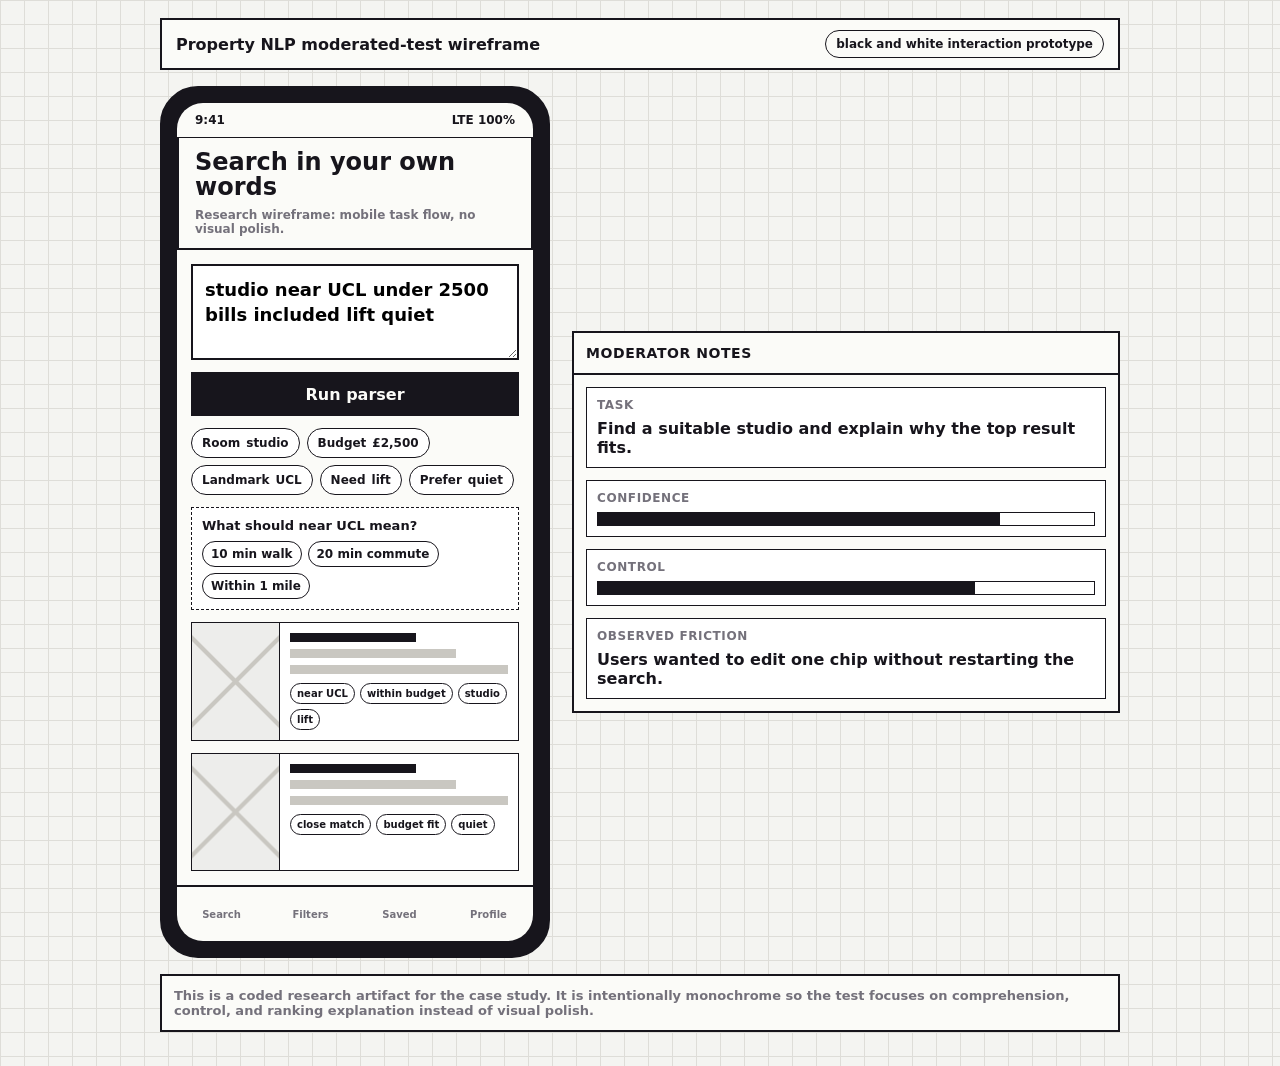
<file: demo/research-wireframe.html>
<!doctype html>
<html lang="en">
<head>
  <meta charset="utf-8">
  <meta name="viewport" content="width=device-width, initial-scale=1">
  <title>Research Wireframe · Property NLP</title>
  <style>
    :root {
      --paper: #f4f4f1;
      --sheet: #fbfbf8;
      --ink: #17151c;
      --muted: #74717b;
      --line: #c9c7c1;
    }

    * { box-sizing: border-box; }

    body {
      margin: 0;
      min-height: 100vh;
      background:
        linear-gradient(#deddd8 1px, transparent 1px),
        linear-gradient(90deg, #deddd8 1px, transparent 1px),
        var(--paper);
      background-size: 24px 24px;
      color: var(--ink);
      font-family: ui-sans-serif, system-ui, -apple-system, BlinkMacSystemFont, "Segoe UI", sans-serif;
    }

    main {
      width: min(960px, calc(100% - 28px));
      margin: 18px auto 34px;
      display: grid;
      gap: 16px;
    }

    header {
      min-height: 52px;
      border: 2px solid var(--ink);
      background: var(--sheet);
      display: flex;
      align-items: center;
      justify-content: space-between;
      gap: 16px;
      padding: 0 14px;
      font-weight: 800;
    }

    .pill {
      min-height: 28px;
      padding: 0 10px;
      border: 1px solid var(--ink);
      border-radius: 999px;
      display: inline-flex;
      align-items: center;
      font-size: 12px;
      font-weight: 760;
    }

    .grid {
      display: grid;
      grid-template-columns: minmax(280px, 390px) minmax(0, 1fr);
      gap: 22px;
      align-items: center;
    }

    .mobile-frame {
      width: min(390px, 100%);
      margin: 0 auto;
      padding: 14px;
      border: 3px solid var(--ink);
      border-radius: 38px;
      background: var(--ink);
    }

    .mobile-screen {
      min-height: 760px;
      overflow: hidden;
      border-radius: 26px;
      background: var(--sheet);
      display: grid;
      grid-template-rows: auto auto 1fr auto;
    }

    .mobile-status {
      min-height: 34px;
      padding: 0 18px;
      display: flex;
      align-items: center;
      justify-content: space-between;
      font-size: 12px;
      font-weight: 800;
    }

    .mobile-header {
      padding: 12px 16px;
      border-top: 1px solid var(--ink);
      border-bottom: 2px solid var(--ink);
      display: grid;
      gap: 8px;
    }

    .mobile-header h1 {
      margin: 0;
      font-size: 24px;
      line-height: 1.05;
    }

    .mobile-header p {
      margin: 0;
      color: var(--muted);
      font-size: 12px;
      font-weight: 650;
    }

    .mobile-body {
      padding: 14px;
      display: grid;
      align-content: start;
      gap: 12px;
    }

    .panel {
      border: 2px solid var(--ink);
      background: var(--sheet);
    }

    .panel h2 {
      margin: 0;
      padding: 12px;
      border-bottom: 2px solid var(--ink);
      font-size: 14px;
      text-transform: uppercase;
      letter-spacing: 0.04em;
    }

    .panel-body {
      padding: 12px;
      display: grid;
      gap: 12px;
    }

    textarea {
      width: 100%;
      min-height: 96px;
      border: 2px solid var(--ink);
      background: #fff;
      padding: 12px;
      resize: vertical;
      font: inherit;
      font-size: 18px;
      font-weight: 700;
      line-height: 1.35;
    }

    .button {
      min-height: 44px;
      border: 2px solid var(--ink);
      background: var(--ink);
      color: var(--sheet);
      display: grid;
      place-items: center;
      font-weight: 850;
    }

    .chips {
      display: flex;
      flex-wrap: wrap;
      gap: 7px;
    }

    .chip {
      min-height: 30px;
      padding: 0 10px;
      border: 1px solid var(--ink);
      border-radius: 999px;
      background: #fff;
      display: inline-flex;
      align-items: center;
      gap: 6px;
      font-size: 12px;
      font-weight: 760;
    }

    .chip b {
      color: var(--ink);
    }

    .prompt {
      border: 1px dashed var(--ink);
      padding: 10px;
      display: grid;
      gap: 8px;
      background: #fff;
    }

    .prompt strong {
      font-size: 13px;
    }

    .prompt-options {
      display: flex;
      flex-wrap: wrap;
      gap: 6px;
    }

    .prompt-options span {
      border: 1px solid var(--ink);
      padding: 5px 8px;
      border-radius: 999px;
      font-size: 12px;
      font-weight: 760;
    }

    .result {
      border: 1px solid var(--ink);
      background: #fff;
      display: grid;
      grid-template-columns: 88px minmax(0, 1fr);
      min-height: 118px;
    }

    .thumb {
      border-right: 1px solid var(--ink);
      background:
        linear-gradient(135deg, transparent 48%, var(--line) 49% 51%, transparent 52%),
        linear-gradient(45deg, transparent 48%, var(--line) 49% 51%, transparent 52%),
        #ededeb;
    }

    .result-copy {
      padding: 10px;
      display: grid;
      gap: 7px;
      align-content: start;
    }

    .line {
      height: 9px;
      background: var(--line);
    }

    .line.short { width: 58%; background: var(--ink); }
    .line.mid { width: 76%; }

    .reason-row {
      display: flex;
      flex-wrap: wrap;
      gap: 5px;
      margin-top: 2px;
    }

    .reason-row span {
      border: 1px solid var(--ink);
      padding: 4px 6px;
      border-radius: 999px;
      font-size: 10px;
      font-weight: 760;
    }

    .mobile-nav {
      min-height: 56px;
      border-top: 2px solid var(--ink);
      display: grid;
      grid-template-columns: repeat(4, 1fr);
      align-items: center;
      text-align: center;
      font-size: 10px;
      font-weight: 760;
      color: var(--muted);
    }

    .test-notes {
      display: grid;
      gap: 12px;
    }

    .test-card {
      border: 1px solid var(--ink);
      padding: 10px;
      background: #fff;
      display: grid;
      gap: 7px;
    }

    .test-card span {
      color: var(--muted);
      font-size: 12px;
      font-weight: 750;
      text-transform: uppercase;
      letter-spacing: 0.05em;
    }

    .scale {
      height: 14px;
      border: 1px solid var(--ink);
      background: linear-gradient(90deg, var(--ink) var(--value), transparent 0);
    }

    footer {
      border: 2px solid var(--ink);
      background: var(--sheet);
      padding: 12px;
      color: var(--muted);
      font-size: 13px;
      font-weight: 650;
    }

    @media (max-width: 960px) {
      .grid {
        grid-template-columns: 1fr;
      }
    }
  </style>
</head>
<body>
  <main>
    <header>
      <div>Property NLP moderated-test wireframe</div>
      <div class="pill">black and white interaction prototype</div>
    </header>

    <section class="grid">
      <div class="mobile-frame">
        <div class="mobile-screen">
          <div class="mobile-status"><span>9:41</span><span>LTE 100%</span></div>
          <header class="mobile-header">
            <h1>Search in your own words</h1>
            <p>Research wireframe: mobile task flow, no visual polish.</p>
          </header>
          <div class="mobile-body">
            <textarea>studio near UCL under 2500 bills included lift quiet</textarea>
            <div class="button">Run parser</div>
            <div class="chips">
              <span class="chip"><b>Room</b> studio</span>
              <span class="chip"><b>Budget</b> £2,500</span>
              <span class="chip"><b>Landmark</b> UCL</span>
              <span class="chip"><b>Need</b> lift</span>
              <span class="chip"><b>Prefer</b> quiet</span>
            </div>
            <div class="prompt">
              <strong>What should near UCL mean?</strong>
              <div class="prompt-options">
                <span>10 min walk</span>
                <span>20 min commute</span>
                <span>Within 1 mile</span>
              </div>
            </div>
            <article class="result">
              <div class="thumb"></div>
              <div class="result-copy">
                <div class="line short"></div>
                <div class="line mid"></div>
                <div class="line"></div>
                <div class="reason-row">
                  <span>near UCL</span>
                  <span>within budget</span>
                  <span>studio</span>
                  <span>lift</span>
                </div>
              </div>
            </article>
            <article class="result">
              <div class="thumb"></div>
              <div class="result-copy">
                <div class="line short"></div>
                <div class="line mid"></div>
                <div class="line"></div>
                <div class="reason-row">
                  <span>close match</span>
                  <span>budget fit</span>
                  <span>quiet</span>
                </div>
              </div>
            </article>
          </div>
          <div class="mobile-nav"><span>Search</span><span>Filters</span><span>Saved</span><span>Profile</span></div>
        </div>
      </div>

      <aside class="test-notes">
        <section class="panel">
          <h2>Moderator notes</h2>
          <div class="panel-body">
            <div class="test-card">
              <span>Task</span>
              <strong>Find a suitable studio and explain why the top result fits.</strong>
            </div>
            <div class="test-card">
              <span>Confidence</span>
              <div class="scale" style="--value:81%;"></div>
            </div>
            <div class="test-card">
              <span>Control</span>
              <div class="scale" style="--value:76%;"></div>
            </div>
            <div class="test-card">
              <span>Observed friction</span>
              <strong>Users wanted to edit one chip without restarting the search.</strong>
            </div>
          </div>
        </section>
      </aside>
    </section>

    <footer>
      This is a coded research artifact for the case study. It is intentionally monochrome so the test focuses on comprehension, control, and ranking explanation instead of visual polish.
    </footer>
  </main>
</body>
</html>
</file>
<file: assets/styles.css>
:root {
  --bg-color: #f7f6f2;
  --surface-color: #ffffff;
  --surface-hover: #f2f1ee;
  --border-color: rgba(55, 53, 47, 0.09);
  --text-primary: #37352f;
  --text-secondary: #787774;
  --text-tertiary: #9b9a97;
  --accent-color: #d9730d;
  --font-sans: "Inter", -apple-system, BlinkMacSystemFont, "Segoe UI", Helvetica, Arial, sans-serif;
  --font-serif: "Newsreader", Georgia, Cambria, "Times New Roman", Times, serif;
  --radius-sm: 4px;
  --radius-md: 6px;
  --radius-lg: 8px;
  --shadow-sm: 0 1px 2px rgba(0, 0, 0, 0.05);
}

* {
  box-sizing: border-box;
}

html {
  scroll-behavior: smooth;
}

body {
  margin: 0;
  font-family: var(--font-sans);
  background: var(--bg-color);
  color: var(--text-primary);
  line-height: 1.65;
  -webkit-font-smoothing: antialiased;
  -moz-osx-font-smoothing: grayscale;
  overflow-x: hidden;
}

a {
  color: inherit;
  text-decoration: none;
}

img {
  max-width: 100%;
  display: block;
}

.container {
  width: min(900px, calc(100vw - 2rem));
  margin: 0 auto;
}

.page-shell {
  width: min(900px, calc(100vw - 2rem));
  margin: 0 auto;
  padding: 2.5rem 0 4rem;
}

.navbar {
  position: sticky;
  top: 0;
  z-index: 100;
  background: rgba(247, 246, 242, 0.92);
  backdrop-filter: blur(8px);
  border-bottom: 1px solid var(--border-color);
}

.nav-content {
  display: flex;
  align-items: center;
  justify-content: space-between;
  min-height: 4rem;
}

.logo {
  font-family: var(--font-serif);
  font-weight: 600;
  letter-spacing: 0.02em;
  color: var(--text-primary);
}

.nav-links {
  display: flex;
  gap: 1.25rem;
  flex-wrap: wrap;
}

.nav-links a,
.footer-links a {
  color: var(--text-secondary);
  font-size: 0.92rem;
}

.nav-links a:hover,
.footer-links a:hover {
  color: var(--text-primary);
}

.section,
.footer {
  margin-top: 1.25rem;
}

.section {
  background: var(--surface-color);
  border: 1px solid var(--border-color);
  border-radius: var(--radius-md);
  padding: 2.25rem;
  box-shadow: var(--shadow-sm);
}

.article {
  display: grid;
  gap: 1.75rem;
}

.section-head {
  display: grid;
  gap: 0.5rem;
}

.section-head h2 {
  margin: 0;
  font-family: var(--font-serif);
  font-size: clamp(2rem, 4vw, 3.2rem);
  font-weight: 500;
  letter-spacing: -0.03em;
  line-height: 1.03;
  max-width: 16ch;
}

.section-head.compact h2 {
  font-size: clamp(1.6rem, 2.8vw, 2.4rem);
  max-width: 18ch;
}

.eyebrow {
  margin: 0;
  font-size: 0.78rem;
  text-transform: uppercase;
  letter-spacing: 0.12em;
  color: var(--text-secondary);
}

.lede {
  margin: 0;
  max-width: 70ch;
  font-size: 1.05rem;
  color: var(--text-secondary);
}

.article p {
  margin: 0;
  max-width: 70ch;
}

.article h3 {
  margin: 0 0 0.5rem;
  font-family: var(--font-serif);
  font-size: 1.2rem;
  font-weight: 500;
  letter-spacing: -0.02em;
}

.two-col,
.placeholder-grid {
  display: grid;
  gap: 12px;
}

.two-col > *,
.placeholder-grid > * {
  min-width: 0;
}

.two-col {
  grid-template-columns: repeat(2, minmax(0, 1fr));
}

.placeholder-grid {
  grid-template-columns: repeat(2, minmax(0, 1fr));
}

.placeholder-figure {
  display: grid;
  gap: 0.75rem;
  margin: 0;
  min-width: 0;
}

.placeholder-media {
  aspect-ratio: 5 / 4;
  width: 100%;
  min-height: 240px;
  display: grid;
  align-content: end;
  overflow: hidden;
  gap: 0.45rem;
  padding: 1.25rem;
  border: 1px solid var(--border-color);
  border-radius: var(--radius-md);
  background:
    linear-gradient(180deg, rgba(55, 53, 47, 0.88), rgba(55, 53, 47, 0.75)),
    linear-gradient(135deg, rgba(255, 255, 255, 0.08), rgba(255, 255, 255, 0.02));
  color: #f7f6f2;
}

.placeholder-media.alt {
  background:
    linear-gradient(180deg, rgba(115, 100, 84, 0.9), rgba(55, 53, 47, 0.8)),
    linear-gradient(135deg, rgba(255, 255, 255, 0.08), rgba(255, 255, 255, 0.02));
}

.placeholder-media span {
  font-size: 0.72rem;
  text-transform: uppercase;
  letter-spacing: 0.14em;
  color: rgba(247, 246, 242, 0.7);
}

.placeholder-media strong {
  max-width: 100%;
  font-family: var(--font-serif);
  font-size: clamp(1.35rem, 2.2vw, 1.9rem);
  line-height: 1.04;
  letter-spacing: -0.03em;
}

.placeholder-figure p {
  color: var(--text-secondary);
}

.mind-map-leakage {
  position: relative;
  aspect-ratio: 5 / 4;
  min-height: 420px;
  overflow: hidden;
  border: 1px solid var(--border-color);
  border-radius: var(--radius-md);
  background:
    radial-gradient(circle at 24% 45%, rgba(217, 115, 13, 0.09), transparent 24%),
    radial-gradient(circle at 80% 50%, rgba(55, 53, 47, 0.08), transparent 28%),
    linear-gradient(135deg, #f8f3e8 0%, #ebe6dc 100%);
  color: var(--text-primary);
}

.mind-map-leakage::before {
  content: "";
  position: absolute;
  inset: 0;
  background-image:
    linear-gradient(rgba(55, 53, 47, 0.045) 1px, transparent 1px),
    linear-gradient(90deg, rgba(55, 53, 47, 0.045) 1px, transparent 1px);
  background-size: 34px 34px;
  mask-image: linear-gradient(180deg, rgba(0, 0, 0, 0.65), transparent 90%);
}

.mind-node,
.diagram-title {
  position: absolute;
  z-index: 3;
}

.mind-node {
  display: grid;
  gap: 0.65rem;
  padding: clamp(0.9rem, 2vw, 1.25rem);
  border: 1px solid rgba(55, 53, 47, 0.12);
  border-radius: var(--radius-md);
  background: rgba(255, 255, 255, 0.88);
  box-shadow: 0 18px 38px -28px rgba(55, 53, 47, 0.55);
  backdrop-filter: blur(10px);
}

.mind-node span,
.diagram-title span {
  color: var(--accent-color);
  font-size: 0.72rem;
  font-weight: 700;
  letter-spacing: 0.1em;
  text-transform: uppercase;
}

.mind-node strong {
  font-family: var(--font-serif);
  font-size: clamp(1.2rem, 2.3vw, 1.8rem);
  font-weight: 500;
  line-height: 1.03;
  letter-spacing: -0.03em;
}

.portal-node {
  left: 6%;
  top: 34%;
  width: 31%;
  border-color: rgba(217, 115, 13, 0.22);
}

.shortlist-node {
  right: 5%;
  top: 36%;
  width: 21%;
  opacity: 0.62;
}

.intent-row {
  display: flex;
  gap: 0.35rem;
  flex-wrap: wrap;
}

.intent-row i {
  padding: 0.25rem 0.45rem;
  border: 1px solid rgba(55, 53, 47, 0.1);
  border-radius: var(--radius-sm);
  background: var(--surface-hover);
  color: var(--text-secondary);
  font-size: 0.72rem;
  font-style: normal;
}

.shortlist-lines {
  display: grid;
  gap: 0.45rem;
}

.shortlist-lines i {
  display: block;
  height: 0.55rem;
  border-radius: 999px;
  background: rgba(55, 53, 47, 0.13);
}

.shortlist-lines i:nth-child(2) {
  width: 72%;
}

.shortlist-lines i:nth-child(3) {
  width: 48%;
}

.leakage-node {
  min-width: 9rem;
  padding: 0.52rem 0.68rem;
  border-radius: var(--radius-md);
  font-size: 0.82rem;
  color: var(--text-primary);
}

.leakage-node::before {
  content: "";
  display: inline-block;
  width: 0.55rem;
  height: 0.55rem;
  margin-right: 0.45rem;
  border-radius: 50%;
  background: var(--accent-color);
}

.whatsapp,
.wechat,
.telegram,
.xhs {
  right: 23%;
}

.whatsapp {
  top: 15%;
}

.wechat {
  top: 31%;
}

.telegram {
  top: 57%;
}

.xhs {
  top: 73%;
}

.mind-map-lines {
  position: absolute;
  inset: 0;
  z-index: 2;
  width: 100%;
  height: 100%;
  pointer-events: none;
}

.mind-map-lines path {
  fill: none;
  stroke-linecap: round;
  stroke-width: 3;
  stroke: rgba(217, 115, 13, 0.28);
  vector-effect: non-scaling-stroke;
}

.mind-map-lines .primary-line {
  stroke: rgba(55, 53, 47, 0.22);
  stroke-width: 4;
}

.diagram-title {
  left: 6%;
  top: 7%;
  display: grid;
  gap: 0.45rem;
  width: min(46ch, 50%);
}

.diagram-title strong {
  font-family: var(--font-serif);
  font-size: clamp(1.45rem, 3vw, 2.45rem);
  font-weight: 500;
  line-height: 1.03;
  letter-spacing: -0.03em;
}

.diagram-title p {
  color: var(--text-secondary);
}

.intent-map {
  position: relative;
  aspect-ratio: 5 / 4;
  min-height: 420px;
  overflow: hidden;
  border: 1px solid var(--border-color);
  border-radius: var(--radius-md);
  background:
    radial-gradient(circle at 22% 46%, rgba(68, 121, 88, 0.1), transparent 24%),
    radial-gradient(circle at 78% 42%, rgba(55, 53, 47, 0.07), transparent 28%),
    linear-gradient(135deg, #f4f6ed 0%, #e9eadf 100%);
  color: var(--text-primary);
}

.intent-map::before {
  content: "";
  position: absolute;
  inset: 0;
  background-image:
    linear-gradient(rgba(55, 53, 47, 0.04) 1px, transparent 1px),
    linear-gradient(90deg, rgba(55, 53, 47, 0.04) 1px, transparent 1px);
  background-size: 34px 34px;
  mask-image: linear-gradient(180deg, rgba(0, 0, 0, 0.62), transparent 90%);
}

.intent-title {
  width: min(48ch, 54%);
}

.intent-title span,
.query-node span,
.matches-node span {
  color: #447958;
}

.query-node {
  left: 6%;
  top: 45%;
  width: 30%;
  border-color: rgba(68, 121, 88, 0.2);
}

.query-node strong {
  font-size: clamp(1.15rem, 2.2vw, 1.75rem);
}

.intent-chip-stack {
  position: absolute;
  z-index: 3;
  left: 51.5%;
  top: 21%;
  display: grid;
  gap: 0.75rem;
  width: 20%;
}

.intent-chip {
  display: grid;
  gap: 0.2rem;
  padding: 0.62rem 0.7rem;
  border: 1px solid rgba(68, 121, 88, 0.15);
  border-radius: var(--radius-md);
  background: rgba(255, 255, 255, 0.88);
  box-shadow: var(--shadow-sm);
  color: var(--text-primary);
  font-size: 0.82rem;
  font-weight: 600;
}

.intent-chip small {
  color: var(--text-secondary);
  font-size: 0.72rem;
  font-weight: 400;
  line-height: 1.3;
}

.intent-chip::before {
  content: "";
  width: 0.55rem;
  height: 0.55rem;
  border-radius: 50%;
  background: #447958;
}

.matches-node {
  right: 5%;
  top: 40%;
  width: 23%;
}

.match-row {
  display: grid;
  grid-template-columns: auto 1fr;
  gap: 0.55rem;
  align-items: baseline;
  padding: 0.45rem 0;
  border-top: 1px solid rgba(55, 53, 47, 0.08);
}

.match-row strong {
  color: #447958;
  font-family: var(--font-serif);
  font-size: 1.45rem;
  line-height: 1;
}

.match-row p {
  margin: 0;
  color: var(--text-secondary);
  font-size: 0.78rem;
  line-height: 1.35;
}

.intent-map-lines {
  position: absolute;
  inset: 0;
  z-index: 2;
  width: 100%;
  height: 100%;
}

.intent-map-lines path {
  fill: none;
  stroke: rgba(68, 121, 88, 0.3);
  stroke-linecap: round;
  stroke-width: 3;
  vector-effect: non-scaling-stroke;
}

.intent-map-lines .intent-primary-line {
  stroke: rgba(55, 53, 47, 0.2);
  stroke-width: 4;
}

.demo-preview-block {
  display: grid;
  grid-template-columns: minmax(0, 0.78fr) minmax(420px, 1.22fr);
  gap: 1rem;
  align-items: stretch;
  padding: 1rem;
  border: 1px solid var(--border-color);
  border-radius: var(--radius-md);
  background: #fbfaf7;
}

.demo-preview-copy {
  display: flex;
  flex-direction: column;
  justify-content: space-between;
  gap: 1rem;
  padding: 0.5rem;
}

.demo-preview-copy h3 {
  margin: 0;
  font-size: clamp(1.45rem, 3vw, 2.15rem);
}

.demo-preview-copy p:not(.eyebrow) {
  color: var(--text-secondary);
}

.demo-link {
  width: fit-content;
  padding: 0.55rem 0.8rem;
  border: 1px solid rgba(55, 53, 47, 0.14);
  border-radius: var(--radius-sm);
  background: var(--text-primary);
  color: #fff;
  font-size: 0.86rem;
  font-weight: 600;
  transition: transform 140ms cubic-bezier(0.23, 1, 0.32, 1);
}

.demo-link:active {
  transform: scale(0.97);
}

.iphone-frame {
  min-height: 760px;
  display: grid;
  place-items: center;
  padding: 1rem;
  border: 1px solid rgba(55, 53, 47, 0.08);
  border-radius: var(--radius-md);
  background:
    radial-gradient(circle at 50% 8%, rgba(255, 255, 255, 0.7), transparent 28%),
    linear-gradient(135deg, #eeebe4, #d9d5cc);
}

.iphone-bezel {
  position: relative;
  width: min(390px, 100%);
  aspect-ratio: 9 / 19.5;
  padding: 0.62rem;
  border-radius: 2rem;
  background:
    linear-gradient(145deg, #272520, #171512);
  box-shadow:
    inset 0 1px 0 rgba(255, 255, 255, 0.18),
    inset 0 -1px 0 rgba(0, 0, 0, 0.85),
    0 28px 52px -34px rgba(55, 53, 47, 0.95);
}

.iphone-bezel::before {
  content: "";
  position: absolute;
  inset: 0.24rem;
  border-radius: 1.78rem;
  border: 1px solid rgba(255, 255, 255, 0.08);
  pointer-events: none;
}

.iphone-notch {
  position: absolute;
  z-index: 3;
  top: 0.72rem;
  left: 50%;
  width: 4.6rem;
  height: 1.18rem;
  transform: translateX(-50%);
  border-radius: 999px;
  background: #161512;
  box-shadow: inset 0 -1px 0 rgba(255, 255, 255, 0.06);
}

.iphone-screen {
  position: relative;
  height: 100%;
  overflow: hidden;
  border-radius: 1.48rem;
  background: #f7f6f2;
}

.phone-demo-frame {
  width: 100%;
  height: 100%;
  border: 0;
  background: #f5f1e9;
}

.taste-flow {
  min-height: 320px;
  overflow: hidden;
  border: 1px solid var(--border-color);
  border-radius: var(--radius-md);
  box-shadow: 0 18px 38px -30px rgba(55, 53, 47, 0.46);
}

.good-flow {
  display: grid;
  gap: 0.75rem;
  padding: 0.9rem;
  background:
    linear-gradient(180deg, rgba(68, 121, 88, 0.05), rgba(68, 121, 88, 0.02)),
    #fbfaf7;
}

.taste-search-shell,
.taste-filter-rail,
.taste-results-stack article,
.taste-chat-takeover {
  border: 1px solid rgba(55, 53, 47, 0.1);
  border-radius: var(--radius-md);
  background: rgba(255, 255, 255, 0.88);
}

.taste-search-shell {
  display: grid;
  gap: 0.6rem;
  padding: 0.78rem;
}

.taste-search-bar {
  display: grid;
  gap: 0.28rem;
}

.taste-search-bar span {
  color: #447958;
  font-size: 0.68rem;
  font-weight: 700;
  letter-spacing: 0.1em;
  text-transform: uppercase;
}

.taste-search-bar strong {
  font-family: var(--font-serif);
  font-size: clamp(1.15rem, 2.4vw, 1.65rem);
  font-weight: 500;
  line-height: 1.02;
  letter-spacing: -0.03em;
}

.taste-chip-row {
  display: flex;
  flex-wrap: wrap;
  gap: 0.35rem;
}

.taste-chip-row span {
  padding: 0.26rem 0.42rem;
  border: 1px solid rgba(68, 121, 88, 0.18);
  border-radius: 999px;
  background: rgba(68, 121, 88, 0.08);
  color: #447958;
  font-size: 0.72rem;
}

.taste-product-grid {
  display: grid;
  grid-template-columns: 0.34fr 0.66fr;
  gap: 0.75rem;
}

.taste-filter-rail {
  display: grid;
  align-content: start;
  gap: 0.55rem;
  padding: 0.7rem;
}

.taste-filter-rail span {
  color: var(--text-secondary);
  font-size: 0.72rem;
}

.taste-filter-rail i,
.taste-buried-shell > i {
  display: block;
  height: 0.52rem;
  border-radius: 999px;
  background: rgba(55, 53, 47, 0.12);
}

.taste-filter-rail i:nth-child(3) {
  width: 78%;
}

.taste-results-stack {
  display: grid;
  gap: 0.55rem;
}

.taste-results-stack article {
  display: grid;
  grid-template-columns: 3.6rem minmax(0, 1fr);
  gap: 0.65rem;
  padding: 0.62rem;
}

.taste-listing-media {
  min-height: 3.4rem;
  border-radius: var(--radius-sm);
  background:
    linear-gradient(135deg, rgba(68, 121, 88, 0.2), rgba(55, 53, 47, 0.08)),
    #ece8dd;
}

.taste-results-stack strong {
  display: block;
  font-size: 0.84rem;
  line-height: 1.2;
}

.taste-results-stack p,
.taste-results-stack small {
  display: block;
  margin: 0.18rem 0 0;
  color: var(--text-secondary);
  font-size: 0.72rem;
  line-height: 1.35;
}

.taste-results-stack small {
  color: #447958;
}

.bad-flow {
  position: relative;
  display: grid;
  align-content: stretch;
  padding: 0.9rem;
  background:
    linear-gradient(180deg, rgba(55, 53, 47, 0.68), rgba(55, 53, 47, 0.78)),
    #37352f;
}

.taste-buried-shell {
  display: grid;
  align-content: start;
  gap: 0.5rem;
  min-height: 17rem;
  padding: 0.75rem;
  border: 1px solid rgba(255, 255, 255, 0.1);
  border-radius: var(--radius-md);
  background: rgba(255, 255, 255, 0.1);
  opacity: 0.5;
  filter: grayscale(1);
}

.buried-query-bar,
.buried-chip-row span,
.buried-product-grid aside,
.buried-product-grid article {
  border: 1px solid rgba(255, 255, 255, 0.14);
  border-radius: var(--radius-sm);
  background: rgba(255, 255, 255, 0.13);
}

.buried-query-bar {
  padding: 0.55rem 0.62rem;
  color: rgba(255, 255, 255, 0.82);
  font-size: 0.72rem;
}

.buried-chip-row {
  display: flex;
  flex-wrap: wrap;
  gap: 0.35rem;
}

.buried-chip-row span {
  padding: 0.26rem 0.42rem;
  color: rgba(255, 255, 255, 0.72);
  font-size: 0.68rem;
}

.buried-product-grid {
  display: grid;
  grid-template-columns: 0.34fr 0.66fr;
  gap: 0.5rem;
}

.buried-product-grid aside,
.buried-product-grid article {
  display: grid;
  gap: 0.42rem;
  padding: 0.52rem;
}

.buried-product-grid b,
.buried-product-grid strong {
  color: rgba(255, 255, 255, 0.84);
  font-size: 0.72rem;
}

.buried-product-grid i {
  display: block;
  height: 0.45rem;
  border-radius: 999px;
  background: rgba(255, 255, 255, 0.24);
}

.buried-product-grid p {
  margin: 0;
  color: rgba(255, 255, 255, 0.6);
  font-size: 0.68rem;
  line-height: 1.3;
}

.taste-chat-takeover {
  position: absolute;
  z-index: 2;
  left: 2rem;
  right: 2rem;
  top: 5.6rem;
  padding: 0.72rem 0.82rem;
  background: rgba(255, 255, 255, 0.9);
  box-shadow: 0 18px 38px -25px rgba(0, 0, 0, 0.65);
}

.taste-chat-takeover span {
  color: #9b9a97;
  font-size: 0.72rem;
  font-weight: 700;
  letter-spacing: 0.1em;
  text-transform: uppercase;
}

.taste-chat-takeover strong {
  display: block;
  margin-top: 0.38rem;
  font-family: var(--font-serif);
  font-size: 1.24rem;
  font-weight: 500;
  line-height: 1.02;
}

.taste-chat-takeover p {
  margin-top: 0.45rem;
  color: var(--text-secondary);
  font-size: 0.72rem;
  line-height: 1.4;
}

.intent-hidden {
  width: fit-content;
  margin-top: 0.55rem;
  padding: 0.32rem 0.48rem;
  border-radius: var(--radius-sm);
  background: rgba(217, 115, 13, 0.12);
  color: #9d5109;
  font-size: 0.72rem;
  font-weight: 700;
}

.stress-board {
  display: grid;
  grid-template-columns: minmax(0, 1.05fr) minmax(0, 0.95fr) minmax(0, 0.85fr);
  gap: 0.85rem;
  min-height: 420px;
  padding: 1rem;
  border: 1px solid var(--border-color);
  border-radius: var(--radius-md);
  background:
    radial-gradient(circle at 16% 18%, rgba(217, 115, 13, 0.09), transparent 24%),
    linear-gradient(135deg, #faf4e8 0%, #eee9df 100%);
}

.stress-title {
  grid-column: 1 / -1;
  max-width: 56ch;
}

.stress-title span {
  color: var(--accent-color);
  font-size: 0.72rem;
  font-weight: 700;
  letter-spacing: 0.1em;
  text-transform: uppercase;
}

.stress-title strong {
  display: block;
  margin-top: 0.42rem;
  font-family: var(--font-serif);
  font-size: clamp(1.6rem, 3vw, 2.55rem);
  font-weight: 500;
  line-height: 1.03;
  letter-spacing: -0.03em;
}

.stress-column {
  display: grid;
  align-content: start;
  gap: 0.55rem;
  padding: 0.8rem;
  border: 1px solid rgba(55, 53, 47, 0.1);
  border-radius: var(--radius-md);
  background: rgba(255, 255, 255, 0.76);
  box-shadow: var(--shadow-sm);
}

.stress-column h4 {
  margin: 0 0 0.2rem;
  font-family: var(--font-serif);
  font-size: 1.05rem;
  font-weight: 500;
}

.stress-column p {
  margin: 0;
  color: var(--text-secondary);
  font-size: 0.78rem;
  line-height: 1.38;
}

.stress-inputs p {
  padding: 0.52rem;
  border: 1px solid rgba(55, 53, 47, 0.08);
  border-radius: var(--radius-sm);
  background: rgba(255, 255, 255, 0.78);
}

.parser-group {
  display: flex;
  flex-wrap: wrap;
  gap: 0.35rem;
  padding: 0.55rem;
  border: 1px solid rgba(55, 53, 47, 0.08);
  border-radius: var(--radius-sm);
  background: rgba(255, 255, 255, 0.72);
}

.parser-group span {
  flex-basis: 100%;
  color: var(--text-secondary);
  font-size: 0.72rem;
}

.parser-group i {
  padding: 0.25rem 0.42rem;
  border-radius: var(--radius-sm);
  background: rgba(68, 121, 88, 0.1);
  color: #447958;
  font-size: 0.72rem;
  font-style: normal;
}

.parser-group.warning i {
  background: rgba(217, 115, 13, 0.12);
  color: #9d5109;
}

.risk-flags p {
  position: relative;
  padding-left: 1.1rem;
}

.risk-flags p::before {
  content: "";
  position: absolute;
  left: 0;
  top: 0.46rem;
  width: 0.45rem;
  height: 0.45rem;
  border-radius: 50%;
  background: var(--accent-color);
}

.reflection-board {
  display: grid;
  grid-template-columns: repeat(3, minmax(0, 1fr));
  gap: 0.85rem;
  min-height: 420px;
  padding: 1rem;
  border: 1px solid var(--border-color);
  border-radius: var(--radius-md);
  background:
    radial-gradient(circle at 84% 18%, rgba(68, 121, 88, 0.08), transparent 24%),
    linear-gradient(135deg, #f7f6f2 0%, #ebe7de 100%);
}

.reflection-title {
  grid-column: 1 / -1;
  max-width: 58ch;
}

.reflection-title span {
  color: var(--text-secondary);
  font-size: 0.72rem;
  font-weight: 700;
  letter-spacing: 0.1em;
  text-transform: uppercase;
}

.reflection-title strong {
  display: block;
  margin-top: 0.42rem;
  font-family: var(--font-serif);
  font-size: clamp(1.6rem, 3vw, 2.55rem);
  font-weight: 500;
  line-height: 1.03;
  letter-spacing: -0.03em;
}

.reflection-panel {
  display: grid;
  align-content: start;
  gap: 0.52rem;
  padding: 0.85rem;
  border: 1px solid rgba(55, 53, 47, 0.1);
  border-radius: var(--radius-md);
  background: rgba(255, 255, 255, 0.78);
  box-shadow: var(--shadow-sm);
}

.reflection-panel h4 {
  margin: 0 0 0.2rem;
  font-family: var(--font-serif);
  font-size: 1.08rem;
  font-weight: 500;
}

.reflection-panel p {
  position: relative;
  margin: 0;
  padding-left: 1rem;
  color: var(--text-secondary);
  font-size: 0.78rem;
  line-height: 1.4;
}

.reflection-panel p::before {
  content: "";
  position: absolute;
  left: 0;
  top: 0.46rem;
  width: 0.42rem;
  height: 0.42rem;
  border-radius: 50%;
  background: var(--text-tertiary);
}

.reflection-panel.worked p::before {
  background: #447958;
}

.reflection-panel.limited p::before {
  background: var(--accent-color);
}

.reflection-panel.reuse p::before {
  background: var(--text-primary);
}

.wide {
  margin-top: 0.25rem;
}

.footer {
  border-top: 1px solid var(--border-color);
  padding: 1.25rem 0 2.5rem;
}

.footer-content {
  display: flex;
  align-items: center;
  justify-content: space-between;
  gap: 1rem;
}

.footer-brand h3 {
  margin: 0;
  font-family: var(--font-serif);
  font-size: 1rem;
  font-weight: 600;
  letter-spacing: 0.02em;
}

.footer-brand p {
  margin: 0.2rem 0 0;
  color: var(--text-secondary);
  font-size: 0.9rem;
}

.footer-links {
  display: flex;
  gap: 1rem;
  flex-wrap: wrap;
}

@media (max-width: 760px) {
  .page-shell,
  .container {
    width: min(100vw - 1rem, 900px);
  }

  .section {
    padding: 1.4rem;
  }

  .two-col,
  .placeholder-grid,
  .demo-preview-block,
  .stress-board,
  .reflection-board,
  .footer-content,
  .nav-content {
    grid-template-columns: 1fr;
    flex-direction: column;
    align-items: flex-start;
  }

  .demo-preview-block {
    justify-items: center;
  }

  .nav-links,
  .footer-links {
    gap: 0.85rem;
  }

  .placeholder-media {
    min-height: 200px;
  }

  .mind-map-leakage {
    aspect-ratio: auto;
    min-height: 700px;
  }

  .diagram-title,
  .portal-node,
  .shortlist-node,
  .leakage-node {
    left: 1rem;
    right: 1rem;
    width: auto;
  }

  .diagram-title {
    top: 1rem;
  }

  .portal-node {
    top: 9.25rem;
  }

  .whatsapp {
    top: 24rem;
  }

  .wechat {
    top: 27.25rem;
  }

  .telegram {
    top: 30.5rem;
  }

  .xhs {
    top: 33.75rem;
  }

  .shortlist-node {
    top: 39.5rem;
  }

  .mind-map-lines {
    display: none;
  }

  .intent-map {
    aspect-ratio: auto;
    min-height: 760px;
  }

  .intent-title,
  .query-node,
  .matches-node,
  .intent-chip-stack {
    left: 1rem;
    right: 1rem;
    width: auto;
  }

  .intent-title {
    top: 1rem;
  }

  .query-node {
    top: 10.5rem;
  }

  .intent-chip-stack {
    top: 25rem;
  }

  .matches-node {
    top: 45rem;
  }

  .intent-map-lines {
    display: none;
  }

  .stress-title {
    grid-column: auto;
  }

  .reflection-title {
    grid-column: auto;
  }
}
</file>
